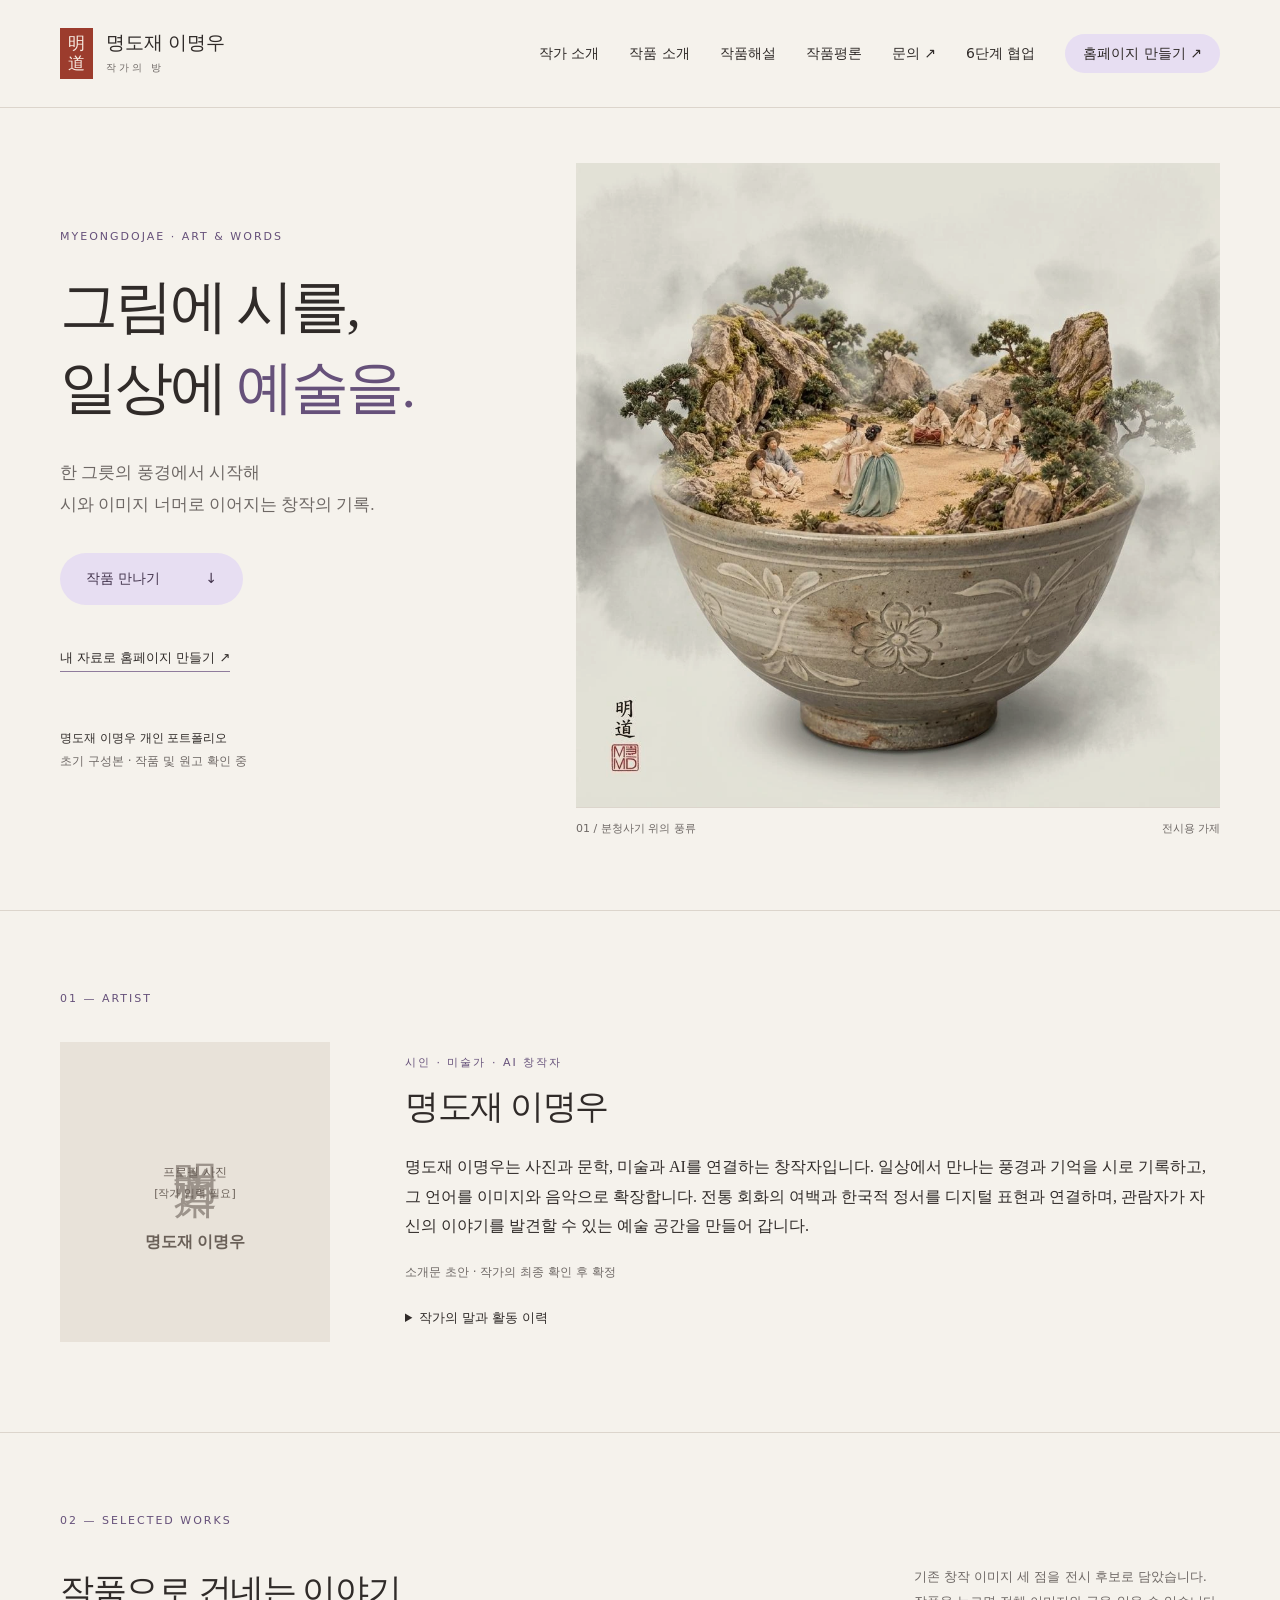
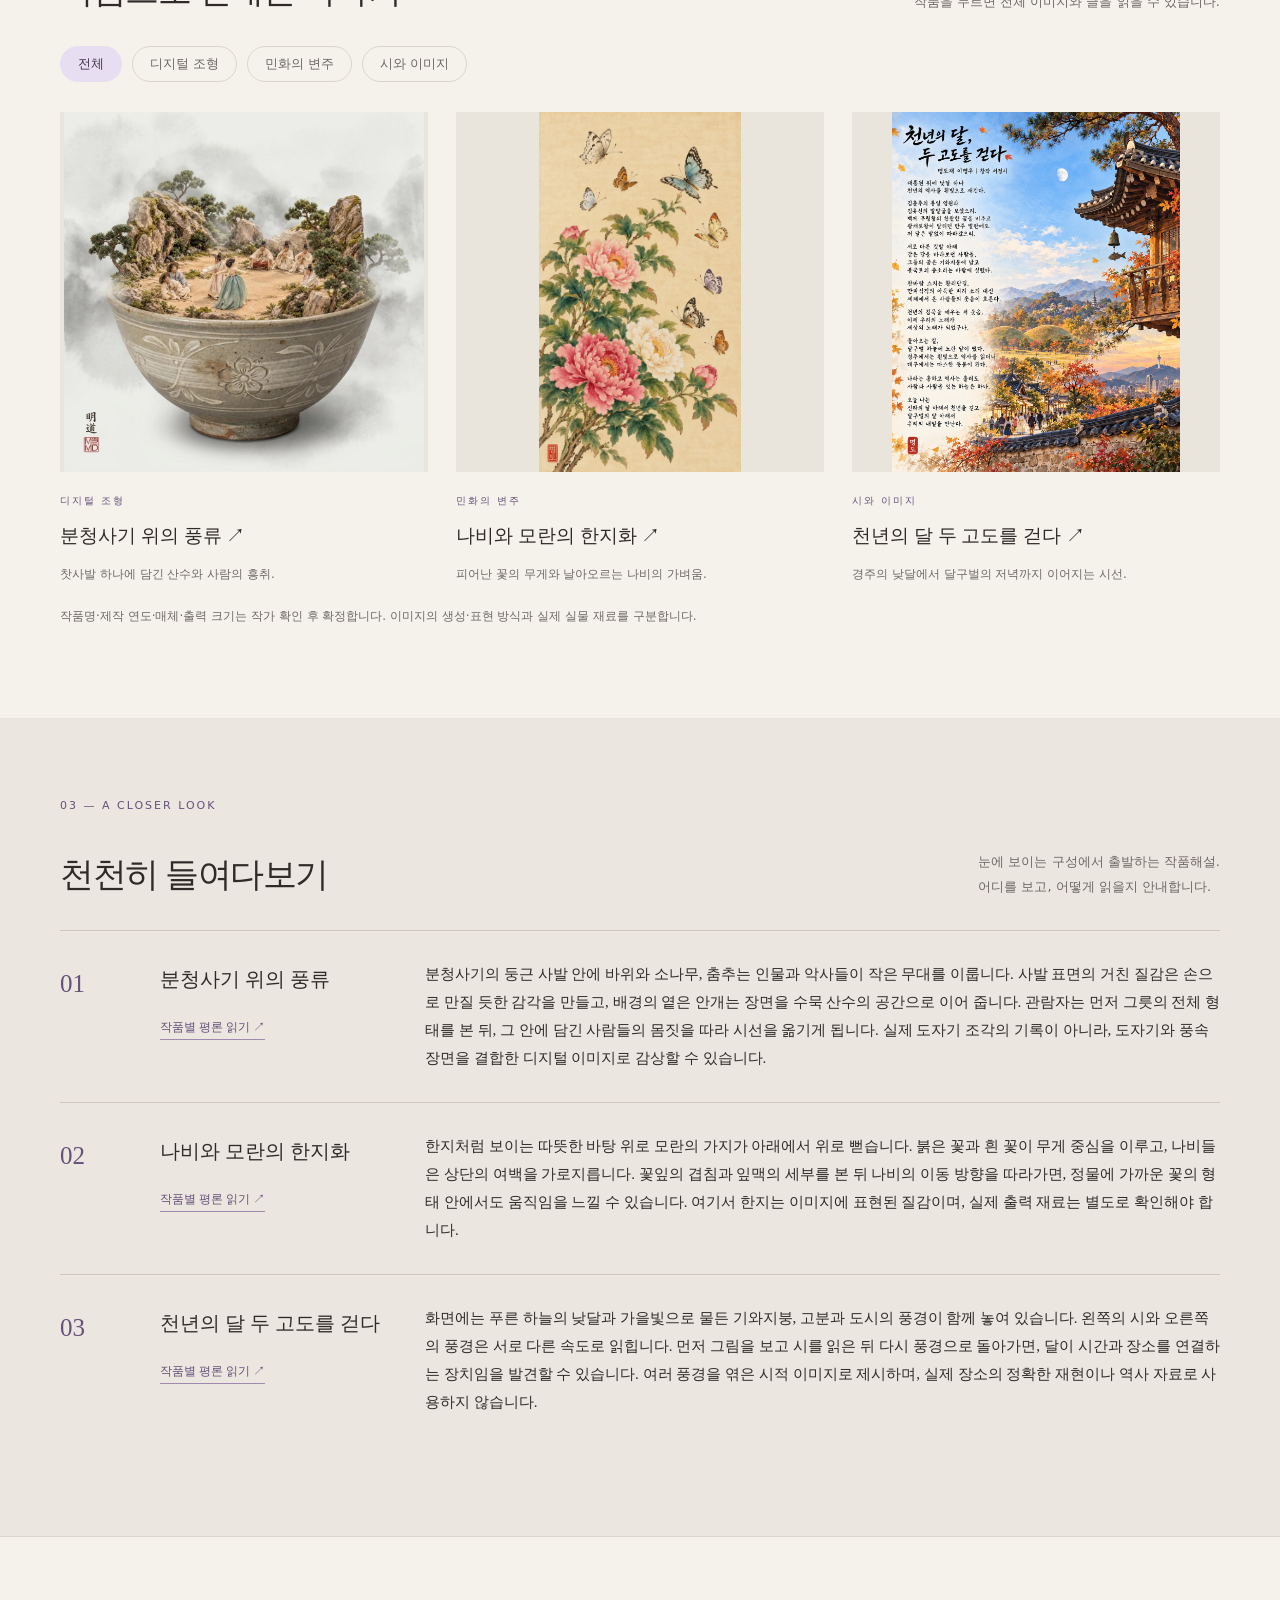
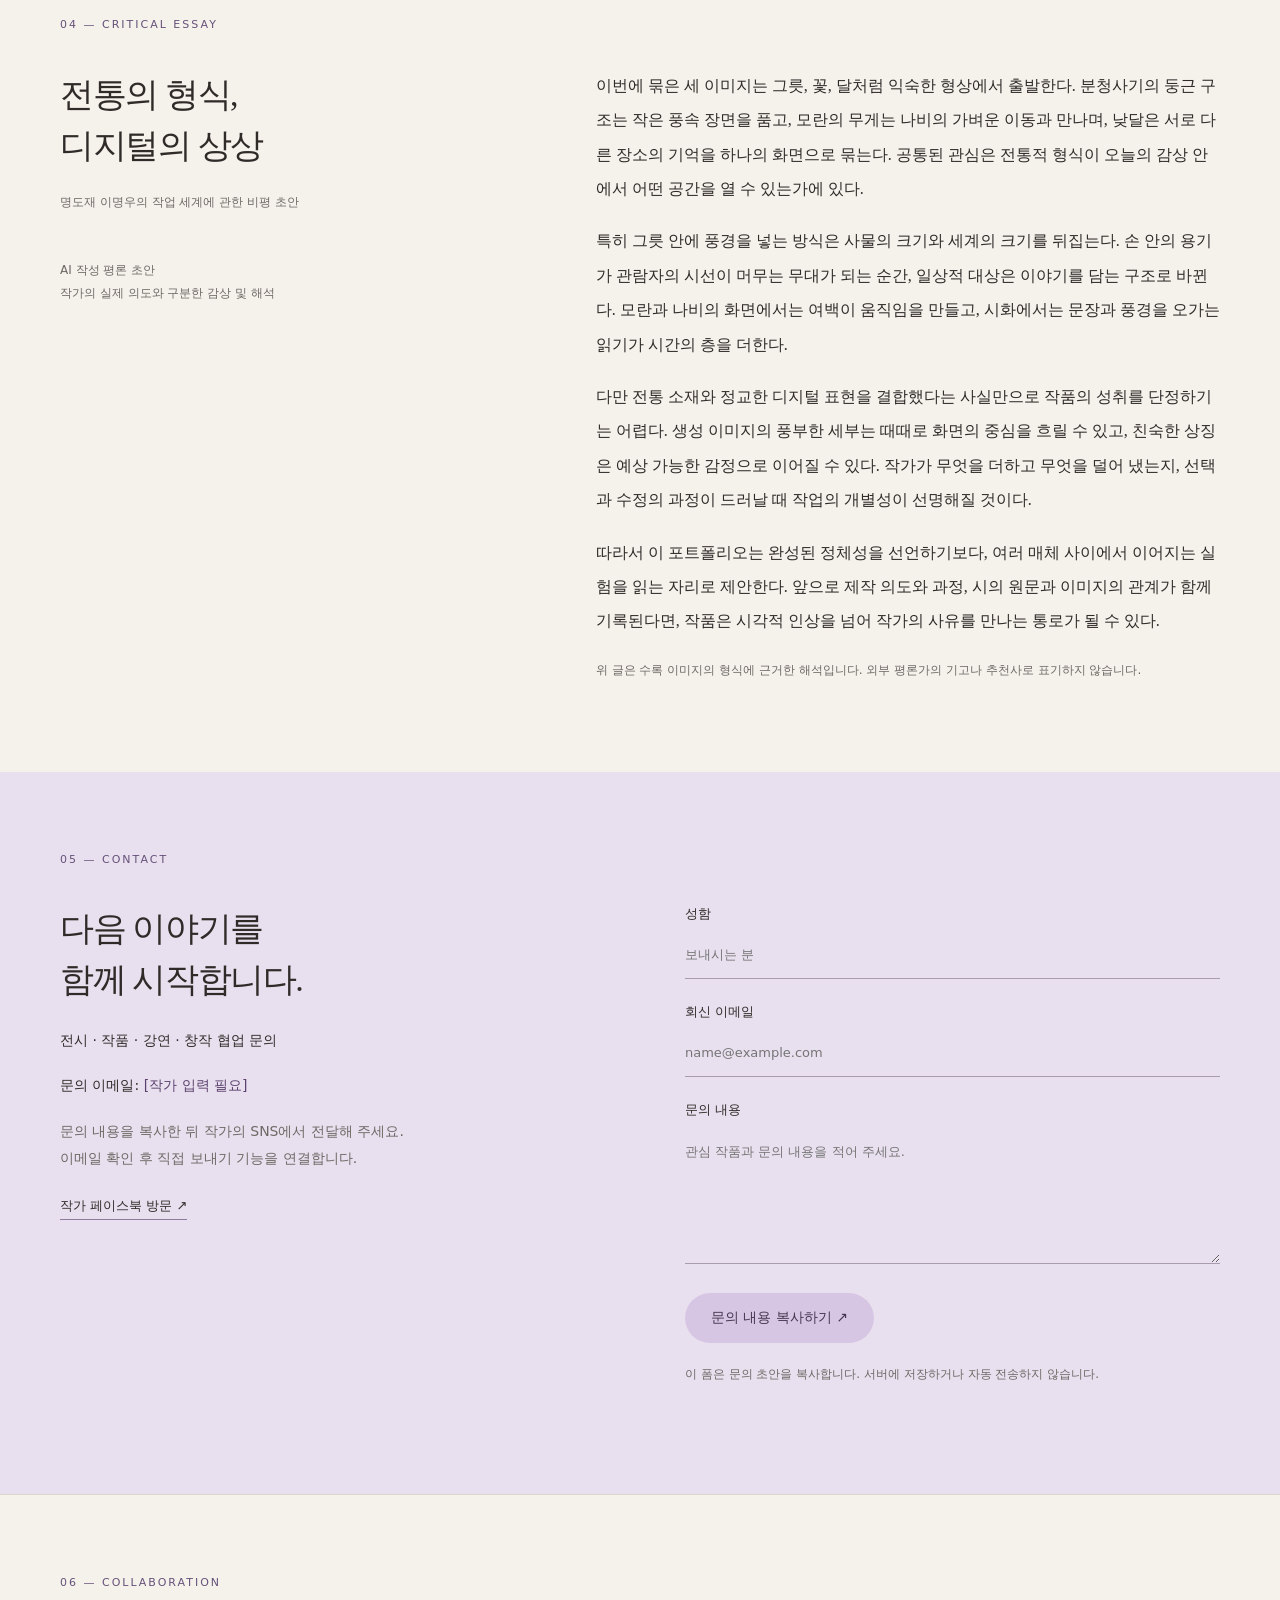
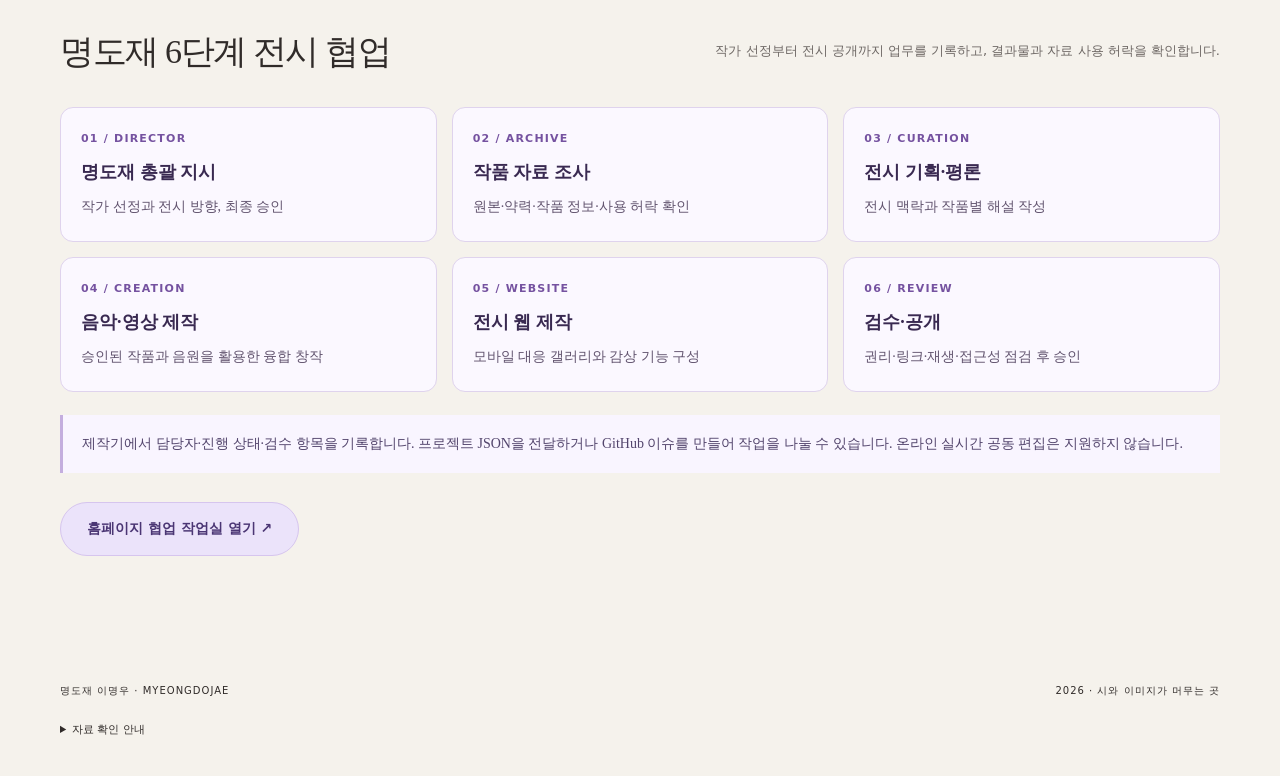
<file: index.html>
<!doctype html>
<html lang="ko"><head><meta charset="utf-8"><meta name="viewport" content="width=device-width, initial-scale=1"><title>명도재 이명우 | 작가의 방</title><meta name="description" content="명도재 이명우의 개인 포트폴리오. 작가 소개, 작품, 해설과 평론을 만나보세요."><meta property="og:title" content="명도재 이명우 작가의 방"><meta property="og:description" content="시와 이미지 사이에서 만나는 명도재 이명우의 작품 세계"><meta property="og:image" content="https://myeongdojae-lee-myeongwoo-portfolio.korea8014lee.chatgpt.site/assets/buncheong.webp"><meta name="theme-color" content="#f5f2ec"><link rel="stylesheet" href="style.css"><script src="app.js" defer></script></head>
<body><a class="skip" href="#main">본문으로 건너뛰기</a><header><a class="brand" href="#home"><span class="seal" aria-hidden="true">明<br>道</span><span>명도재 이명우<small>작가의 방</small></span></a><nav aria-label="주 메뉴"><a href="#artist">작가 소개</a><a href="#works">작품 소개</a><a href="#explanation">작품해설</a><a href="#criticism">작품평론</a><a href="#contact">문의 ↗</a><a href="#collaboration">6단계 협업</a><a href="admin/#create">홈페이지 만들기 ↗</a></nav></header>
<main id="main"><section class="hero wrap" id="home"><div class="hero-copy"><p class="eyebrow">MYEONGDOJAE · ART & WORDS</p><h1>그림에 시를,<br>일상에 <em>예술을.</em></h1><p class="intro">한 그릇의 풍경에서 시작해<br>시와 이미지 너머로 이어지는 창작의 기록.</p><a class="pill" href="#works">작품 만나기 <span>↓</span></a><p style="margin-top:18px"><a class="text-link" href="admin/#create">내 자료로 홈페이지 만들기 ↗</a></p><p class="hero-note">명도재 이명우 개인 포트폴리오<br><span>초기 구성본 · 작품 및 원고 확인 중</span></p></div><figure class="hero-art"><img src="assets/buncheong.webp" alt="분청사기 사발 속 풍속 장면과 소나무, 바위로 구성된 디지털 작품" fetchpriority="high"><figcaption><span>01 / 분청사기 위의 풍류</span><span>전시용 가제</span></figcaption></figure></section>
<section class="artist wrap section" id="artist"><div class="section-label">01 — ARTIST</div><div class="artist-layout"><div class="portrait"><span class="portrait-symbol">明道齋</span><p>프로필 사진<br><span>[작가 입력 필요]</span></p><b>명도재 이명우</b></div><div><p class="eyebrow">시인 · 미술가 · AI 창작자</p><h2>명도재 이명우</h2><p id="bio"></p><p class="muted">소개문 초안 · 작가의 최종 확인 후 확정</p><details><summary>작가의 말과 활동 이력</summary><p>작가의 말과 최종 작업 철학: [작가 입력 필요]</p><p>학력 · 경력 · 수상 · 공식 전시 이력: [검색 필요] 공식 자료와 작가 확인을 거쳐 보완합니다.</p><p>이름 표기와 대표 작품 선정 기준: [작가 입력 필요]</p></details></div></div></section>
<section class="wrap section" id="works"><div class="section-label">02 — SELECTED WORKS</div><div class="section-head"><h2>작품으로 건네는 이야기</h2><p>기존 창작 이미지 세 점을 전시 후보로 담았습니다.<br>작품을 누르면 전체 이미지와 글을 읽을 수 있습니다.</p></div><div class="filters" role="group" aria-label="작품 분야"><button class="active" data-filter="전체" aria-pressed="true">전체</button><button data-filter="디지털 조형" aria-pressed="false">디지털 조형</button><button data-filter="민화의 변주" aria-pressed="false">민화의 변주</button><button data-filter="시와 이미지" aria-pressed="false">시와 이미지</button></div><div class="works-grid" id="work-grid"></div><p class="muted">작품명·제작 연도·매체·출력 크기는 작가 확인 후 확정합니다. 이미지의 생성·표현 방식과 실제 실물 재료를 구분합니다.</p></section>
<section class="reading-band" id="explanation"><div class="wrap section"><div class="section-label">03 — A CLOSER LOOK</div><div class="section-head"><h2>천천히 들여다보기</h2><p>눈에 보이는 구성에서 출발하는 작품해설.<br>어디를 보고, 어떻게 읽을지 안내합니다.</p></div><div id="explanation-list"></div></div></section>
<section class="wrap section criticism" id="criticism"><div class="section-label">04 — CRITICAL ESSAY</div><div class="essay-layout"><div><h2>전통의 형식,<br>디지털의 상상</h2><p class="muted">명도재 이명우의 작업 세계에 관한 비평 초안</p><p class="essay-meta">AI 작성 평론 초안<br>작가의 실제 의도와 구분한 감상 및 해석</p></div><article><p>이번에 묶은 세 이미지는 그릇, 꽃, 달처럼 익숙한 형상에서 출발한다. 분청사기의 둥근 구조는 작은 풍속 장면을 품고, 모란의 무게는 나비의 가벼운 이동과 만나며, 낮달은 서로 다른 장소의 기억을 하나의 화면으로 묶는다. 공통된 관심은 전통적 형식이 오늘의 감상 안에서 어떤 공간을 열 수 있는가에 있다.</p><p>특히 그릇 안에 풍경을 넣는 방식은 사물의 크기와 세계의 크기를 뒤집는다. 손 안의 용기가 관람자의 시선이 머무는 무대가 되는 순간, 일상적 대상은 이야기를 담는 구조로 바뀐다. 모란과 나비의 화면에서는 여백이 움직임을 만들고, 시화에서는 문장과 풍경을 오가는 읽기가 시간의 층을 더한다.</p><p>다만 전통 소재와 정교한 디지털 표현을 결합했다는 사실만으로 작품의 성취를 단정하기는 어렵다. 생성 이미지의 풍부한 세부는 때때로 화면의 중심을 흐릴 수 있고, 친숙한 상징은 예상 가능한 감정으로 이어질 수 있다. 작가가 무엇을 더하고 무엇을 덜어 냈는지, 선택과 수정의 과정이 드러날 때 작업의 개별성이 선명해질 것이다.</p><p>따라서 이 포트폴리오는 완성된 정체성을 선언하기보다, 여러 매체 사이에서 이어지는 실험을 읽는 자리로 제안한다. 앞으로 제작 의도와 과정, 시의 원문과 이미지의 관계가 함께 기록된다면, 작품은 시각적 인상을 넘어 작가의 사유를 만나는 통로가 될 수 있다.</p><p class="muted">위 글은 수록 이미지의 형식에 근거한 해석입니다. 외부 평론가의 기고나 추천사로 표기하지 않습니다.</p></article></div></section>
<section class="contact-band" id="contact"><div class="wrap section"><div class="section-label">05 — CONTACT</div><div class="contact-grid"><div><h2>다음 이야기를<br>함께 시작합니다.</h2><p>전시 · 작품 · 강연 · 창작 협업 문의</p><p>문의 이메일: <span class="pending">[작가 입력 필요]</span></p><p class="muted">문의 내용을 복사한 뒤 작가의 SNS에서 전달해 주세요.<br>이메일 확인 후 직접 보내기 기능을 연결합니다.</p><a class="text-link" href="https://www.facebook.com/KOREA8014LEE/" target="_blank" rel="noopener noreferrer">작가 페이스북 방문 ↗</a></div><form id="contact-form"><label for="sender">성함</label><input id="sender" name="sender" required autocomplete="name" placeholder="보내시는 분"><label for="reply">회신 이메일</label><input id="reply" name="reply" type="email" required autocomplete="email" placeholder="name@example.com"><label for="message">문의 내용</label><textarea id="message" name="message" rows="5" required placeholder="관심 작품과 문의 내용을 적어 주세요."></textarea><button type="submit" class="pill">문의 내용 복사하기 ↗</button><p class="muted">이 폼은 문의 초안을 복사합니다. 서버에 저장하거나 자동 전송하지 않습니다.</p><p id="form-status" role="status"></p></form></div></div></section>
<section class="wrap section collab-intro" id="collaboration" aria-labelledby="collab-intro-title">
<div class="section-label">06 — COLLABORATION</div>
<div class="section-head"><h2 id="collab-intro-title">명도재 6단계 전시 협업</h2><p>작가 선정부터 전시 공개까지 업무를 기록하고, 결과물과 자료 사용 허락을 확인합니다.</p></div>
<div class="collab-steps">
<article><span>01 / DIRECTOR</span><h3>명도재 총괄 지시</h3><p>작가 선정과 전시 방향, 최종 승인</p></article>
<article><span>02 / ARCHIVE</span><h3>작품 자료 조사</h3><p>원본·약력·작품 정보·사용 허락 확인</p></article>
<article><span>03 / CURATION</span><h3>전시 기획·평론</h3><p>전시 맥락과 작품별 해설 작성</p></article>
<article><span>04 / CREATION</span><h3>음악·영상 제작</h3><p>승인된 작품과 음원을 활용한 융합 창작</p></article>
<article><span>05 / WEBSITE</span><h3>전시 웹 제작</h3><p>모바일 대응 갤러리와 감상 기능 구성</p></article>
<article><span>06 / REVIEW</span><h3>검수·공개</h3><p>권리·링크·재생·접근성 점검 후 승인</p></article>
</div>
<p class="collab-notice">제작기에서 담당자·진행 상태·검수 항목을 기록합니다. 프로젝트 JSON을 전달하거나 GitHub 이슈를 만들어 작업을 나눌 수 있습니다. 온라인 실시간 공동 편집은 지원하지 않습니다.</p>
<a class="pill" href="admin/#create">홈페이지 협업 작업실 열기 ↗</a>
</section>
<footer class="wrap"><span>명도재 이명우 · MYEONGDOJAE</span><span>2026 · 시와 이미지가 머무는 곳</span><details><summary>자료 확인 안내</summary><p>소개문은 제공된 작가 정보에 기반한 초안입니다. 작품은 기존 창작 이미지를 바탕으로 구성했습니다. 작품해설과 평론은 이미지 관찰에 기반한 AI 초안입니다.</p><p>공개 자료 검색일 2026년 10월 26일. <a href="https://www.facebook.com/KOREA8014LEE/" target="_blank" rel="noopener noreferrer">작가 공개 프로필</a>은 검색 결과에서 확인했으며, 상세 이력은 공식 자료의 보완이 필요합니다.</p></details></footer></main>
<dialog id="work-dialog" aria-labelledby="dialog-title"><button class="close" type="button" aria-label="작품 상세 닫기">×</button><div id="dialog-content"></div></dialog></body></html>
</file>
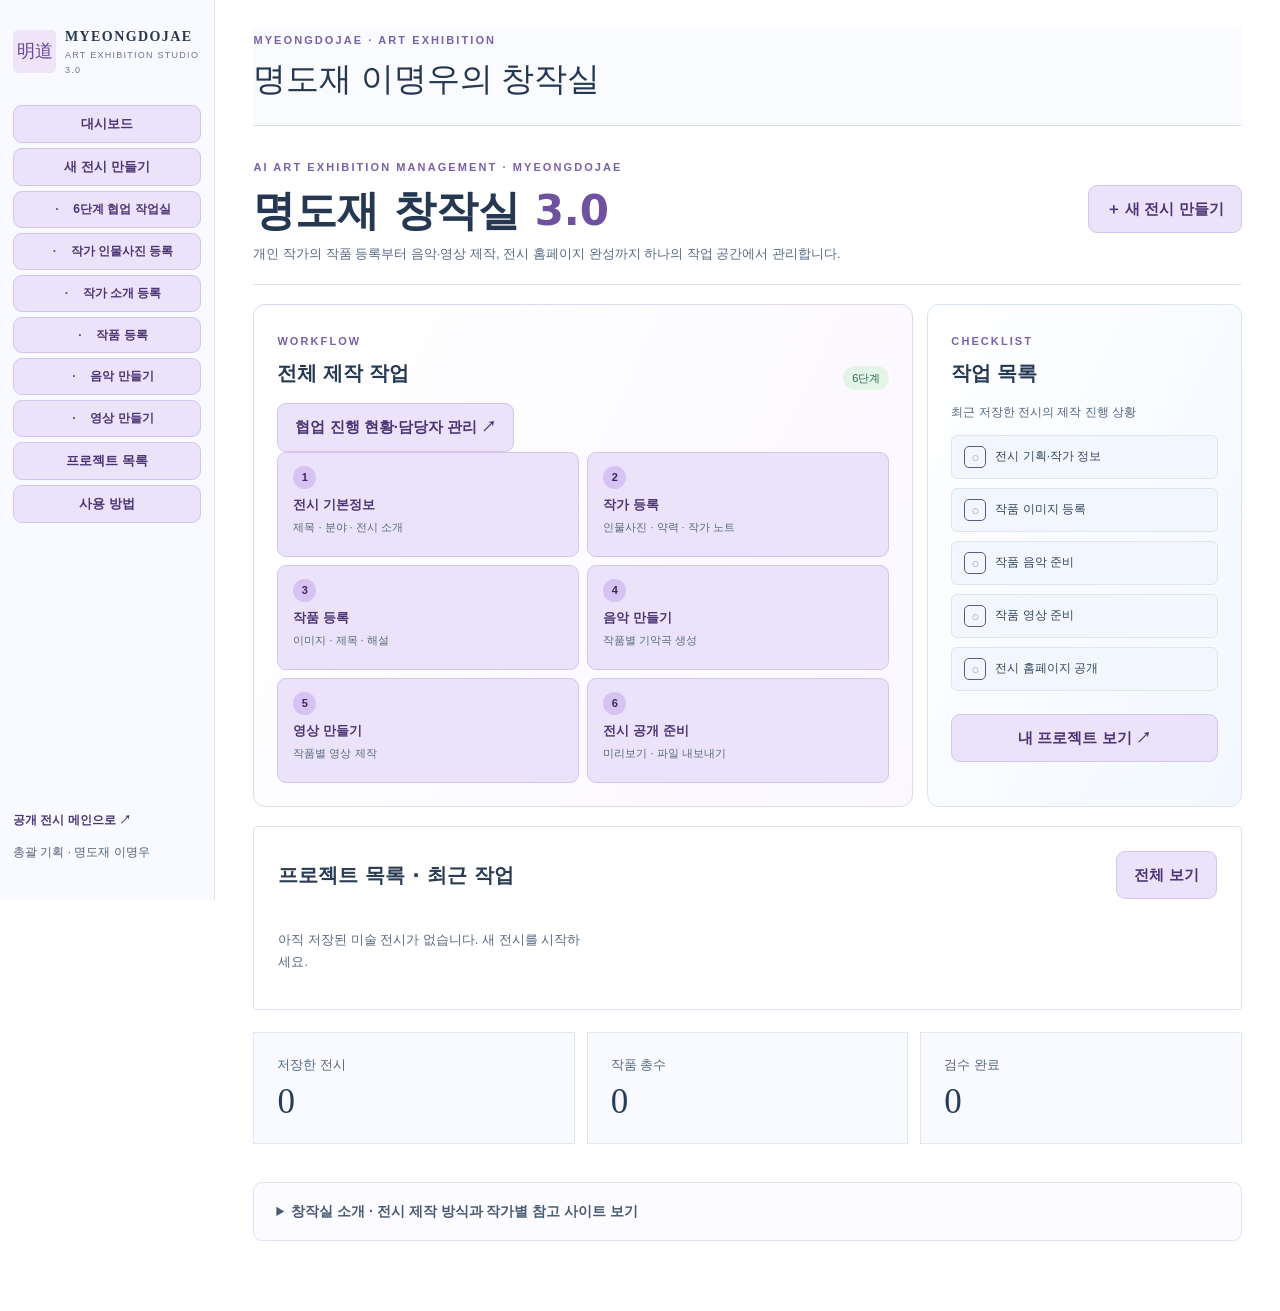
<file: admin/index.html>
<!doctype html>
<html lang="ko">
<head>
<meta charset="utf-8">
<meta name="viewport" content="width=device-width,initial-scale=1">
<meta name="theme-color" content="#ffffff">
<meta name="description" content="MYEONGDOJAE 미술작품 전시 홈페이지 제작기. 작가 약력, 작품 이미지, 작품별 설명과 음악·영상을 등록해 개인 전시관을 제작합니다.">
<meta property="og:title" content="명도재 이명우의 창작실 | 미술작품 전시 홈페이지 제작방">
<title>명도재 이명우의 창작실 | 미술작품 전시 홈페이지 제작방</title>
<link rel="stylesheet" href="./style.css?v=20261026-builder1">
<script src="./app.js?v=20261027-video1" defer></script>
<link rel="stylesheet" href="../design-system.css?v=20261026-projects1">
<script src="./collaboration.js?v=20261026-collab3" defer></script>
<script src="./starter.js?v=20261026-builder1" defer></script>
<link rel="stylesheet" href="./collaboration.css?v=20261026-collab2">
</head>
<body>
<div class="studio-layout">
<aside class="sidebar" aria-label="작업 메뉴">
  <a class="identity" href="../"><span class="seal">明道</span><span><b>MYEONGDOJAE</b><small>ART EXHIBITION STUDIO 3.0</small></span></a>
  <nav class="side-menu" aria-label="제작 메뉴">
    <button type="button" data-view="dashboard">대시보드</button>
    <button type="button" data-view="create">새 전시 만들기</button>
    <button type="button" data-view="create" data-jump="collaboration">6단계 협업 작업실</button>
    <button type="button" data-view="create" data-jump="artist-portrait">작가 인물사진 등록</button>
    <button type="button" data-view="create" data-jump="artist-optional">작가 소개 등록</button>
    <button type="button" data-view="create" data-jump="artwork-list">작품 등록</button>
    <button type="button" data-view="create" data-jump="music-controls">음악 만들기</button>
    <button type="button" data-view="create" data-jump="video-controls">영상 만들기</button>
    <button type="button" data-view="projects">프로젝트 목록</button>
    <button type="button" data-view="guide">사용 방법</button>
  </nav>
  <div class="sidebar-bottom"><a href="../">공개 전시 메인으로 ↗</a><p>총괄 기획 · 명도재 이명우</p></div>
</aside>
<main class="main">
  <header class="topbar"><div><span class="eyebrow">MYEONGDOJAE · ART EXHIBITION</span><h1 id="page-heading">명도재 이명우의 창작실</h1></div></header>

  <section class="view" id="view-dashboard">
    <section class="sonu-heading" aria-label="명도재 창작실 3.0 안내">
      <div><span class="eyebrow">AI ART EXHIBITION MANAGEMENT · MYEONGDOJAE</span><h2>명도재 창작실 <strong>3.0</strong></h2><p>개인 작가의 작품 등록부터 음악·영상 제작, 전시 홈페이지 완성까지 하나의 작업 공간에서 관리합니다.</p></div>
      <button type="button" class="primary sonu-new" data-view="create">＋ 새 전시 만들기</button>
    </section>
    <div class="sonu-overview">
      <section class="sonu-workflow" aria-label="전체 제작 작업">
        <div class="sonu-panel-head"><span class="eyebrow">WORKFLOW</span><h3>전체 제작 작업</h3><span class="sonu-tip">6단계</span></div>
        <div class="collaboration-dashboard-link"><button type="button" data-view="create" data-jump="collaboration" class="subtle">협업 진행 현황·담당자 관리 ↗</button></div>
        <div class="sonu-steps">
          <button type="button" data-view="create" data-jump="title"><span class="sonu-step-no">1</span><b>전시 기본정보</b><small>제목 · 분야 · 전시 소개</small></button>
          <button type="button" data-view="create" data-jump="artist-portrait"><span class="sonu-step-no">2</span><b>작가 등록</b><small>인물사진 · 약력 · 작가 노트</small></button>
          <button type="button" data-view="create" data-jump="artwork-list"><span class="sonu-step-no">3</span><b>작품 등록</b><small>이미지 · 제목 · 해설</small></button>
          <button type="button" data-view="create" data-jump="music-controls"><span class="sonu-step-no">4</span><b>음악 만들기</b><small>작품별 기악곡 생성</small></button>
          <button type="button" data-view="create" data-jump="video-controls"><span class="sonu-step-no">5</span><b>영상 만들기</b><small>작품별 영상 제작</small></button>
          <button type="button" data-view="create" data-jump="finish-section"><span class="sonu-step-no">6</span><b>전시 공개 준비</b><small>미리보기 · 파일 내보내기</small></button>
        </div>
      </section>
      <aside class="sonu-checklist"><span class="eyebrow">CHECKLIST</span><h3>작업 목록</h3><p>최근 저장한 전시의 제작 진행 상황</p><div class="sonu-check-row" data-stage="basic"><span class="sonu-mark" aria-hidden="true">○</span>전시 기획·작가 정보</div><div class="sonu-check-row" data-stage="art"><span class="sonu-mark" aria-hidden="true">○</span>작품 이미지 등록</div><div class="sonu-check-row" data-stage="music"><span class="sonu-mark" aria-hidden="true">○</span>작품 음악 준비</div><div class="sonu-check-row" data-stage="video"><span class="sonu-mark" aria-hidden="true">○</span>작품 영상 준비</div><div class="sonu-check-row" data-stage="published"><span class="sonu-mark" aria-hidden="true">○</span>전시 홈페이지 공개</div><button class="subtle" type="button" data-view="projects">내 프로젝트 보기 ↗</button></aside>
    </div>
    <div class="panel dashboard-panel"><div class="panel-heading"><h2>프로젝트 목록 · 최근 작업</h2><button type="button" class="subtle" data-open-projects>전체 보기</button></div><div id="recent-projects" class="project-list"></div></div>
    <div class="stats"><div><span>저장한 전시</span><b id="stat-all">0</b></div><div><span>작품 총수</span><b id="stat-works">0</b></div><div><span>검수 완료</span><b id="stat-approved">0</b></div></div>
    <details class="studio-about"><summary>창작실 소개 · 전시 제작 방식과 작가별 참고 사이트 보기</summary>
    <div class="dashboard-hero creative-room-hero">
      <span class="eyebrow">MYEONGDOJAE · LEE MYEONGWOO ART STUDIO</span>
      <h2>명도재 이명우의<br>창작실</h2>
      <p class="hero-lead">붓 끝에서 태어난 작품에 디지털 전시의 새로운 공간을 선물합니다.</p>
      <p>작가의 작품을 단순히 나열하는 것을 넘어, 작품의 탄생 배경과 조형 언어·미술평론·음악·영상을 연결해 누구나 감상할 수 있는 개인 온라인 미술관을 제작하는 공간입니다.</p>
      <div class="hero-actions"><button id="start-create" class="primary" type="button">내 미술전시 홈페이지 제작하기</button><a href="../" class="outline-link">명도재 작가 홈페이지 보기 ↗</a></div>
      <div class="room-signature">기획·제작 총괄: 명도재 이명우</div>
    </div>
    <section class="story-section" aria-label="창작실의 의미와 필요성">
      <div class="section-heading"><span class="eyebrow">WHY DIGITAL EXHIBITION?</span><h2>작품을 기록하고, 해석하고, 함께 나누는 공간</h2><p>전시장 안에서만 머물던 예술을 언제 어디서나 만날 수 있는 디지털 전시로 확장합니다.</p></div>
      <div class="why-grid">
        <article><span class="why-icon" aria-hidden="true">01</span><h3>작품의 가치와 기록</h3><p>작품명, 제작연도, 재료, 규격과 작가의 작업 세계를 체계적으로 남겨 예술적 맥락을 보존합니다.</p></article>
        <article><span class="why-icon" aria-hidden="true">02</span><h3>감상의 깊이 확장</h3><p>작품별 해설과 미술평론을 통해 색채·구도·상징을 이해하고, 음악과 영상으로 감상의 폭을 넓힙니다.</p></article>
        <article><span class="why-icon" aria-hidden="true">03</span><h3>시간과 장소를 넘어</h3><p>전시가 종료된 후에도 온라인에서 작품을 소개할 수 있는 독립 홈페이지 파일을 제작합니다.</p></article>
      </div>
    </section>
    <section class="story-section" aria-label="작가의 작품 소개">
      <div class="section-heading"><span class="eyebrow">MEET THE ARTISTS</span><h2>작가와 작품을 만나는 방법</h2><p>다음은 작품 감상 방식의 참고가 되는 기존 작가 전시관입니다. 이름을 선택하면 해당 원본 전시 페이지가 열립니다.</p></div>
      <div class="artist-showcase">
        <a href="https://sonu-kwon-dohoon.sino1000.chatgpt.site/" rel="noopener noreferrer" target="_blank" class="artist-example"><div class="artist-motif motif-water" aria-hidden="true"></div><span class="genre">WATERCOLOR</span><h3>권도훈</h3><p>수채화의 색감과 화면을 감상하고 작품에 어울리는 음악을 연결하는 방식</p><span class="visit">기존 작품 전시 보기 ↗</span></a>
        <a href="https://sonu-cha-jeongbo.sino1000.chatgpt.site/" rel="noopener noreferrer" target="_blank" class="artist-example"><div class="artist-motif motif-wood" aria-hidden="true"></div><span class="genre">WOOD SCULPTURE</span><h3>차정보</h3><p>조각의 형태와 재료, 작품 정보를 함께 소개하는 입체 작품 전시 방식</p><span class="visit">기존 작품 전시 보기 ↗</span></a>
        <a href="https://sonu-roman-review.sino1000.chatgpt.site/" rel="noopener noreferrer" target="_blank" class="artist-example"><div class="artist-motif motif-print" aria-hidden="true"></div><span class="genre">VISUAL ART</span><h3>로만 로마니신</h3><p>작가 소개와 작품 감상, 음악적 해석이 연결되는 온라인 감상 방식</p><span class="visit">기존 작품 전시 보기 ↗</span></a>
      </div>
      <p class="example-note">※ 위 카드 배경은 원작이 아닌 추상 장식이며, 작품 이미지의 복제나 실제 전시 이관을 의미하지 않습니다.</p>
    </section>
    <div class="section-heading"><div><span class="eyebrow">HOW IT WORKS</span><h2>미술 전시 제작 흐름</h2></div></div>
    <div class="flow-grid">
      <div><span>01 · 작가</span><b>작가 정보 등록</b><p>약력, 프로필, 작가 노트</p></div>
      <div><span>02 · 전시</span><b>전시 소개 작성</b><p>전시명, 기획 의도, 총평</p></div>
      <div><span>03 · 작품</span><b>작품별 이미지 입력</b><p>제목, 크기, 연도, 재료, 해설</p></div>
      <div><span>04 · 감상</span><b>음악·영상 연결</b><p>작품별 음악·영상 링크</p></div>
      <div><span>05 · 완성</span><b>미리보기·내보내기</b><p>전시 페이지 HTML 생성</p></div>
    </div>
    </details>
  </section>

  <section class="view" id="view-create">
    <div class="quick-hero">
      <span class="eyebrow">MYEONGDOJAE · ONE-CLICK EXHIBITION</span>
      <h2>작가 홈페이지 제작</h2>
      <p>① 전시 제목·작가 입력 → ② 작가 인물사진·작품 등록 → ③ <b>작품 실행</b>으로 음악이 포함된 영상 제작·자동 등록 → ④ 전시 홈페이지 완성</p>
    </div>
    <div class="quick-steps"><span>1. 전시명·작가</span><span>2. 작가 사진·작품 등록</span><span>3. 20초 촬영기법 영상 만들기</span><span>4. 전시관 완성</span></div>
    <details class="quick-help"><summary>도움말 · 작품 전시 홈페이지 만들기</summary><p>사진만 올려도 시작할 수 있습니다. 작품 정보와 작가 약력, 미술평론, Python 고화질 MP4 제작은 선택 기능입니다. 제작한 동영상은 이 브라우저에 저장되며, 전시 홈페이지를 다운로드하면 생성된 영상을 문서에 포함할 수 있습니다. 온라인 공개는 내려받은 파일을 별도 호스팅에 올려야 합니다.</p></details>
    <form id="exhibition-form" novalidate>
      <input id="project-id" type="hidden">
      <div class="form-section"><div class="form-section-header"><span>01 · EXHIBITION</span><h2>전시 기본정보</h2><p>전시 제목과 작가 이름, 작가 인물사진 등 개인 홈페이지에 표시할 정보를 입력합니다.</p></div>
        <label>전시 제목 <em>*필수</em><input id="title" maxlength="120" required placeholder="예: 자연을 바라보며, 나를 돌아보다"></label>
        <div class="artist-portrait-section" id="artist-portrait" aria-labelledby="artist-portrait-heading">
          <div class="artist-portrait-heading"><h3 id="artist-portrait-heading">작가 인물사진 등록</h3><p>인물사진을 등록한 다음 바로 아래에 작가 이름을 입력하세요. 완성된 개인 작가 홈페이지의 「작가 소개」에 사진이 표시됩니다.</p></div>
          <div class="artist-photo-layout">
            <div class="artist-photo-upload">
              <label for="portrait-upload">작가 인물사진 선택 <span class="hint">JPG · PNG · WebP (25MB 이하)</span></label>
              <input id="portrait-upload" type="file" accept="image/jpeg,image/png,image/webp" aria-describedby="portrait-help">
              <p id="portrait-help" class="helper">사진을 선택하면 미리보기가 나타납니다. 재선택하면 교체되며 「프로젝트 저장」으로 보관할 수 있습니다.</p>
              <p class="helper">개인 홈페이지에 공개해도 되는 작가 인물사진을 등록해 주세요.</p>
            </div>
            <div class="image-preview portrait-preview" id="portrait-preview" role="status" aria-live="polite">아직 작가 인물사진이 없습니다 · 사진을 선택해 주세요.</div>
          </div>
          <label class="artist-name-after-photo">작가 이름 <em>*필수</em><input id="artist" maxlength="100" required placeholder="예: 홍길동" autocomplete="name"></label>
        </div>
        <div class="field-grid">
          <label>작품 분야<select id="genre"><option>한국화</option><option>서양화</option><option>수채화</option><option>판화</option><option>조각</option><option>사진예술</option><option>공예</option><option>복합매체</option><option>기타 미술</option></select></label>
          <label>진행 상태<select id="status"><option value="기획">기획</option><option value="제작 중">제작 중</option><option value="검수">검수</option><option value="검수 완료">검수 완료</option></select></label>
        </div>
        <label>전시 부제·한 줄 소개<input id="subtitle" maxlength="180" placeholder="색과 여백, 그리고 음악의 만남"></label>
        <label>전시 소개<textarea id="summary" rows="4" maxlength="3500" placeholder="이번 전시의 주제, 배경과 특징을 소개하세요."></textarea></label>
        <label>전시 표지 이미지 <span class="hint">선택 · JPG/PNG/WebP</span><input id="cover-upload" type="file" accept="image/jpeg,image/png,image/webp"><div class="image-preview" id="cover-preview">표지 이미지 미등록 · 기본 배경 적용</div></label>
      </div>

      <details class="form-section optional-details" id="artist-optional"><summary>선택 사항 · 작가 소개·약력·작가 노트 입력</summary><div class="form-section-header"><span>ARTIST PROFILE</span><h2>작가 소개와 이력</h2><p>작가 약력, 전시 이력, 작가 노트를 입력합니다. 인물사진은 위의 「작가 인물사진 등록」에서 등록할 수 있습니다.</p></div>
        <label>작가 소개 · 약력<textarea id="biography" rows="5" maxlength="5500" placeholder="작가 소개, 학력, 전시 경력, 수상 및 주요 활동"></textarea></label>
        <label>작가 노트<textarea id="artist-note" rows="4" maxlength="5500" placeholder="작품을 통해 전하고 싶은 철학과 생각"></textarea></label>
        <label>전시 문의 · 연락처<textarea id="contact" rows="2" maxlength="1300" placeholder="공개를 허락받은 전시 문의 정보만 입력하세요."></textarea></label>
        <label>작가·전시 공식 사이트 (선택)<input id="official-url" type="url" placeholder="https://example.com"></label>
      
      </details>

      <div class="form-section"><div class="form-section-header split"><div><span>03 · ARTWORKS & MEDIA</span><h2>미술작품 등록 · 음악·영상 제작</h2><p>작품 이미지를 등록하면 음악·영상 버튼이 활성화됩니다. 음악은 피아노·바이올린·클래식 앙상블 중에서 무작위 생성되며 작품마다 곡이 달라집니다. 생성된 음악을 사용하여 작품 영상을 제작할 수 있습니다.</p></div><button id="add-artwork" type="button" class="primary">+ 작품 추가</button></div>
        <div class="batch-upload"><label for="batch-artwork-upload">▧ 작품 사진 여러 장 한 번에 올리기</label><p>JPG·PNG·WebP, 최대 20점. 제목은 파일명으로 자동 입력됩니다.</p><input id="batch-artwork-upload" type="file" accept="image/jpeg,image/png,image/webp" multiple></div>
        <div id="artwork-list" class="artwork-list"></div>
        <div id="artwork-count" class="helper">등록한 작품 0점 · 최대 20점</div>
        <details class="optional-details advanced-production" id="python-optional"><summary>고급 · Python 영상 제작, 외부 영상 URL 등록</summary>
        <section class="video-production" aria-label="파이썬 영상 제작 · 등록">
          <div class="video-production-heading"><span class="eyebrow">PYTHON · ARTWORK VIDEO PRODUCTION</span><h3>작품별 영상 제작 · 등록 관리</h3><p>작품을 등록하고 JSON을 내려받아 Python으로 MP4를 제작한 뒤, 결과 파일을 이곳에 다시 등록하세요.</p></div>
          <div class="video-stats" id="video-stats" aria-live="polite">작품 등록 0점 · 영상 제작 0점 · 공개 영상 링크 0점</div>
          <div class="video-process">
            <span>① 작품 이미지·자료 입력</span><span>② 프로젝트 JSON 저장</span><span>③ Python으로 MP4 제작</span><span>④ 결과 JSON 등록</span><span>⑤ MP4 업로드·공개 링크 연결</span>
          </div>
          <div class="video-tools">
            <button type="button" class="subtle" id="video-project-export">영상 제작용 JSON 내려받기</button>
            <a class="subtle video-document-link" href="https://github.com/mmwwoo-lab/myeongdo-8014/blob/main/tools/python-support/exhibition_video.py" target="_blank" rel="noopener noreferrer">Python 영상제작 프로그램 ↗</a>
            <a class="subtle video-document-link" href="https://github.com/mmwwoo-lab/myeongdo-8014/blob/main/tools/python-support/VIDEO_GUIDE.md" target="_blank" rel="noopener noreferrer">영상 제작 방법 보기 ↗</a>
          </div>
          <label class="video-manifest-label">Python 영상 결과 등록 (video-manifest.json)
            <input id="video-manifest-import" type="file" accept=".json,application/json">
          </label>
          <p class="helper">MP4 파일 자체는 GitHub Pages에서 자동으로 업로드되지 않습니다. 영상 폴더를 웹에 업로드하고 아래 URL을 연결해 주세요.</p>
          <label>전체 전시 영상 공개 URL (HTTPS)
            <input id="exhibition-video-url" type="url" placeholder="https://.../exhibition-film.mp4">
          </label>
          <div id="video-import-result" role="status" aria-live="polite" class="helper"></div>
        </section>
        </details>
      </div>

      <details class="form-section optional-details" id="review-optional"><summary>선택 사항 · 전문 미술평론 입력</summary><div class="form-section-header"><span>04 · CURATORIAL REVIEW</span><h2>미술평론 · 전시 안내</h2><p>전시의 예술적 의미를 전문적인 관점에서 설명합니다.</p></div>
        <label>전시 전체 미술평론<textarea id="review" rows="7" maxlength="13000" placeholder="작품 세계, 색채, 구도, 재료, 조형성, 표현 의도와 감상 포인트를 기술하세요."></textarea></label>
        
        
            </details>
      <div class="quick-finish" id="finish-section"><div><strong>내 작품 전시관 완성</strong><p>완성된 영상은 저장되며, 전시관 HTML에 음악이 포함된 동영상을 함께 넣을 수 있습니다.</p></div><div class="quick-finish-actions"><button type="button" class="primary" id="quick-preview">전시관 바로 보기</button><button type="button" class="primary" id="quick-finish">전시 홈페이지 완성 · 다운로드</button></div></div>
      <div class="quick-rights"><label class="check"><input type="checkbox" id="rights-confirm"> <span>작품 이미지와 음악·영상의 전시 이용 권한을 직접 확인했습니다.</span></label></div>
      <div class="actionbar"><button type="submit" class="primary" id="save-project">전시 프로젝트 저장</button><button type="button" class="subtle" id="preview-project">전시 홈페이지 미리보기</button><button type="button" class="subtle" id="download-html">전시 홈페이지 HTML 내려받기</button><button type="button" class="subtle" id="export-project">프로젝트 백업(JSON)</button><button type="button" class="ghost" id="new-project">새 전시 입력</button></div>

      <section class="publish-panel" aria-label="GitHub Pages 전시 홈페이지 공개">
        <div class="publish-heading"><span class="eyebrow">PUBLIC EXHIBITION · GITHUB PAGES</span><h3>완성 전시 홈페이지 공개 · 주소 복사</h3><p>명도재 GitHub Pages에 완성된 작품과 음악 포함 영상을 등록해 공개 전시 주소를 만들 수 있습니다.</p></div>
        <p class="publish-help">이 기능은 이 사이트의 소유자가 사용하는 GitHub 계정에서, 저장소 <b>mmwwoo-lab/myeongdo-8014</b>에 콘텐츠 쓰기 권한이 있는 <b>Fine-grained Personal Access Token</b>을 발급받아야 작동합니다. 전시 내용은 누구나 볼 수 있도록 공개됩니다. 토큰은 이 브라우저의 입력란에서 업로드 요청에만 사용하며 저장하지 않습니다.</p>
        <div class="publish-token-row">
          <label for="publish-token">GitHub 1회 공개용 토큰 (저장하지 않음)
            <input id="publish-token" type="password" autocomplete="off" spellcheck="false" placeholder="github_pat_...">
          </label>
          <a href="https://github.com/settings/personal-access-tokens" target="_blank" rel="noopener noreferrer" class="publish-help-link">GitHub 토큰 관리 열기 ↗</a>
        </div>
        <div class="publish-buttons">
          <button id="publish-project" type="button" class="primary">🌐 전시 홈페이지 공개 등록</button>
          <button id="copy-public-url" type="button" class="subtle" disabled>공개 주소 복사</button>
          <a id="open-public-url" target="_blank" rel="noopener noreferrer" class="outline-link" hidden>공개 전시 열어보기 ↗</a>
        </div>
        <p id="publish-status" role="status" aria-live="polite" class="publish-status">공개 등록 전입니다. 먼저 작품을 등록하고 홈페이지를 완성해 주세요.</p>
        <p class="helper">GitHub 업로드 성공 후 공개 주소를 복사할 수 있습니다. 실제 공개 반영은 GitHub Pages 배포 성공 여부에 따라 달라지므로 주소를 직접 열어 확인해 주세요. 토큰이 없다면 「전시 홈페이지 완성 · 다운로드」로 파일을 먼저 보관할 수 있습니다.</p>
        <p class="helper pages-setup-help"><strong>첫 공개 준비:</strong> 저장소 소유자가 <a href="https://github.com/mmwwoo-lab/myeongdo-8014/settings/pages" target="_blank" rel="noopener noreferrer">GitHub Pages 설정 열기 ↗</a>에서 Source를 <b>GitHub Actions</b>로 설정해야 공개 주소가 열립니다. 설정 후 <a href="https://github.com/mmwwoo-lab/myeongdo-8014/actions/workflows/deploy-pages.yml" target="_blank" rel="noopener noreferrer">배포 결과 확인 ↗</a>에서 성공 여부를 확인하세요.</p>
      </section>
      <div id="notice" class="notice" role="status" aria-live="polite"></div>
    </form>
    <div class="panel preview-panel" id="preview-panel" hidden><div class="panel-heading"><h2>개인 전시관 미리보기</h2><button type="button" class="subtle" id="hide-preview">닫기</button></div><iframe id="site-preview" title="미술작품 전시 홈페이지 미리보기" sandbox="allow-same-origin" loading="lazy"></iframe></div>
  </section>

  <section class="view" id="view-projects">
    <div class="section-heading split"><div><span class="eyebrow">SAVED EXHIBITIONS</span><h2>내 미술 전시 프로젝트</h2><p>미술 전시만 표시됩니다. 기존 문학·뉴스 데이터는 읽거나 삭제하지 않습니다.</p></div><button id="projects-new" class="primary" type="button">+ 새 전시</button></div>
    <div class="panel"><div class="tool-row"><label>상태 <select id="status-filter"><option value="전체">전체</option><option>기획</option><option>제작 중</option><option>검수</option><option>검수 완료</option></select></label><label>백업 파일 가져오기 (JSON) <input type="file" id="import-json" accept=".json,application/json"></label></div><div id="project-list" class="project-list"></div></div>
  </section>

  <section class="view" id="view-guide"><div class="section-heading"><div><span class="eyebrow">SIMPLE ART EXHIBITION</span><h2>쉽게 만드는 나만의 미술 전시관</h2></div></div>
<div class="panel guide">
<p><b>① 전시 제목과 작가 이름</b>을 입력합니다.</p>
<p><b>② 작품 사진을 등록</b>합니다. 여러 장을 한 번에 올려도 되고, 작품 카드를 하나씩 추가해도 됩니다. 작품명은 사진 파일명을 바탕으로 자동 입력되며 설명과 평론은 선택 사항입니다.</p>
<p><b>③ 음악 만들기 · 랜덤 재생성:</b> 작품 이미지를 등록한 뒤 음악 버튼을 누르면 <b>피아노 독주 · 바이올린 독주 · 클래식 앙상블</b> 중 한 가지를 무작위로 선택합니다. 작품 제목과 이미지 정보에 따라 곡의 조성·선율·반주가 달라지고, 버튼을 다시 누르면 다른 악기로 새 음악이 만들어집니다. 결과는 약 20초의 브라우저 합성 기악곡(WAV)으로, 실제 악기 녹음이나 Suno AI 작곡은 아닙니다.</p><p><b>④ 영상 만들기:</b> 「▶ 작품 실행 · 음악+영상 제작·등록」을 누르면 해당 작품에 마지막으로 생성한 음악을 사용하고, 음악이 없을 경우 랜덤으로 작곡합니다. 작품을 천천히 좌우로 움직이는 팬(Pan), 상하 틸트(Tilt), 줌 인·아웃(Zoom), 흐린 배경과 페이드 효과로 약 20초의 작품 감상 영상을 만듭니다.</p>
<p><b>⑤ 완성된 20초 영상은 이 브라우저의 IndexedDB에 저장</b>되고 프로젝트에 등록 상태가 표시됩니다. 다시 프로젝트를 열어 감상할 수 있지만 브라우저 저장소 정리나 기기 변경 시 사라질 수 있으니 동영상 파일도 내려받아 보관해 주세요.</p>
<p><b>음악 스타일 프롬프트:</b> 각 작품 카드에서 음악을 생성하면 선택된 악기에 맞는 Suno 프롬프트가 표시됩니다. 「Suno 스타일 프롬프트 복사」 버튼으로 복사해 사용하세요.</p>
<p><b>⑥ 「전시관 바로 보기」</b>로 작품 영상을 확인하고, 이용 권한에 체크한 뒤 <b>「전시 홈페이지 완성 · 다운로드」</b>를 누릅니다. 내려받는 독립 HTML 파일에는 등록된 영상이 파일 데이터로 포함되어, 방문자가 재생 버튼을 누르면 음악과 영상이 함께 재생됩니다. 영상 전체 크기가 36MB를 넘으면 별도 업로드와 URL 연결이 필요합니다.</p>
<p><b>공개 안내:</b> HTML 파일 다운로드는 온라인 게시가 아닙니다. 본인이 관리하는 웹 호스팅에 올려야 공개 주소가 생깁니다. 음악과 영상은 브라우저의 자동재생 정책 때문에 대개 사용자가 재생 버튼을 눌러야 시작됩니다.</p>
<p><b>고급 기능:</b> 작가 약력, 미술평론, 작품별 추가 데이터는 선택 입력란에서 작성하세요. 고화질 MP4 제작이나 외부 영상 불러오기는 Python 메뉴에서 사용할 수 있습니다. 기존 프로젝트는 브라우저에서 계속 편집할 수 있습니다.</p>
</div></section>
</main></div>
</body></html>
</file>
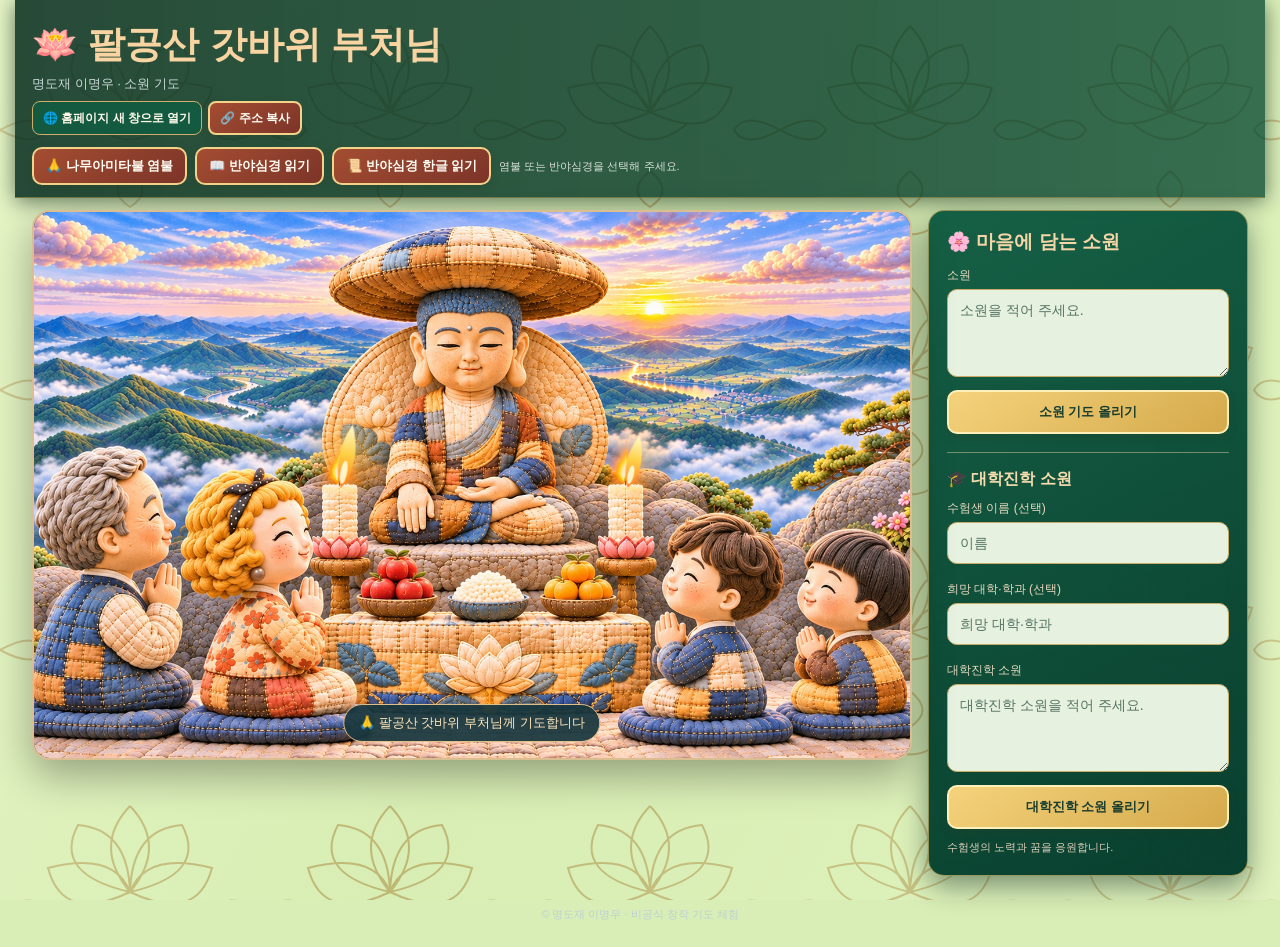
<file: gatbawi/index.html>
<!doctype html><html lang="ko"><head><meta charset="utf-8"><meta name="viewport" content="width=device-width,initial-scale=1"><title>명도재 디지털 법당으로 이동</title><meta http-equiv="refresh" content="0;url=../Gatbawi/index.html"><link rel="canonical" href="https://mmwwoo-lab.github.io/myeongdo-8014/Gatbawi/index.html"><style>body{font:18px system-ui,'Malgun Gothic';display:grid;place-items:center;min-height:100vh;background:#19353c;color:#f1e2be;text-align:center}a{color:#ffdfa8}</style></head><body><main><h1>🪷 명도재 디지털 법당</h1><p>갓바위 체험 페이지로 이동합니다.</p><a href="../Gatbawi/index.html">바로 열기</a></main></body></html>
</file>
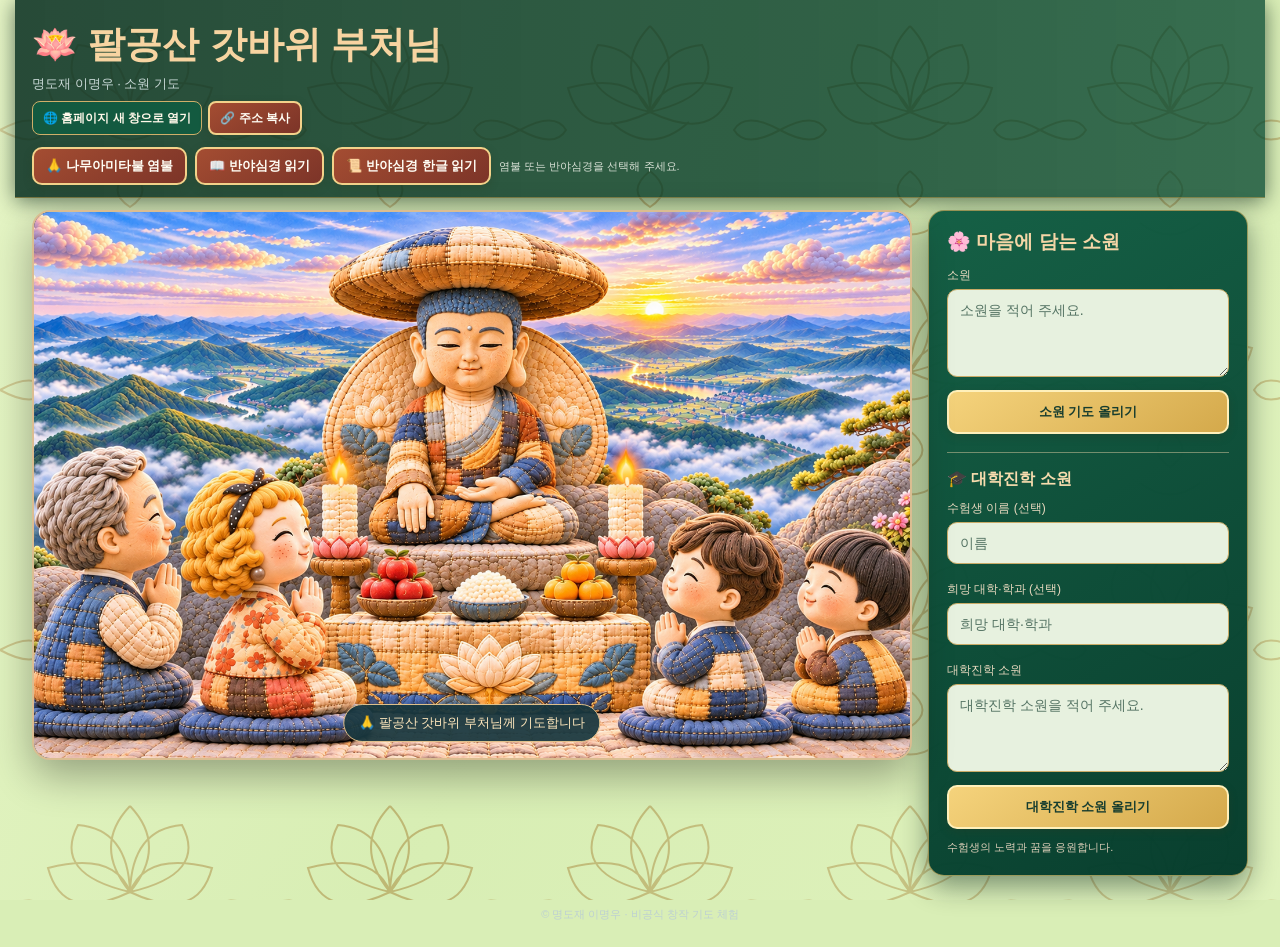
<file: Gatbawi/index.html>
<!doctype html>
<html lang="ko">
<head>
<meta charset="utf-8"><meta name="viewport" content="width=device-width,initial-scale=1">
<title>팔공산 갓바위 부처님 | 명도재 소원 기도</title>
<meta name="description" content="명도재 이명우가 제작한 팔공산 갓바위 부처님 소원 기도 앱. 가정의 평안과 가족 건강, 대학진학을 위한 기도문, 나무아미타불 염불과 반야심경을 만나보세요.">
<meta property="og:type" content="website">
<meta property="og:site_name" content="명도재 이명우 · 디지털 법당">
<meta property="og:title" content="🪷 팔공산 갓바위 부처님 소원 기도 앱 | 명도재 이명우">
<meta property="og:description" content="가정의 평안, 가족 건강, 대학진학을 위한 따뜻한 소원 기도. 나무아미타불 염불·뜻풀이·반야심경 낭독을 담은 명도재 이명우의 디지털 기도 공간입니다.">
<meta property="og:url" content="https://mmwwoo-lab.github.io/myeongdo-8014/Gatbawi/index.html">
<meta property="og:image" content="https://mmwwoo-lab.github.io/myeongdo-8014/Gatbawi/gatbawi-facebook-preview.jpg">
<meta property="og:image:secure_url" content="https://mmwwoo-lab.github.io/myeongdo-8014/Gatbawi/gatbawi-facebook-preview.jpg">
<meta property="og:image:type" content="image/jpeg">
<meta property="og:image:width" content="1200">
<meta property="og:image:height" content="630">
<meta property="og:image:alt" content="팔공산 갓바위 부처님 앞에서 가족들이 기도하는 디지털 법당 대표 이미지">
<meta property="og:locale" content="ko_KR">
<meta name="twitter:card" content="summary_large_image">
<meta name="twitter:title" content="팔공산 갓바위 부처님 소원 기도 앱 | 명도재 이명우">
<meta name="twitter:description" content="가정의 평안, 가족 건강, 대학진학을 위한 소원 기도문과 반야심경·나무아미타불 염불">
<meta name="twitter:image" content="https://mmwwoo-lab.github.io/myeongdo-8014/Gatbawi/gatbawi-facebook-preview.jpg">
<style>
:root{font-family:"Malgun Gothic","Apple SD Gothic Neo",sans-serif;color:#fff2dc;background:#c2dca6}
*{box-sizing:border-box}
body{margin:0;min-height:100vh;background-color:#c2dca6;background-image:linear-gradient(115deg,rgba(239,251,217,.24),rgba(190,224,166,.08) 50%,rgba(145,187,113,.11)),url("data:image/svg+xml,%3Csvg%20xmlns%3D%22http%3A%2F%2Fwww.w3.org%2F2000%2Fsvg%22%20width%3D%22260%22%20height%3D%22260%22%20viewBox%3D%220%200%20260%20260%22%3E%3Cg%20fill%3D%22none%22%20stroke%3D%22%23deb45c%22%20stroke-width%3D%221.8%22%20stroke-linecap%3D%22round%22%20stroke-linejoin%3D%22round%22%20opacity%3D%22.60%22%3E%3Cpath%20d%3D%22M130%2027C103%2049%2098%2082%20130%20112C162%2082%20157%2049%20130%2027Z%22%2F%3E%3Cpath%20d%3D%22M130%2043C112%2058%20112%2080%20130%20100C148%2080%20148%2058%20130%2043Z%22%2F%3E%3Cpath%20d%3D%22M130%20111C88%20104%2068%2074%2082%2045C115%2044%20136%2073%20130%20111ZM130%20111C172%20104%20192%2074%20178%2045C145%2044%20124%2073%20130%20111Z%22%2F%3E%3Cpath%20d%3D%22M130%20111C93%20136%2057%20118%2051%2086C88%2069%20120%2080%20130%20111ZM130%20111C167%20136%20203%20118%20209%2086C172%2069%20140%2080%20130%20111Z%22%2F%3E%3Cpath%20d%3D%22M104%20116Q130%20144%20156%20116M91%20121Q130%20158%20169%20121%22%2F%3E%3Cpath%20d%3D%22M0%200Q60%2018%2077%200M183%200Q199%2018%20260%200M0%20260Q60%20242%2077%20260M183%20260Q199%20242%20260%20260%22%2F%3E%3Cpath%20d%3D%22M18%20165q14-21%2031-1q16-10%2027%204q-10%2013-25%207q-17%2017-33-10ZM242%20165q-14-21-31-1q-16-10-27%204q10%2013%2025%207q17%2017%2033-10Z%22%2F%3E%3Cpath%20d%3D%22M130%20172q-17%2015%200%2030q17-15%200-30ZM112%20187q-22%203-9%2021q17%202%2027-6q10%208%2027%206q13-18-9-21%22%2F%3E%3Cpath%20d%3D%22M0%20130q28-11%2041%200q-13%2011-41%200ZM260%20130q-28-11-41%200q13%2011%2041%200Z%22%2F%3E%3Cpath%20d%3D%22M130%20214v39M101%20229q29%2018%2058%200M130%200v20%22%2F%3E%3C%2Fg%3E%3Cg%20fill%3D%22%23d9a650%22%20opacity%3D%22.35%22%3E%3Ccircle%20cx%3D%22130%22%20cy%3D%22130%22%20r%3D%223%22%2F%3E%3Ccircle%20cx%3D%220%22%20cy%3D%22130%22%20r%3D%222%22%2F%3E%3Ccircle%20cx%3D%22260%22%20cy%3D%22130%22%20r%3D%222%22%2F%3E%3C%2Fg%3E%3C%2Fsvg%3E");background-size:cover,260px 260px;background-repeat:no-repeat,repeat;background-attachment:fixed,fixed}
header{border-bottom:1px solid #caa14c80;background:linear-gradient(90deg,rgba(0,40,27,.83),rgba(0,67,45,.75));box-shadow:0 3px 20px #001d1399}
.scene{box-shadow:0 15px 42px #001f1799}
.panel{background:linear-gradient(160deg,rgba(0,53,38,.96),rgba(0,42,33,.96))!important;border:1px solid #ddba68a8!important;box-shadow:0 10px 28px #001f1877}
button{border-color:#d8b467!important;background-color:#134e3c;color:#ffefce}
button:hover{background-color:#24674c}
footer{color:#f1dfb4}
@media(max-width:550px){body{background-size:cover,180px 180px;background-attachment:scroll,scroll}}

header{max-width:1250px;margin:auto;padding:20px 17px 12px}h1{font-size:clamp(24px,3.5vw,37px);margin:0 0 5px;color:#f7d4a1}header p{font-size:13px;margin:0;color:#c9d9d7}.chant-controls{display:flex;flex-wrap:wrap;align-items:center;gap:8px;margin-top:12px}.chant-controls button{padding:8px 12px}.chant-controls small{font-size:11px;color:#d9e1d6}
main{max-width:1250px;margin:auto;padding:12px 17px 26px;display:grid;grid-template-columns:minmax(0,1fr) 320px;align-items:start;gap:16px}
.scene{position:relative;border:2px solid #dabd91;border-radius:18px;overflow:hidden;background:#173740;aspect-ratio:16/10;min-width:0;box-shadow:0 15px 42px #0005}
.scene>img{width:100%;height:100%;object-fit:cover;display:block}
.summit-prayer{position:absolute;left:50%;bottom:16px;transform:translateX(-50%);width:max-content;max-width:92%;border-radius:24px;background:#193840ee;color:#ffe8bd;padding:9px 15px;font-size:13px;text-align:center;border:1px solid #debf8a;pointer-events:none}
.prayer-card{position:absolute;right:1.7%;top:8%;width:min(41%,355px);max-height:76%;overflow:auto;background:linear-gradient(135deg,#183a44f5,#315254f5);padding:16px;border-radius:16px;border:1px solid #ead09e;box-shadow:0 10px 30px #09222a99}
.prayer-card[hidden]{display:none!important}
.prayer-card.sutra-mode{top:5%;max-height:88%;overflow-y:auto;scrollbar-width:thin;scrollbar-color:#d9ba85 #214148}
.prayer-card.sutra-mode h3{font-size:18px;text-align:center;margin-bottom:14px}
.prayer-card.sutra-mode .tts-controls,.prayer-card.sutra-mode .tts-status,.prayer-card.chant-mode .tts-controls,.prayer-card.chant-mode .tts-status{display:none}
.prayer-card.chant-mode{top:9%;max-height:79%;overflow-y:auto}
.prayer-card.chant-mode h3{text-align:center;font-size:19px}
.prayer-card.chant-mode #prayerText{line-height:1.95;white-space:normal;word-break:keep-all}
.prayer-card.chant-mode .chant-phrase{font-size:21px;font-weight:750;text-align:center;margin:15px 0 20px;border-bottom:1px solid #c6a45f;padding-bottom:15px;color:#18543d}
.chant-explanation{margin:12px 0;font-size:14px;line-height:1.85}
.prayer-card.sutra-mode #prayerText{margin:0;font-size:14px;line-height:1.95;white-space:normal;word-break:keep-all;overflow-wrap:break-word}
.sutra-line{margin:0 0 15px;padding:6px 4px;border-radius:7px;text-align:left}
.sutra-line.is-reading{background:rgba(247,211,151,.15);color:#ffe4ae;box-shadow:inset 3px 0 #e5c184;padding-left:10px}
.sutra-line:first-child{text-align:center;font-weight:700;color:#f4d9a5}
.prayer-card h3{font-size:16px;line-height:1.4;color:#f5d6a5;margin:0 0 10px}.prayer-card p{font-size:14px;line-height:1.7;white-space:pre-wrap;overflow-wrap:anywhere;margin:11px 0 0}
.tts-controls{display:flex;flex-wrap:wrap;gap:5px}.tts-controls button{padding:8px 9px;font-size:11px}.tts-status{font-size:11px;color:#f0dac0;margin-top:7px}
.side{display:flex;flex-direction:column}.panel{border:1px solid #d9c4a277;border-radius:16px;padding:18px;background:#23424bb5}
.panel h2{font-size:19px;margin:0 0 12px;color:#f5d6a7}
.panel h3{font-size:16px;color:#f8dcae;margin:0 0 10px}
textarea,input{width:100%;border:1px solid #d1b48b;border-radius:10px;background:#132f37;color:#fff5e6;padding:12px;font:inherit;font-size:14px}
textarea{resize:vertical;min-height:88px}input{margin-bottom:9px}.panel label{display:block;font-size:12px;color:#e8d9bf;margin:8px 0 5px}
button{cursor:pointer;border-radius:10px;border:1px solid #d2b991;background:#284950;color:#fff1d7;padding:11px 12px;font:inherit;font-size:13px;font-weight:700}
button:hover{background:#416a70}button:focus-visible{outline:3px solid #ffdf91;outline-offset:2px}.primary{background:#f0d29f;color:#1a3d46}.primary:hover{background:#ffe4b4}
.full{width:100%;margin-top:9px}.admission-wish{margin-top:18px;padding-top:16px;border-top:1px solid #dfcba37c}
.admission-help{font-size:11px;line-height:1.6;color:#ddcfb9;margin:10px 0 0}
footer{max-width:1250px;margin:auto;text-align:center;font-size:11px;color:#bdd0d1;padding:5px 16px 25px}
.toast{position:fixed;bottom:25px;left:50%;transform:translateX(-50%);background:#112a30ed;color:#ffe7c0;border:1px solid #e0be83;border-radius:24px;padding:12px 20px;z-index:20;text-align:center;max-width:90vw}
@media(max-width:880px){main{grid-template-columns:1fr}.side{max-width:100%}.scene{aspect-ratio:16/10}.prayer-card{width:min(42%,350px)}}
@media(max-width:550px){.prayer-card.sutra-mode{top:3%;max-height:91%;width:65%}.prayer-card.sutra-mode #prayerText{font-size:12px;line-height:1.85}.prayer-card.sutra-mode h3{font-size:15px}header{padding:15px}.scene{aspect-ratio:4/5}.prayer-card{right:6px;top:5%;width:60%;max-height:82%;padding:10px}.prayer-card h3{font-size:13px}.prayer-card p{font-size:12px;line-height:1.55}.tts-controls button{padding:7px;font-size:10px}.summit-prayer{font-size:11px;bottom:10px}}

/* 선명한 밝은 버튼과 2단계 밝기의 기도문 카드 */
button,.chant-controls button,.tts-controls button{
 background:linear-gradient(145deg,#f5deaa,#dfb967)!important;
 border:1px solid #fff0bb!important;
 color:#163d30!important;
 box-shadow:0 2px 7px #001e155e,inset 0 1px #fff6d5;
}
button:hover,.chant-controls button:hover,.tts-controls button:hover{
 background:linear-gradient(145deg,#fff1c9,#ecc77b)!important;
 color:#103a2c!important;
}
button[aria-pressed="true"]{
 background:linear-gradient(145deg,#c8ebcd,#87c2a2)!important;
 border-color:#f9df96!important;
 color:#133a2b!important;
}
button:focus-visible{outline:3px solid #ffe8a3;outline-offset:2px}
.prayer-card{
 background:linear-gradient(155deg,rgba(224,243,224,.98),rgba(185,219,196,.98))!important;
 border:2px solid #dfbe72!important;
 color:#183d2e!important;
 box-shadow:0 14px 32px #00251eac,inset 0 1px #ffffffbd;
 scrollbar-color:#b69550 #d5ead6;
}
.prayer-card h3,.prayer-card.sutra-mode h3{color:#165039!important}
.prayer-card p,.prayer-card.sutra-mode #prayerText{color:#17382e!important}
.prayer-card .tts-status{color:#395f4b!important}
.prayer-card .sutra-line:first-child{color:#15543c!important}
.prayer-card .sutra-line.is-reading{
 background:#f7e5b5!important;
 color:#163d2c!important;
 box-shadow:inset 4px 0 #bb9035;
}
.panel{
 background:linear-gradient(150deg,rgba(17,93,67,.98),rgba(4,59,43,.98))!important;
}
textarea,input{background:#e7f1df!important;color:#173d2c!important;border:1px solid #c9ab67!important}
textarea::placeholder,input::placeholder{color:#557464}

/* 연두색 단청 바탕, 또렷한 버튼과 상아색 메시지창 */
:root{background:#d9eeb6}
body{background-color:#d9eeb6;background-image:linear-gradient(120deg,rgba(247,255,219,.44),rgba(210,237,169,.17) 50%,rgba(233,248,200,.40)),url("data:image/svg+xml,%3Csvg%20xmlns%3D%22http%3A%2F%2Fwww.w3.org%2F2000%2Fsvg%22%20width%3D%22260%22%20height%3D%22260%22%20viewBox%3D%220%200%20260%20260%22%3E%3Cg%20fill%3D%22none%22%20stroke%3D%22%23a37e32%22%20stroke-width%3D%222%22%20opacity%3D%22.58%22%3E%3Cpath%20d%3D%22M130%2026Q92%2066%20130%20112Q168%2066%20130%2026M130%20112Q52%2094%2078%2045Q128%2049%20130%20112M130%20112Q208%2094%20182%2045Q132%2049%20130%20112M130%20112Q63%20144%2048%2088Q114%2071%20130%20112M130%20112Q197%20144%20212%2088Q146%2071%20130%20112M91%20122Q130%20157%20169%20122M130%20171Q105%20191%20130%20207Q155%20191%20130%20171M100%20223Q130%20246%20160%20223M0%20130Q35%20111%2046%20130Q35%20149%200%20130M260%20130Q225%20111%20214%20130Q225%20149%20260%20130%22%2F%3E%3C%2Fg%3E%3C%2Fsvg%3E");background-size:cover,260px 260px}
button,.chant-controls button,.tts-controls button{
 background:linear-gradient(145deg,#a44d32,#7c3428)!important;
 border:2px solid #f3d28a!important;
 color:#fffdf4!important;
 box-shadow:0 3px 9px rgba(44,58,34,.30)!important;
}
button:hover,.chant-controls button:hover,.tts-controls button:hover{background:linear-gradient(145deg,#bf6746,#943e2f)!important;color:#fff!important}
button[aria-pressed="true"]{background:linear-gradient(145deg,#244f78,#163953)!important;color:#fff!important;border-color:#e6b95c!important}
button.primary{background:linear-gradient(145deg,#f5d37c,#d4a94b)!important;color:#173d2f!important;border-color:#fff0ba!important}
button.primary:hover{background:linear-gradient(145deg,#ffe7a9,#dfb95f)!important}
.prayer-card{
 background:linear-gradient(155deg,rgba(255,252,232,.99),rgba(246,238,204,.99))!important;
 border:3px solid #b58d43!important;
 color:#233b2d!important;
 box-shadow:0 13px 37px rgba(13,40,27,.53)!important;
}
.prayer-card h3,.prayer-card.sutra-mode h3,.prayer-card.chant-mode h3{color:#245139!important}
.prayer-card p,.prayer-card #prayerText,.prayer-card.sutra-mode #prayerText,.prayer-card.chant-mode #prayerText{color:#273c2f!important}
.prayer-card.chant-mode{z-index:7;max-height:82%;overflow-y:auto}
.prayer-card.chant-mode .chant-phrase{color:#944f23!important;font-size:23px;font-weight:800;line-height:1.45}
.prayer-card.chant-mode .chant-explanation{color:#254433!important;font-size:14px;line-height:1.9}
.prayer-card .sutra-line.is-reading{background:#f7df96!important;color:#243d2e!important}

/* 스마트폰 전용: 염불 버튼과 기도 메시지창을 화면에 맞게 축소 */
@media (max-width:600px){
 html,body{overflow-x:hidden}
 header{padding:10px 12px 9px}
 header h1{font-size:clamp(20px,5.5vw,25px);line-height:1.28;margin-bottom:3px}
 header>p{font-size:11px}
 .chant-controls{display:grid;grid-template-columns:repeat(2,minmax(0,1fr));gap:5px;margin-top:8px;align-items:stretch}
 .chant-controls button{min-width:0;min-height:34px;padding:5px 6px;font-size:11px;line-height:1.35;border-radius:8px;border-width:1px!important;box-shadow:none!important}
 .chant-controls button:nth-of-type(3){grid-column:1/-1}
 .chant-controls small{grid-column:1/-1;font-size:10px;line-height:1.35}
 main{display:flex;flex-direction:column;gap:10px;padding:9px 10px 15px}
 .scene{width:100%;aspect-ratio:4/4.35;border-radius:12px;border-width:1px}
 .scene>img{object-position:center}
 .prayer-card,.prayer-card.sutra-mode,.prayer-card.chant-mode{
   position:absolute;top:5px;right:5px;left:auto;
   width:min(74%,290px);max-width:calc(100% - 10px);
   max-height:56%;height:auto;padding:8px 9px;
   border-width:2px!important;border-radius:10px;
   overflow-y:auto;overscroll-behavior:contain;
   scrollbar-width:thin;z-index:8
 }
 .prayer-card h3,.prayer-card.sutra-mode h3,.prayer-card.chant-mode h3{
   font-size:12px;line-height:1.35;margin:0 0 5px
 }
 .prayer-card p,.prayer-card #prayerText,.prayer-card.sutra-mode #prayerText,.prayer-card.chant-mode #prayerText{
   font-size:11.5px;line-height:1.55;overflow-wrap:anywhere
 }
 .prayer-card p{margin-top:6px}
 .prayer-card .sutra-line{margin:0 0 7px;padding:2px 3px}
 .prayer-card.chant-mode .chant-phrase{font-size:15px;margin:5px 0 7px;padding-bottom:5px}
 .prayer-card.chant-mode .chant-explanation{font-size:11px;line-height:1.5;margin:5px 0}
 .tts-controls{gap:3px}
 .tts-controls button{padding:5px 6px;font-size:10px;line-height:1.2;border:1px solid #d4b675!important;border-radius:7px}
 .tts-status{font-size:10px;margin-top:4px;line-height:1.3}
 .summit-prayer{bottom:6px;font-size:10px;padding:5px 9px;max-width:96%;line-height:1.3}
 .panel{padding:12px;border-radius:11px}
 .panel h2{font-size:16px;margin-bottom:7px}
 .panel h3{font-size:14px;margin-bottom:6px}
 .panel label{font-size:11px;margin:6px 0 3px}
 textarea,input{min-height:0;padding:8px 10px;font-size:13px;border-radius:8px}
 textarea{min-height:58px}
 input{margin-bottom:5px}
 button.primary.full{padding:8px 10px;font-size:12px;margin-top:7px;min-height:35px}
 .admission-wish{margin-top:11px;padding-top:10px}
 .admission-help{font-size:10px;margin:6px 0 0}
 footer{font-size:10px;padding:3px 10px 15px}
}
@media(max-width:360px){
 .chant-controls button{font-size:10px;padding:5px 4px}
 .prayer-card,.prayer-card.sutra-mode,.prayer-card.chant-mode{width:78%;max-height:53%;padding:7px}
 .prayer-card h3,.prayer-card.sutra-mode h3,.prayer-card.chant-mode h3{font-size:11px}
}

/* 대학진학 기도문 아래 2025학년도 입시 참고 안내 */
.admission-stats{margin-top:12px;padding:10px;border-top:1px solid #b58d43;background:rgba(255,251,224,.9);border-radius:8px;color:#283e31;font-size:12px;line-height:1.65}
.admission-stats strong{display:block;font-size:12px;color:#245139;margin-bottom:5px}
.admission-stats p{font-size:12px!important;line-height:1.6!important;margin:4px 0 6px!important;color:#283e31!important}
.admission-stats a{display:inline-block;padding:6px 9px;margin:3px 6px 0 0;border:1px solid #b58d43;border-radius:7px;color:#154b3c;background:#fff7d6;font-weight:700;text-decoration:none;font-size:11px}
@media(max-width:600px){.admission-stats{margin-top:7px;padding:7px;font-size:10.5px}.admission-stats strong{font-size:11px}.admission-stats p{font-size:10.5px!important;line-height:1.5!important}.admission-stats a{font-size:10px;padding:5px 6px}}
/* 소리가 나지 않을 때 크롬 연결 및 주소 복사 */
.prayer-browser-actions{display:flex;flex-wrap:wrap;gap:6px;margin:8px 0}
.prayer-browser-actions a,.prayer-browser-actions button{display:inline-flex;align-items:center;justify-content:center;min-height:34px;padding:6px 10px;border-radius:8px;border:1px solid #cfaf69;font-size:12px;text-decoration:none;font-weight:600;line-height:1.4;background:#135a40;color:#fff8e9;cursor:pointer}
.prayer-browser-actions a:hover,.prayer-browser-actions button:hover{background:#207652}
.prayer-browser-actions small{align-self:center;color:#fff0c2;font-size:11px}
.prayer-browser-help strong{font-weight:700}
@media(max-width:600px){.prayer-browser-actions a,.prayer-browser-actions button{font-size:11px;min-height:32px;padding:6px 8px}}

.prayer-browser-help[hidden]{display:none!important}
.prayer-browser-help{margin:9px 0;padding:9px 10px;background:#fff6df;color:#244837;border:1px solid #d1ae66;border-radius:9px;font-size:12px;line-height:1.6}
.prayer-browser-help p{margin:0 0 7px}
.prayer-browser-help button{font-size:12px;padding:7px 12px;border-radius:8px;background:#165c43;color:#fff7e8}
@media(max-width:600px){.prayer-browser-help{font-size:11px;padding:7px}.prayer-browser-help button{font-size:11px}}
</style></head>
<body>
<header><h1>🪷 팔공산 갓바위 부처님</h1><p>명도재 이명우 · 소원 기도</p><nav class="prayer-browser-actions" aria-label="브라우저 및 기도문 음성 지원">
<a id="openPrayerChrome" class="prayer-chrome-link" href="https://mmwwoo-lab.github.io/myeongdo-8014/Gatbawi/index.html" target="_blank" rel="noopener noreferrer">🌐 크롬으로 열기</a>
<button type="button" id="copyPrayerLink">🔗 주소 복사</button>
<small id="copyPrayerStatus" role="status" aria-live="polite"></small>
</nav><div class="chant-controls" aria-label="나무아미타불 염불"><button id="bgStart" type="button" aria-pressed="false">🙏 나무아미타불 염불</button><button id="heartStart" type="button" aria-pressed="false">📖 반야심경 읽기</button><button id="heartKoreanStart" type="button" aria-pressed="false">📜 반야심경 한글 읽기</button><small id="bgStatus" role="status" aria-live="polite">염불 또는 반야심경을 선택해 주세요.</small></div></header>
<main>
<section class="scene" aria-label="팔공산 갓바위 부처님 기도 그림">
<img src="./퀼트 산사에서 맞이한 평온한 아침.png" alt="팔공산 갓바위 부처님 앞에서 기도하는 가족들" onerror="this.alt='이미지를 불러오지 못했습니다';">
<div class="summit-prayer" id="summitPrayer">🙏 팔공산 갓바위 부처님께 기도합니다</div>
<section id="prayerCard" class="prayer-card" aria-label="소원 기도문" hidden>
<h3 id="prayerHeading">🪷 팔공산 갓바위 부처님 소원 기도문</h3>
<div class="tts-controls"><button id="readPrayer" type="button">🔊 읽어주기</button><button id="stopPrayer" type="button">■ 정지</button><button id="hidePrayer" type="button">✕ 사라지기</button></div>
<div class="tts-status" id="prayerAudioStatus" role="status" aria-live="polite">읽어주기를 눌러보세요.</div>

<div id="prayerBrowserHelp" class="prayer-browser-help" hidden>
<p id="prayerBrowserMessage">기도문 소리가 재생되지 않으면 크롬으로 다시 열어 주세요.</p>
<p>일부 앱 내부 브라우저는 크롬 자동 실행을 차단합니다. 그럴 때는 <strong>주소 복사</strong>를 누른 뒤 크롬 주소창에 붙여넣어 주세요.</p>
</div>
<div id="prayerText"></div>
<div id="admissionStats" class="admission-stats" aria-label="2025학년도 대학 입시 성적 참고" hidden></div>
</section>
</section>
<aside class="side"><section class="panel">
<h2>🌸 마음에 담는 소원</h2>
<label for="wish">소원</label><textarea id="wish" maxlength="300" placeholder="소원을 적어 주세요."></textarea>
<button id="wishBtn" type="button" class="primary full">소원 기도 올리기</button>
<div class="admission-wish"><h3>🎓 대학진학 소원</h3>
<label for="admissionName">수험생 이름 (선택)</label><input id="admissionName" maxlength="20" placeholder="이름">
<label for="admissionSchool">희망 대학·학과 (선택)</label><input id="admissionSchool" maxlength="70" placeholder="희망 대학·학과">
<label for="admissionWish">대학진학 소원</label><textarea id="admissionWish" maxlength="300" placeholder="대학진학 소원을 적어 주세요."></textarea>
<button id="admissionBtn" type="button" class="primary full">대학진학 소원 올리기</button>
<p class="admission-help">수험생의 노력과 꿈을 응원합니다.</p>
</div></section></aside>
</main>
<footer>© 명도재 이명우 · 비공식 창작 기도 체험</footer>
<script>

(function(){
const $=id=>document.getElementById(id);
function toast(message){document.querySelector('.toast')?.remove();let el=document.createElement('div');el.className='toast';el.textContent=message;document.body.appendChild(el);setTimeout(()=>el.remove(),2800)}
function createWishMessage(wish){
 const clean=wish.replace(/\s+/g,' ').trim();
 const themes=[
  {re:/건강|질병|병원|치료|수술|회복|아프|쾌유|무병/,text:'아픈 몸과 지친 마음에 평안이 깃들고, 필요한 돌봄과 치료의 인연이 이어지기를 발원합니다.'},
  {re:/시험|합격|공부|취업|진학|수능|학업/,text:'배우고 준비하는 매 순간에 지혜와 집중력이 함께하고, 쌓아 온 노력이 뜻깊은 결실로 이어지기를 발원합니다.'},
  {re:/가족|부모|아버지|어머니|자녀|손주|아이|남편|아내/,text:'사랑하는 가족이 서로를 아끼고 보듬으며, 날마다 건강과 따뜻한 웃음을 나누기를 발원합니다.'},
  {re:/사업|돈|재물|직장|경제|빚|장사/,text:'삶의 무게를 감당할 지혜와 용기가 생기고, 정직한 노력에 좋은 기회와 든든한 인연이 함께하기를 발원합니다.'},
  {re:/불안|걱정|슬픔|외로|힘들|우울|두려|상처/,text:'근심은 조금씩 가벼워지고, 지친 마음에 쉼과 위로가 찾아오며, 스스로를 아끼는 힘이 자라기를 발원합니다.'},
  {re:/사랑|인연|결혼|화해|친구|관계/,text:'서로의 마음을 존중하는 인연을 만나고, 미움보다 이해를, 다툼보다 따뜻한 대화를 선택하기를 발원합니다.'}
 ];
 const theme=themes.find(x=>x.re.test(clean));
 // 내용 중 핵심을 짧게 인용하되 전체 기도문은 200자 이내로 유지합니다.
 const subject=clean.length>37?clean.slice(0,37).replace(/[\s,.;]+$/,'')+'…':clean;
 const intro='팔공산 갓바위 부처님 전에 두 손 모아 발원합니다. ';
 const personal='“'+subject+'”라는 간절한 마음을 올립니다. ';
 const middle=theme?theme.text:'소중히 품은 바람을 향해 바른 마음과 작은 실천을 이어 갈 지혜와 용기를 발원합니다.';
 const close=' 모든 생명이 평안하고, 오늘의 선한 마음이 내일의 희망이 되게 하소서. 나무아미타불.';
 const available=200-intro.length-personal.length-close.length;
 return intro+personal+middle.slice(0,Math.max(0,available))+close;
}
const bg={active:false,token:0,timer:null,utterance:null,audio:null};
const heart={active:false,token:0,utterance:null,audio:null,mode:null};
const heartLines=[
'마하반야바라밀다심경',
'관자재보살 행심반야바라밀다시, 조견오온개공 도일체고액.',
'사리자 색불이공 공불이색, 색즉시공 공즉시색, 수상행식 역부여시.',
'사리자 시제법공상 불생불멸 불구부정 부증불감.',
'시고 공중무색 무수상행식, 무안이비설신의 무색성향미촉법.',
'무안계 내지 무의식계, 무무명 역무무명진, 내지 무노사 역무노사진.',
'무고집멸도 무지역무득, 이무소득고.',
'보리살타 의반야바라밀다고 심무가애, 무가애고 무유공포, 원리전도몽상 구경열반.',
'삼세제불 의반야바라밀다고 득아뇩다라삼먁삼보리.',
'고지반야바라밀다 시대신주 시대명주 시무상주 시무등등주.',
'능제일체고 진실불허. 고설반야바라밀다주 즉설주왈.',
'아제아제 바라아제 바라승아제 모지 사바하.'
];
const heartKoreanLines=[
'마하반야바라밀다심경 — 지혜로 저 언덕에 이르는 가르침.',
'관자재보살은 깊은 지혜의 수행을 하면서, 우리를 이루는 다섯 가지 요소가 모두 고정된 실체 없이 비어 있음을 비추어 보시고 모든 괴로움에서 벗어났습니다.',
'사리자여, 물질은 공과 다르지 않고 공은 물질과 다르지 않습니다. 물질이 곧 공이며 공이 곧 물질입니다. 느낌과 생각과 의지와 의식도 이와 같습니다.',
'사리자여, 모든 것은 공의 모습이므로 생겨나지도 사라지지도 않으며, 더럽지도 깨끗하지도 않고, 늘어나지도 줄어들지도 않습니다.',
'그러므로 공의 세계에는 물질도 없고 느낌과 생각과 의지와 의식도 없습니다.',
'눈과 귀와 코와 혀와 몸과 마음도 없으며, 빛깔과 소리와 냄새와 맛과 감촉과 마음의 대상도 없습니다.',
'눈의 세계에서 의식의 세계에 이르기까지도 없으며, 무명도 없고 무명이 다함도 없습니다. 늙음과 죽음도 없고 늙음과 죽음이 다함도 없습니다.',
'괴로움과 괴로움의 원인, 괴로움의 소멸과 그 길도 없으며, 지혜도 얻음도 없습니다. 본래 얻을 것이 없기 때문입니다.',
'보살은 이 지혜에 의지하므로 마음에 걸림이 없고, 걸림이 없으므로 두려움도 없습니다. 그릇된 꿈과 뒤바뀐 생각을 멀리 떠나 마침내 완전한 열반에 이릅니다.',
'과거와 현재와 미래의 모든 부처님도 이 지혜에 의지하여 더없이 바르고 원만한 깨달음을 이루셨습니다.',
'그러므로 이 지혜의 가르침은 위대하고 밝으며 가장 높고 견줄 것이 없는 진언입니다. 모든 괴로움을 없애 주는 참된 말씀입니다.',
'이제 그 진언을 말씀드립니다.',
'아제 아제 바라아제 바라승아제 모지 사바하.',
'가자, 가자, 저 언덕으로 가자. 모두 함께 깨달음의 저 언덕으로 나아가자.'
];
// 경전의 의미를 이해하기 쉽게 풀어 쓴 우리말 번역·의역입니다.
function showHeartSutra(mode){
 const card=$('prayerCard'),body=$('prayerText');
 if($('admissionStats'))$('admissionStats').hidden=true;
 card.classList.add('sutra-mode');
 card.setAttribute('aria-label',mode==='korean'?'반야심경 우리말 풀이':'반야심경 전문');
 $('prayerHeading').textContent=mode==='korean'?'📜 반야심경 한글 풀이':'📖 반야심경';
 body.replaceChildren();
 const lines=mode==='korean'?heartKoreanLines:heartLines;
 for(let i=0;i<lines.length;i++){
  const p=document.createElement('p');
  p.className='sutra-line';
  p.textContent=lines[i];
  p.dataset.verse=String(i);
  body.appendChild(p);
 }
 card.hidden=false;
 card.scrollTop=0;
 $('summitPrayer').textContent='🙏 반야심경을 정성껏 독송합니다';
}
function markHeartLine(index){
 const card=$('prayerCard');
 const lines=$('prayerText').querySelectorAll('.sutra-line');
 lines.forEach((p,i)=>p.classList.toggle('is-reading',i===index));
 // 낭독 시 문서 전체가 아닌 반야심경 카드 안쪽만 스크롤합니다.
 if(lines[index]){
  const line=lines[index];
  const target=Math.max(0,line.offsetTop-card.offsetTop-card.clientHeight*.28);
  card.scrollTo({top:target,behavior:'smooth'});
 }
}
function stopHeartSutra(hide=true){
 heart.active=false;heart.mode=null;heart.token++;
 if(heart.utterance&&'speechSynthesis' in window)window.speechSynthesis.cancel();
 heart.utterance=null;
 if(heart.audio){heart.audio.pause();heart.audio.currentTime=0;heart.audio=null;}
 $('heartStart').textContent='📖 반야심경 읽기';
 $('heartStart').setAttribute('aria-pressed','false');
 $('heartKoreanStart').textContent='📜 반야심경 한글 읽기';
 $('heartKoreanStart').setAttribute('aria-pressed','false');
 if(hide&&$('prayerCard').classList.contains('sutra-mode')){
  $('prayerCard').hidden=true;
  $('prayerCard').classList.remove('sutra-mode');
  $('prayerCard').setAttribute('aria-label','소원 기도문');
  $('summitPrayer').textContent='🙏 팔공산 갓바위 부처님께 기도합니다';
 }
 if($('bgStatus').textContent.includes('반야심경'))$('bgStatus').textContent='반야심경 정지';
}
function startHeartSutra(mode='original'){
 stopBackground();stopPrayerSpeech();stopHeartSutra();
 showHeartSutra(mode);
 heart.active=true;heart.mode=mode;
 const token=++heart.token;
 const button=$(mode==='korean'?'heartKoreanStart':'heartStart');
 button.textContent=mode==='korean'?'■ 반야심경 한글 끄기':'■ 반야심경 끄기';
 button.setAttribute('aria-pressed','true');
 if(typeof Audio==='function'){
  const audio=new Audio(mode==='korean'?'./heart-sutra-korean.mp3':'./heart-sutra-male.mp3');
  audio.playbackRate=mode==='korean'?0.7:0.6;
  audio.loop=false;audio.volume=.9;
  heart.audio=audio;
  $('bgStatus').textContent=mode==='korean'?'📜 반야심경 한글 풀이 · 0.7배속 천천히 낭독 중':'📖 반야심경 · 중후한 남성 독경 0.6배속 재생 중';
  audio.addEventListener('ended',()=>{if(heart.active&&token===heart.token){$('bgStatus').textContent='반야심경 읽기 완료 · 끄기를 누르면 본문도 사라집니다.';$('prayerText').querySelectorAll('.sutra-line').forEach(p=>p.classList.remove('is-reading'));}});
  audio.addEventListener('error',()=>{if(heart.active&&token===heart.token)$('bgStatus').textContent='반야심경 MP3를 불러오지 못했습니다. 인터넷 연결을 확인해 주세요.';});
  markHeartLine(0);
  const playing=audio.play();
  if(playing&&typeof playing.catch==='function')playing.catch(()=>{if(heart.active&&token===heart.token)$('bgStatus').textContent='자동 재생이 제한되었습니다. 반야심경 버튼을 다시 눌러 주세요.';});
  return;
 }
 if(!('speechSynthesis' in window)||typeof SpeechSynthesisUtterance==='undefined'){
  $('bgStatus').textContent='반야심경 본문 표시 중 · 이 기기는 음성 낭독을 지원하지 않습니다.';return;
 }
 const synth=window.speechSynthesis;
 const voice=synth.getVoices().find(v=>v.lang&&v.lang.toLowerCase().startsWith('ko'));
 const lines=mode==='korean'?heartKoreanLines:heartLines;
 let i=0;
 function next(){
  if(!heart.active||token!==heart.token)return;
  if(i>=lines.length){
   heart.utterance=null;
   $('prayerText').querySelectorAll('.sutra-line').forEach(p=>p.classList.remove('is-reading'));
   $('bgStatus').textContent='반야심경 읽기 완료 · 끄기를 누르면 본문도 사라집니다.';
   return;
  }
  const current=i++;
  markHeartLine(current);
  const u=new SpeechSynthesisUtterance(lines[current]);
  u.lang='ko-KR';u.rate=mode==='korean'?0.7:0.6;u.pitch=.92;u.volume=.9; // 한글 풀이 0.7배속, 원문 0.6배속
  if(voice)u.voice=voice;
  heart.utterance=u;
  $('bgStatus').textContent=(mode==='korean'?'📜 반야심경 한글':'📖 반야심경')+(mode==='korean'?' 0.7배속':' 0.6배속')+' 천천히 낭독 중 ('+i+'/'+lines.length+')';
  u.onend=()=>{if(heart.active&&token===heart.token)next()};
  u.onerror=e=>{
   if(heart.active&&token===heart.token){
    heart.utterance=null;
    if(e.error!=='canceled'&&e.error!=='interrupted')$('bgStatus').textContent='반야심경 본문 표시 중 · 음성 재생을 확인해 주세요.';
   }
  };
  try{synth.speak(u)}catch(e){heart.utterance=null;$('bgStatus').textContent='반야심경 본문 표시 중 · 음성 재생을 지원하지 않습니다.'}
 }
 next();
}
$('heartStart').onclick=()=>{if(heart.active&&heart.mode==='original')stopHeartSutra();else startHeartSutra('original')};
$('heartKoreanStart').onclick=()=>{if(heart.active&&heart.mode==='korean')stopHeartSutra();else startHeartSutra('korean')};
function showChantCard(){
 const card=$('prayerCard'),body=$('prayerText');
 if($('admissionStats'))$('admissionStats').hidden=true;
 card.classList.remove('sutra-mode');
 card.classList.add('chant-mode');
 card.setAttribute('aria-label','나무아미타불 염불과 뜻풀이');
 $('prayerHeading').textContent='🙏 나무아미타불';
 body.replaceChildren();
 const parts=[
  ['나무아미타불','chant-phrase'],
  ['뜻풀이 · 아미타부처님께 귀의합니다.','chant-explanation'],
  ['나무(南無)는 부처님께 귀의하고 공경한다는 뜻입니다. 아미타불(阿彌陀佛)은 한량없는 빛과 한량없는 생명의 부처님을 가리킵니다.','chant-explanation'],
  ['나무아미타불을 염송하는 것은 아미타부처님을 마음에 새기며 자비와 지혜, 평안을 기원하는 불교의 수행입니다.','chant-explanation']
 ];
 for(const [value,className] of parts){
  const p=document.createElement('p');
  p.className=className;p.textContent=value;body.appendChild(p);
 }
 card.hidden=false;card.scrollTop=0;
 $('summitPrayer').textContent='🙏 나무아미타불 염불을 올립니다';
}
function stopBackground(){
 bg.active=false;bg.token++;
 if(bg.timer){clearTimeout(bg.timer);bg.timer=null;}
 if('speechSynthesis' in window&&bg.utterance)window.speechSynthesis.cancel();
 bg.utterance=null;
 if(bg.audio){bg.audio.pause();bg.audio.currentTime=0;bg.audio=null;}
 if($('prayerCard').classList.contains('chant-mode')){
  $('prayerCard').hidden=true;
  $('prayerCard').classList.remove('chant-mode');
  $('prayerCard').setAttribute('aria-label','소원 기도문');
  $('summitPrayer').textContent='🙏 팔공산 갓바위 부처님께 기도합니다';
 }
 $('bgStart').textContent='🙏 나무아미타불 염불';
 $('bgStart').setAttribute('aria-pressed','false');
 if($('bgStatus').textContent.includes('나무아미타불')||$('bgStatus').textContent.includes('염불'))$('bgStatus').textContent='염불 정지';
}
function startChant(){
 stopHeartSutra();stopPrayerSpeech();
 if(bg.active)stopBackground();
 bg.active=true;const token=++bg.token;
 showChantCard();
 $('bgStart').textContent='■ 나무아미타불 끄기';
 $('bgStart').setAttribute('aria-pressed','true');
 if(typeof Audio==='function'){
  const audio=new Audio('./namu-amitabul-male-chant.mp3');
  audio.loop=true;audio.volume=.9;audio.preload='auto';
  bg.audio=audio;
  $('bgStatus').textContent='🙏 중후한 남성 염불 오디오 · 연속 재생 중';
  audio.addEventListener('error',()=>{if(bg.active&&bg.token===token)$('bgStatus').textContent='염불 오디오를 불러오지 못했습니다. 인터넷 연결을 확인해 주세요.';});
  const playing=audio.play();
  if(playing&&typeof playing.catch==='function')playing.catch(()=>{if(bg.active&&bg.token===token)$('bgStatus').textContent='소리 재생이 제한되었습니다. 염불 버튼을 다시 눌러 재생해 주세요.';});
  return;
 }
 // HTMLAudioElement 미지원 환경에서만 기기 내장 음성 사용
 if(!('speechSynthesis' in window)||typeof SpeechSynthesisUtterance==='undefined'){
  $('bgStatus').textContent='이 기기에서는 염불 음성 재생을 지원하지 않습니다.';return;
 }
 const synth=window.speechSynthesis;
 $('bgStatus').textContent='🙏 나무아미타불 염불 · 연속 재생 중';
 function chantAgain(){
  if(!bg.active||token!==bg.token)return;
  const u=new SpeechSynthesisUtterance('나무아미타불. 나무아미타불. 나무아미타불.');
  u.lang='ko-KR';u.rate=.6;u.pitch=.88;u.volume=.65;
  const korean=synth.getVoices().find(v=>v.lang&&v.lang.toLowerCase().startsWith('ko'));
  if(korean)u.voice=korean;
  bg.utterance=u;
  u.onend=()=>{if(bg.active&&token===bg.token)bg.timer=setTimeout(chantAgain,700)};
  u.onerror=()=>{if(bg.active&&token===bg.token)$('bgStatus').textContent='음성 설정을 확인해 주세요.';};
  try{synth.speak(u)}catch(e){$('bgStatus').textContent='음성을 재생할 수 없습니다.';}
 }
 chantAgain();
}
$('bgStart').onclick=()=>{if(bg.active)stopBackground();else startChant()};
let currentUtterance=null;
let prayerAudioWatchdog=null;
function hidePrayerChromeHelp(){
 $('prayerBrowserHelp').hidden=true;
}
function showPrayerChromeHelp(reason){
 const help=$('prayerBrowserHelp');
 $('prayerBrowserMessage').textContent=reason||'음성 읽기를 시작할 수 없습니다. 크롬에서 다시 시도해 보세요.';
 help.hidden=false;
}
function stopPrayerSpeech(){
 if(prayerAudioWatchdog){clearTimeout(prayerAudioWatchdog);prayerAudioWatchdog=null;}
 if(currentUtterance&&'speechSynthesis' in window)window.speechSynthesis.cancel();
 currentUtterance=null;
 $('readPrayer').textContent='🔊 기도문 읽어주기';
 $('prayerAudioStatus').textContent='읽어주기 버튼을 눌러 기도문을 들어보세요.';
}
function speakPrayer(){
 stopHeartSutra();
 hidePrayerChromeHelp();
 if(!('speechSynthesis' in window)||typeof SpeechSynthesisUtterance==='undefined'){
  $('prayerAudioStatus').textContent='이 브라우저에서는 기도문 음성 읽기가 지원되지 않습니다.';
  showPrayerChromeHelp('음성 읽기를 지원하지 않는 브라우저입니다. 크롬에서 다시 시도해 주세요.');
  return;
 }
 if(bg.active)stopBackground();
 const synth=window.speechSynthesis;
 if(synth.speaking&&!synth.paused){
  synth.pause();$('readPrayer').textContent='▶ 이어 읽기';$('prayerAudioStatus').textContent='낭독 일시정지';return;
 }
 if(synth.paused){
  synth.resume();$('readPrayer').textContent='⏸ 잠시 멈춤';$('prayerAudioStatus').textContent='기도문 낭독 중';return;
 }
 const text=$('prayerText').textContent.trim();
 if(!text)return;
 try{synth.cancel();}catch(e){}
 let utterance;
 try{utterance=new SpeechSynthesisUtterance(text);}catch(e){
  $('prayerAudioStatus').textContent='음성 읽기를 시작할 수 없습니다.';
  showPrayerChromeHelp('음성 읽기를 시작하지 못했습니다. 크롬에서 다시 시도해 보세요.');
  return;
 }
 utterance.lang='ko-KR';utterance.rate=.87;utterance.pitch=1;utterance.volume=1;
 try{
  const koVoices=synth.getVoices().filter(v=>v.lang&&v.lang.toLowerCase().startsWith('ko'));
  if(koVoices.length)utterance.voice=koVoices.find(v=>/female|woman|여성|sunhi|yuna|heami/i.test(v.name))||koVoices[0];
 }catch(e){}
 currentUtterance=utterance;
 let speechStarted=false;
 const fail=()=>{
  if(currentUtterance!==utterance)return;
  stopPrayerSpeech();
  $('prayerAudioStatus').textContent='기도문 음성 재생에 실패했습니다.';
  showPrayerChromeHelp('기도문 읽어주기가 작동하지 않습니다. 크롬으로 열어서 다시 시도해 주세요.');
 };
 utterance.onstart=()=>{
  if(currentUtterance!==utterance)return;
  speechStarted=true;
  if(prayerAudioWatchdog){clearTimeout(prayerAudioWatchdog);prayerAudioWatchdog=null;}
  hidePrayerChromeHelp();
  $('readPrayer').textContent='⏸ 잠시 멈춤';
  $('prayerAudioStatus').textContent='기도문 낭독 중';
 };
 utterance.onend=()=>{if(currentUtterance===utterance){stopPrayerSpeech();hidePrayerChromeHelp();}};
 utterance.onerror=e=>{
  if(currentUtterance!==utterance)return;
  if(e.error==='interrupted'||e.error==='canceled'){stopPrayerSpeech();return;}
  fail();
 };
 try{
  synth.speak(utterance);
  prayerAudioWatchdog=setTimeout(()=>{
   if(currentUtterance===utterance&&!speechStarted&&!synth.paused)fail();
  },9000);
 }catch(e){fail();}
}
// Use a native anchor for external browser launch: app webviews often block
// JavaScript assignments to intent:// or popup navigation.
const prayerSiteUrl='https://mmwwoo-lab.github.io/myeongdo-8014/Gatbawi/index.html';
const prayerChromeLink=$('openPrayerChrome');
(function preparePrayerChromeLink(){
 const ua=navigator.userAgent||'';
 if(/Android/i.test(ua)){
  const tail=prayerSiteUrl.replace(/^https:\/\//,'');
  prayerChromeLink.href='intent://'+tail+'#Intent;scheme=https;action=android.intent.action.VIEW;category=android.intent.category.BROWSABLE;package=com.android.chrome;S.browser_fallback_url='+encodeURIComponent(prayerSiteUrl)+';end';
  prayerChromeLink.removeAttribute('target');
  prayerChromeLink.textContent='🌐 크롬 앱으로 열기';
 }else if(/iPhone|iPad|iPod/i.test(ua)){
  // iOS Chrome's custom URL scheme is supported when Chrome is installed, but
  // a standard HTTPS link and copy action are always available as fallbacks.
  prayerChromeLink.href='googlechromes://'+prayerSiteUrl.replace(/^https:\/\//,'');
  prayerChromeLink.removeAttribute('target');
  prayerChromeLink.textContent='🌐 크롬 앱으로 열기';
 }else{
  prayerChromeLink.href=prayerSiteUrl;
  prayerChromeLink.target='_blank';
  prayerChromeLink.textContent='🌐 홈페이지 새 창으로 열기';
 }
})();
(function autoOpenChromeOnFirstEntry(){
 // Apps may block scheme navigation without user interaction. The visible manual link remains available.
 const ua=navigator.userAgent||'';
 const android=/Android/i.test(ua),ios=/iPhone|iPad|iPod/i.test(ua);
 if(!android&&!ios)return;
 if(/(?:Chrome\/|CriOS\/)/i.test(ua)&&!/; wv|FBAN|FBAV|FB_IAB|Instagram|KAKAOTALK|NAVER|Line\/|SamsungBrowser/i.test(ua))return;
 const currentUrl=new URL(window.location.href);
 if(currentUrl.searchParams.has('chrome_opened'))return;
 const onceKey='myeongdo-gatbawi-auto-chrome-v1';
 try{if(sessionStorage.getItem(onceKey)==='1')return;sessionStorage.setItem(onceKey,'1');}catch(e){}
 const finalUrl=new URL(prayerSiteUrl);
 finalUrl.searchParams.set('chrome_opened','1');
 const destination=finalUrl.href;
 $('copyPrayerStatus').textContent='크롬 앱으로 자동 연결을 시도합니다. 열리지 않으면 위 버튼을 눌러 주세요.';
 window.setTimeout(()=>{
  try{
   if(android){
    const tail=destination.replace(/^https:\/\//,'');
    window.location.href='intent://'+tail+'#Intent;scheme=https;action=android.intent.action.VIEW;category=android.intent.category.BROWSABLE;package=com.android.chrome;S.browser_fallback_url='+encodeURIComponent(destination)+';end';
   }else{
    window.location.href='googlechromes://'+destination.replace(/^https:\/\//,'');
   }
  }catch(e){
   $('copyPrayerStatus').textContent='자동 연결이 제한되었습니다. 크롬 버튼을 누르거나 주소를 복사해 주세요.';
  }
 },350);
})();
async function copyPrayerSiteAddress(){
 try{
  if(!navigator.clipboard||!navigator.clipboard.writeText)throw new Error('Clipboard API not available');
  await navigator.clipboard.writeText(prayerSiteUrl);
  $('copyPrayerStatus').textContent='주소를 복사했습니다. 크롬 앱 주소창에 붙여넣어 주세요.';
 }catch(e){
  const temp=document.createElement('textarea');
  temp.value=prayerSiteUrl;temp.setAttribute('readonly','');
  temp.style.cssText='position:fixed;opacity:0;left:-9999px';
  document.body.appendChild(temp);temp.select();
  let copied=false;
  try{copied=document.execCommand('copy')}catch(e){}
  temp.remove();
  $('copyPrayerStatus').textContent=copied?'주소를 복사했습니다. 크롬 앱 주소창에 붙여넣어 주세요.':'이 주소를 크롬에 붙여넣어 주세요: '+prayerSiteUrl;
 }
}
$('copyPrayerLink').onclick=copyPrayerSiteAddress;
$('readPrayer').onclick=speakPrayer;
$('stopPrayer').onclick=stopPrayerSpeech;
$('hidePrayer').onclick=()=>{stopHeartSutra();stopPrayerSpeech();hidePrayerChromeHelp();$('prayerCard').hidden=true;$('summitPrayer').textContent='🙏 팔공산 갓바위 부처님 앞에서 두 손을 모읍니다';toast('기도문 창을 닫았습니다. 소원을 다시 올리면 새 기도문이 나타납니다.');};
window.addEventListener('pagehide',()=>{stopHeartSutra();stopBackground();stopPrayerSpeech()});
function showPrayer(message, isAdmission){
 hidePrayerChromeHelp();
 stopHeartSutra();
 if(bg.active)stopBackground();
 $('prayerCard').classList.remove('sutra-mode','chant-mode');
 $('prayerCard').setAttribute('aria-label','소원 기도문');
 stopPrayerSpeech();
 $('prayerHeading').textContent=isAdmission?'🎓 팔공산 갓바위 부처님 대학진학 기도문':'🪷 팔공산 갓바위 부처님 소원 기도문';
 $('prayerText').textContent=message;
 if(isAdmission)showAdmissionStats($('admissionSchool').value);
 else if($('admissionStats'))$('admissionStats').hidden=true;
 $('prayerCard').hidden=false;
 $('summitPrayer').textContent=isAdmission?'🎓 수험생의 꿈을 응원합니다.':'🪷 소원 기도문을 올렸습니다.';
 $('prayerCard').scrollIntoView({behavior:'smooth',block:'nearest'});
 toast(isAdmission?'대학진학 기도문을 올렸습니다.':'소원 기도문을 올렸습니다.');
}
function showAdmissionStats(school){
 const panel=$('admissionStats');
 if(!panel)return;
 panel.replaceChildren();
 const target=(school||'').replace(/\s+/g,' ').trim().slice(0,70);
 if(!target){panel.hidden=true;return;}
 const title=document.createElement('strong');
 title.textContent='📊 2025학년도 입시 성적 참고 · '+target;
 const summary=document.createElement('p');
 summary.textContent='수시 내신등급(교과·70%컷): 대학·학과·전형별 공식 결과 확인 필요. 정시 수능 성적(백분위·환산점수·70%컷): 공식 결과 확인 필요. 모집단위와 전형에 따라 기준이 다릅니다. 과거 입결은 참고용이며 합격을 보장하지 않습니다.';
 const official=document.createElement('a');
 official.href='https://www.adiga.kr/';
 official.target='_blank';official.rel='noopener noreferrer';
 official.textContent='대학어디가 공식 입시결과';
 const find=document.createElement('a');
 find.href='https://www.google.com/search?q='+encodeURIComponent('site:adiga.kr 2025학년도 전형 결과 '+target);
 find.target='_blank';find.rel='noopener noreferrer';
 find.textContent='🔎 입력한 대학·학과 찾기';
 panel.appendChild(title);panel.appendChild(summary);panel.appendChild(official);panel.appendChild(find);
 panel.hidden=false;
}
function createAdmissionPrayer(name,school,wish){
 const who=(name||'소중한 수험생').replace(/\s+/g,' ').trim().slice(0,16);
 const target=school.replace(/\s+/g,' ').trim().slice(0,35);
 const intention=wish.replace(/\s+/g,' ').trim().slice(0,40);
 const intro='팔공산 갓바위 부처님 전에 간절히 발원합니다. ';
 const person=who+'의 대학진학을 응원합니다. ';
 const goal=target?'희망하는 '+target+'에 진학하여 꿈을 펼치기를 기원합니다. ':'';
 const detail=intention?'“'+intention+'”라는 소망도 마음에 담습니다. ':'';
 const study='시험과 면접에서 차분히 실력을 발휘하고 배움의 기쁨을 누리게 하소서. ';
 const career='대학진학 후에는 좋은 곳에 취업하여 보람 있게 일하고 행복한 미래를 열어 가게 하소서. 나무아미타불.';
 const core=intro+person;
 const available=200-core.length-career.length;
 let extra=goal+detail+study;
 if(extra.length>available)extra=goal+study;
 if(extra.length>available)extra=goal;
 if(extra.length>available)extra=study;
 if(extra.length>available)extra='';
 return core+extra+career;
}
$('wishBtn').onclick=()=>{
 const w=$('wish').value.trim();
 if(!w){toast('마음속 소원을 적어보세요.');$('wish').focus();return;}
 showPrayer(createWishMessage(w),false);
};
$('admissionBtn').onclick=()=>{
 const name=$('admissionName').value.trim(),school=$('admissionSchool').value.trim(),wish=$('admissionWish').value.trim();
 if(!name&&!school&&!wish){toast('대학진학 소원이나 희망 대학을 적어보세요.');$('admissionWish').focus();return;}
 showPrayer(createAdmissionPrayer(name,school,wish),true);
};

})();
</script>
<script src="./scene-effects.js?v=20261106-cloud-breathe7" defer></script>
</body></html>
</file>
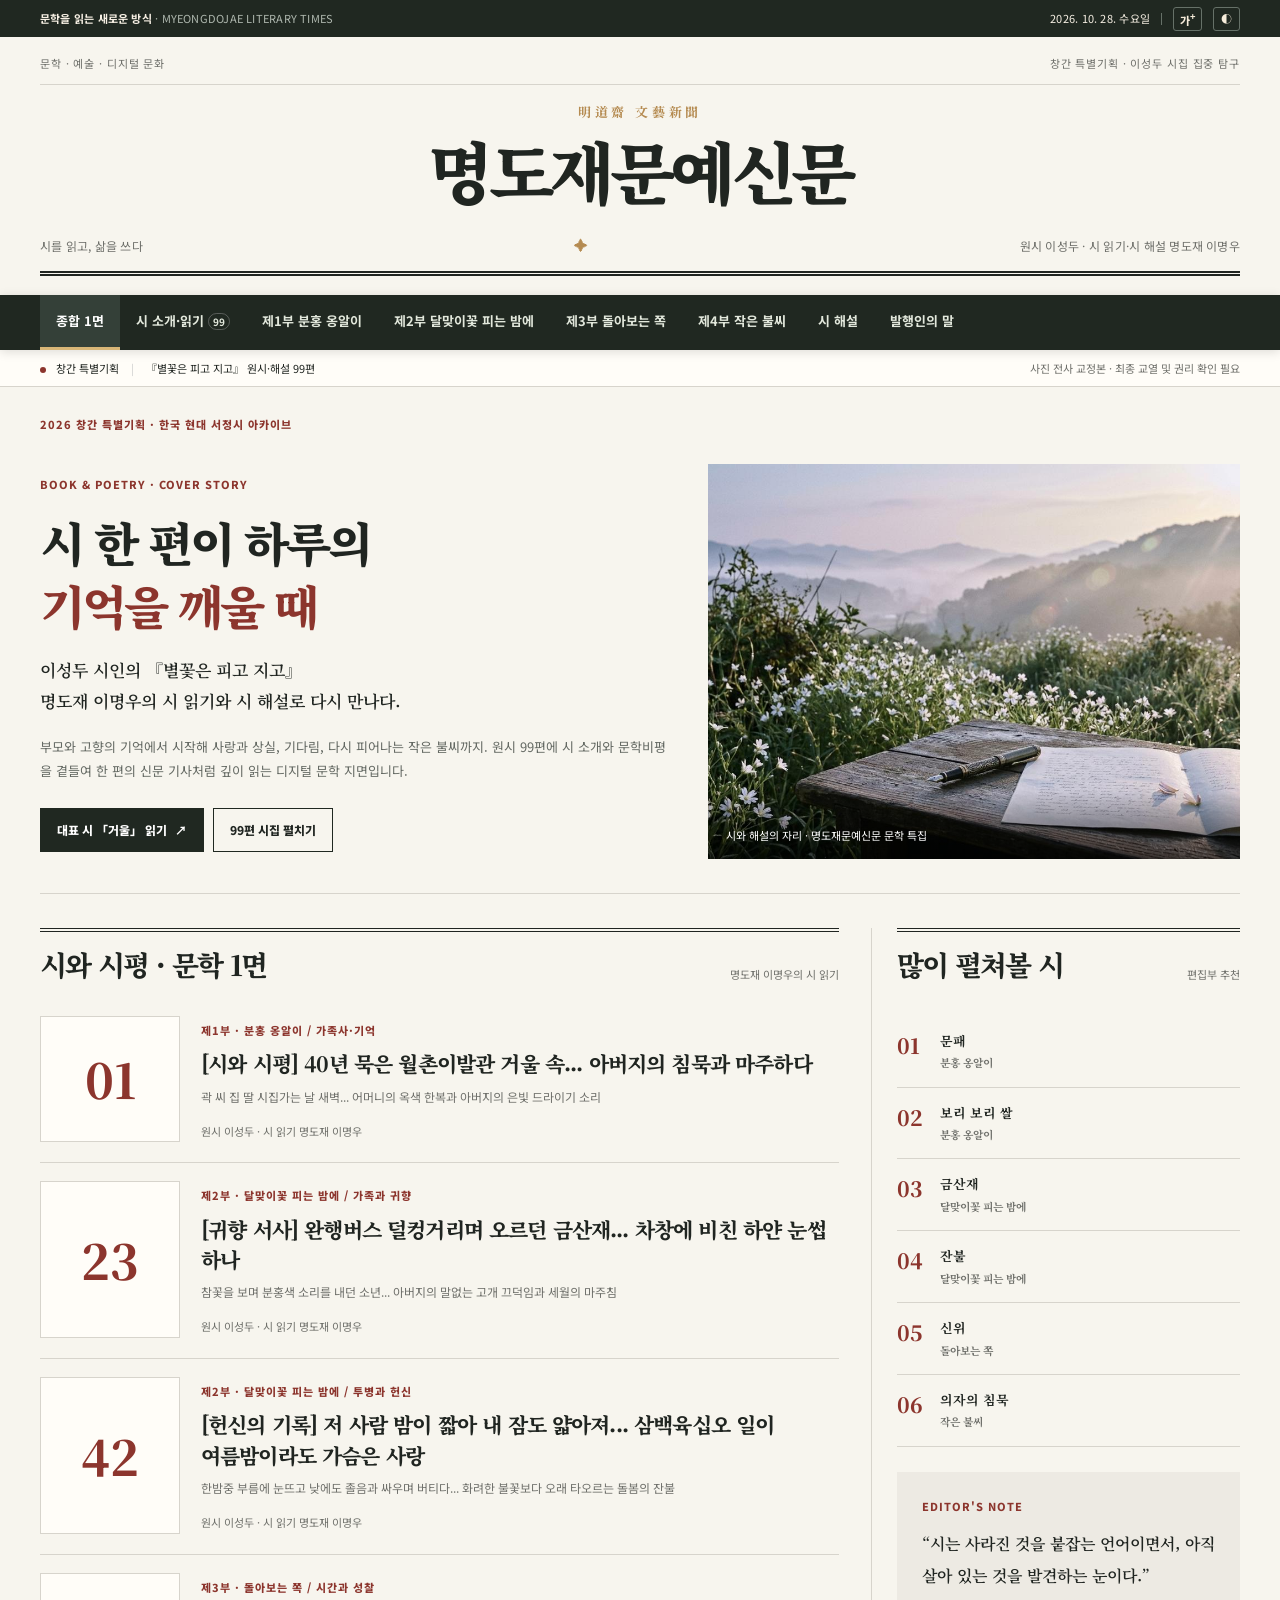
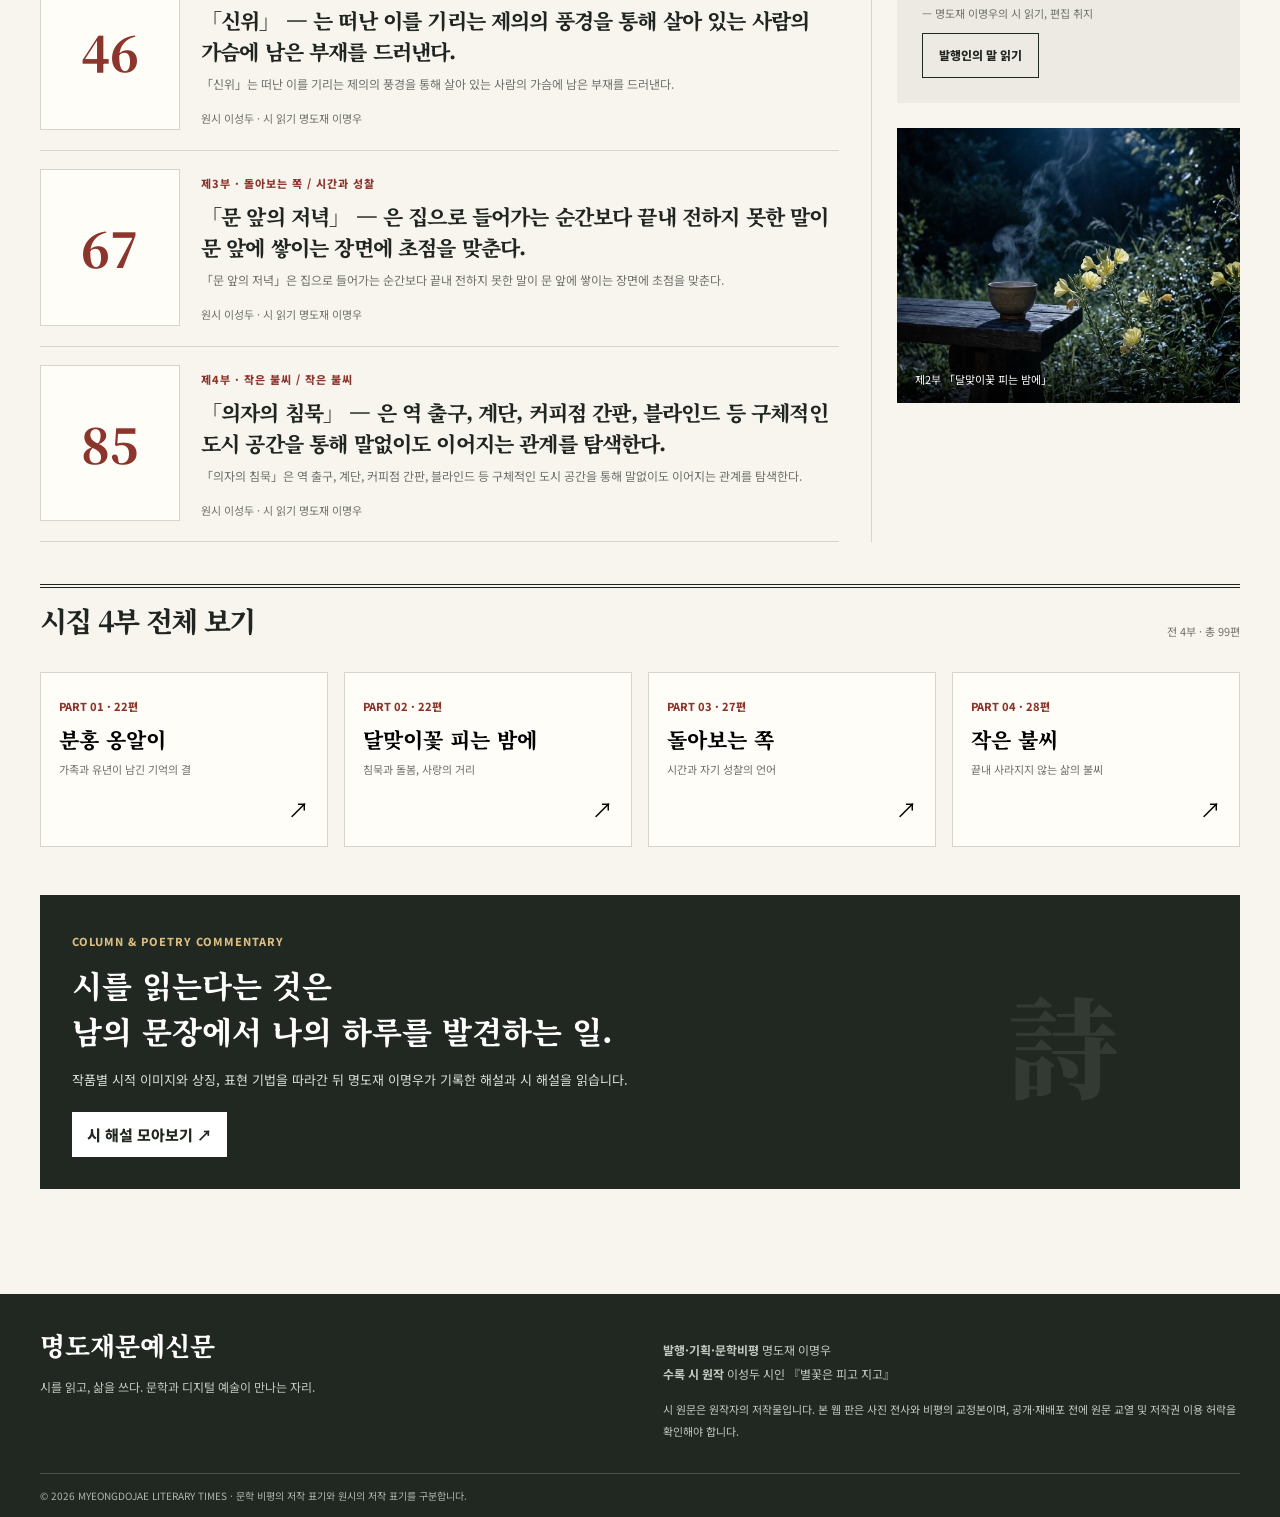
<file: literary-newspaper/index.html>
<!doctype html>
<html lang="ko">
<head>
  <meta charset="utf-8">
  <meta name="viewport" content="width=device-width, initial-scale=1">
  <meta name="theme-color" content="#f7f5ee">
  <meta name="description" content="명도재문예신문 창간 특별기획. 이성두 시인의 시집 『별꽃은 피고 지고』 99편을 명도재 이명우의 시 소개와 시 해설로 읽는 문학 신문.">
  <meta property="og:type" content="website">
  <meta property="og:url" content="https://myeongdo-literary-times-1027.vercel.app/">
  <meta name="twitter:card" content="summary_large_image">
  <meta property="og:title" content="명도재문예신문 | 명도재 이명우의 시 읽기">
  <meta property="og:description" content="이성두 시인 『별꽃은 피고 지고』 전 4부 99편, 시 소개, 문학 비평, 시낭송을 만나는 신문형 문학관">
  <meta property="og:image" content="https://myeongdo-literary-times-1027.vercel.app/assets/poetry-field.jpg">
  <meta property="og:image:width" content="1280">
  <link rel="canonical" href="https://myeongdo-literary-times-1027.vercel.app/">
  <title>명도재문예신문 — 명도재 이명우의 시 읽기</title>
  <link rel="preconnect" href="https://fonts.googleapis.com">
  <link rel="preconnect" href="https://fonts.gstatic.com" crossorigin>
  <link href="https://fonts.googleapis.com/css2?family=Noto+Sans+KR:wght@300;400;500;600;700;800&family=Noto+Serif+KR:wght@400;500;600;700;800;900&display=swap" rel="stylesheet">
  <link rel="stylesheet" href="styles.css?v=20261028-6">
  <script defer src="data.js?v=20261028-3"></script>
  <script defer src="narration.js?v=20261028-4"></script>
  <script defer src="audio-tracks.js?v=20261028-6"></script>
  <script defer src="audio-bridge.js?v=20261028-6"></script>
<script defer src="chrome-launcher.js?v=20261028-6"></script>
  <script defer src="app.js?v=20261028-3"></script>
</head>
<body data-theme="light">
  <a class="skip" href="#content">본문 바로 가기</a>
  <div class="utility"><div class="shell utility-inner"><span><strong>문학을 읽는 새로운 방식</strong> <span class="muted-white"> · MYEONGDOJAE LITERARY TIMES</span></span><div class="utility-right"><span>2026. 10. 28. 수요일</span><span class="utility-sep"></span><button id="sizeToggle" class="utility-button" aria-label="본문 글자 크기 변경">가<sup>+</sup></button><button id="themeToggle" class="utility-button" aria-label="화면 배경 바꾸기">◐</button></div></div></div>
  <header class="masthead shell">
    <div class="mast-meta"><span>문학 · 예술 · 디지털 문화</span><span>창간 특별기획 · 이성두 시집 집중 탐구</span></div>
    <button class="brand" id="homeBrand" aria-label="명도재문예신문 첫 화면으로"><span class="brand-hanja">明道齋 文藝新聞</span><span class="brand-korean">명도재문예신문</span></button>
    <div class="mast-slogan"><span>시를 읽고, 삶을 쓰다</span><span class="mast-ornament">✦</span><span>원시 이성두  ·  시 읽기·시 해설 명도재 이명우</span></div>
  </header>
  <nav class="main-nav" aria-label="주요 메뉴"><div class="shell nav-scroller" id="navMenu">
    <button data-route="home" class="active">종합 1면</button><button data-route="collection">시 소개·읽기 <span class="small-count">99</span></button>
    <button data-route="part1">제1부 <span class="hide-xs">분홍 옹알이</span></button><button data-route="part2">제2부 <span class="hide-xs">달맞이꽃 피는 밤에</span></button>
    <button data-route="part3">제3부 <span class="hide-xs">돌아보는 쪽</span></button><button data-route="part4">제4부 <span class="hide-xs">작은 불씨</span></button>
    <button data-route="commentary">시 해설</button><button data-route="about">발행인의 말</button>
  </div></nav>
  <div class="info-band"><div class="shell info-line"><span><b class="red-dot"></b> 창간 특별기획</span><span class="line-sep">|</span><span>『별꽃은 피고 지고』 원시·해설 99편</span><span class="info-spacer"></span><span class="muted">사진 전사 교정본 · 최종 교열 및 권리 확인 필요</span></div></div>
  <main id="content" class="shell main-content" tabindex="-1"><div class="loading">명도재문예신문을 펼치는 중입니다…</div></main>
  <footer class="footer"><div class="shell footer-inner"><div><strong class="footer-logo">명도재문예신문</strong><p>시를 읽고, 삶을 쓰다. 문학과 디지털 예술이 만나는 자리.</p></div><div><p><b>발행·기획·문학비평</b> 명도재 이명우<br><b>수록 시 원작</b> 이성두 시인 『별꽃은 피고 지고』</p><p class="footer-note">시 원문은 원작자의 저작물입니다. 본 웹 판은 사진 전사와 비평의 교정본이며, 공개·재배포 전에 원문 교열 및 저작권 이용 허락을 확인해야 합니다.</p></div></div><div class="shell footer-last">© 2026 MYEONGDOJAE LITERARY TIMES · 문학 비평의 저작 표기와 원시의 저작 표기를 구분합니다.</div></footer>
  <div class="toast" id="toast" role="status" aria-live="polite"></div>
</body>
</html>
</file>
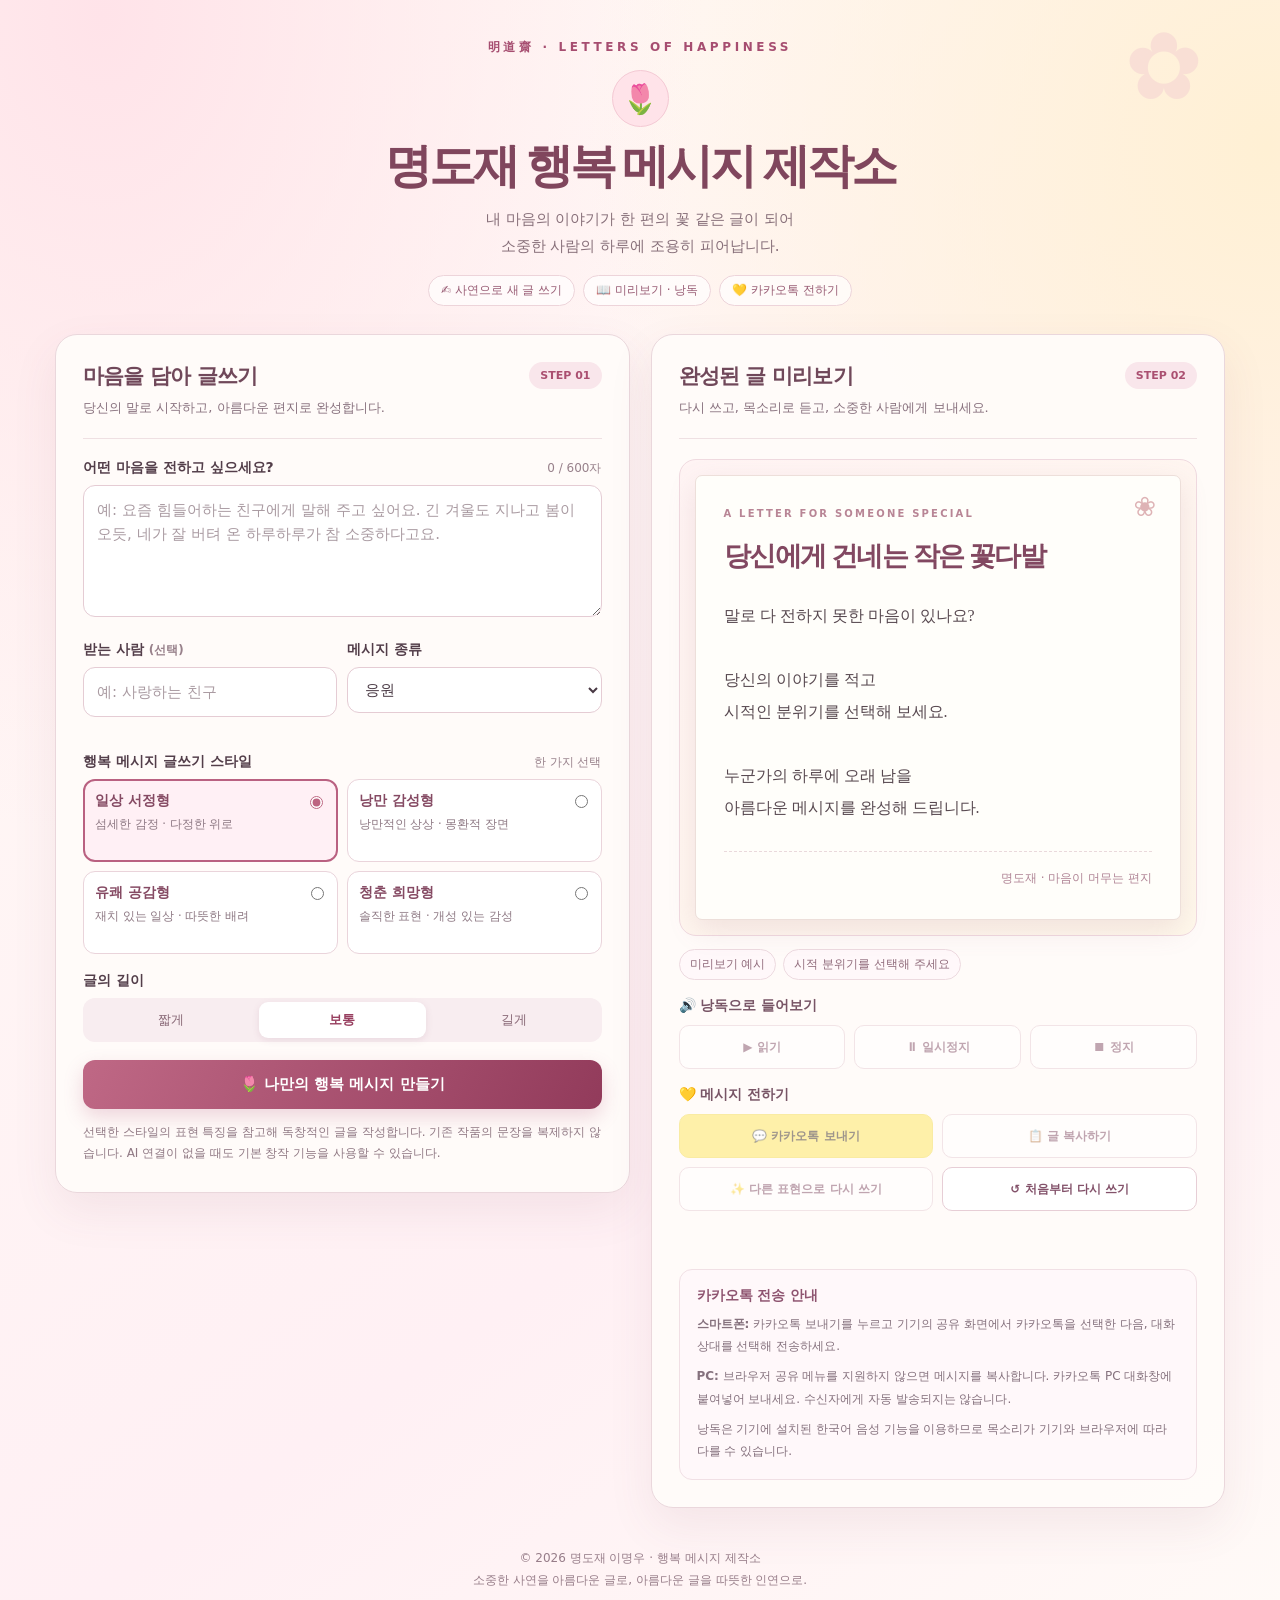
<file: myeongdo-3d-studio/index.html>
<!doctype html>
<html lang="ko">
<head>
<meta charset="utf-8"><meta name="viewport" content="width=device-width,initial-scale=1,viewport-fit=cover">
<meta name="theme-color" content="#fff5f7">
<title>명도재 행복 메시지 제작소 | 마음을 꽃피우는 글</title>
<meta name="description" content="내 사연으로 시적인 행복 메시지를 만들어 보세요. 4가지 감성 글쓰기 스타일을 선택하고, 미리보기·낭독·복사·카카오톡 공유를 한곳에서.">
<link rel="canonical" href="https://myeongdo-3d-studio-mmwwoo-6434.vercel.app/">
<meta property="og:type" content="website"><meta property="og:locale" content="ko_KR"><meta property="og:site_name" content="명도재 행복 메시지 제작소">
<meta property="og:title" content="🌷 명도재 행복 메시지 제작소">
<meta property="og:description" content="평범한 사연이 누군가의 하루를 밝히는 시적인 편지가 됩니다. 마음을 적고 아름다운 글로 만들어 카카오톡으로 전하세요.">
<meta property="og:url" content="https://myeongdo-3d-studio-mmwwoo-6434.vercel.app/">
<meta property="og:image" content="https://images.unsplash.com/photo-1490750967868-88aa4486c946?auto=format&amp;fit=crop&amp;w=1200&amp;h=630&amp;q=85">
<meta name="twitter:card" content="summary_large_image">
<style>
:root{--ink:#533e4a;--sub:#88717e;--rose:#aa4f70;--line:#ead7dc;--paper:#fffefa;--shadow:0 18px 46px #85435e16}
*{box-sizing:border-box}html{scroll-behavior:smooth}body{margin:0;background:radial-gradient(ellipse at 8% 1%,#ffe3e9,transparent 36%),radial-gradient(ellipse at 99% 9%,#fff0d4,transparent 38%),linear-gradient(145deg,#fffaf5,#fff0f4 66%,#fffaf7);font-family:"Apple SD Gothic Neo","Noto Sans KR",system-ui,sans-serif;color:var(--ink);min-height:100vh}button,textarea,input,select{font:inherit}button{cursor:pointer}button:disabled{opacity:.5;cursor:not-allowed}button:focus-visible,textarea:focus-visible,input:focus-visible,select:focus-visible{outline:3px solid #cc8da5;outline-offset:2px}h1,h2,h3,p{overflow-wrap:anywhere}.skip{position:absolute;left:-999px;top:0;background:#fff;padding:12px;z-index:9}.skip:focus{left:10px}
header{text-align:center;padding:39px 14px 22px;position:relative;overflow:hidden}header:after{content:"✿";position:absolute;right:6%;top:12px;color:#efc2ce;opacity:.36;font-size:94px;pointer-events:none}.over{color:#a64d70;font-size:12px;font-weight:800;letter-spacing:.3em}.flower{display:flex;justify-content:center;align-items:center;margin:14px auto 4px;background:#ffe3e9;border:1px solid #f4c9d4;width:57px;height:57px;border-radius:50%;font-size:29px}h1{font-family:"Noto Serif KR","Nanum Myeongjo",serif;font-size:clamp(27px,4.7vw,47px);line-height:1.3;letter-spacing:-.065em;color:#80465d;margin:9px 0}header p{color:#88707a;line-height:1.8;font-size:15px;margin:6px auto;max-width:600px}.chips{display:flex;justify-content:center;flex-wrap:wrap;gap:8px;margin-top:15px}.chips span{font-size:12px;border:1px solid #edd4da;background:#ffffffad;padding:6px 12px;border-radius:99px;color:#995d75}
main{max-width:1170px;width:calc(100% - 28px);margin:6px auto 40px;display:grid;grid-template-columns:minmax(0,1fr) minmax(0,1fr);gap:21px;align-items:start}.panel{min-width:0;background:#fffcfaef;border:1px solid var(--line);padding:27px;border-radius:22px;box-shadow:var(--shadow)}.head{display:flex;justify-content:space-between;align-items:start;gap:12px;border-bottom:1px solid #efe0e3;padding-bottom:19px;margin-bottom:20px}.head h2{font-size:21px;color:#70485a;margin:0 0 7px;letter-spacing:-.04em}.head p{font-size:13px;color:var(--sub);margin:0;line-height:1.65}.step{font-size:11px;font-weight:800;white-space:nowrap;background:#f9e6eb;border-radius:30px;color:var(--rose);padding:7px 11px}
.field{margin:18px 0}.field-top{display:flex;justify-content:space-between;align-items:baseline;gap:8px;margin-bottom:8px}.field-top label,.field-top strong{font-size:14px;font-weight:800}.hint{color:#98818b;font-size:12px}textarea,input[type=text],select{width:100%;color:#493944;font-size:15px;background:#fff;border:1px solid #e5ccd4;border-radius:12px;padding:12px 13px;line-height:1.6}textarea{min-height:132px;resize:vertical}textarea::placeholder,input::placeholder{color:#aa9ba2}.twocol{display:grid;grid-template-columns:1fr 1fr;gap:10px}.twocol .field{margin-top:2px}.poets{display:grid;grid-template-columns:repeat(2,minmax(0,1fr));gap:9px}.poet{border:1px solid #ead4db;border-radius:12px;background:#fff;min-height:83px;padding:12px 11px;position:relative;cursor:pointer;display:block}.poet:has(input:checked){border:2px solid #b96181;background:#fff0f5;padding:11px 10px}.poet input{position:absolute;top:12px;right:10px;accent-color:#bd6481}.poet b{display:block;color:#854a63;font-size:14px;padding-right:20px}.poet small{display:block;color:#8d7883;font-size:11.5px;line-height:1.5;margin-top:6px}.lengths{display:flex;gap:4px;background:#f8edf0;border-radius:12px;padding:4px}.lengths label{flex:1;cursor:pointer;text-align:center}.lengths input{position:absolute;opacity:0}.lengths span{display:block;padding:9px 6px;font-size:13px;color:#896977;border-radius:9px}.lengths label:has(input:checked) span{background:white;color:#973e5f;font-weight:800;box-shadow:0 2px 7px #85516d20}.primary{border:0;border-radius:12px;width:100%;background:linear-gradient(115deg,#bf6885,#923b5b);color:white;font-size:15px;font-weight:800;padding:15px 10px;box-shadow:0 8px 19px #b2547738}.primary:hover{filter:brightness(1.04)}.micro{font-size:12px;color:#907984;line-height:1.8;margin:13px 0 0}
.preview{padding:15px;background:linear-gradient(145deg,#fff4f4,#fff8eb);border:1px solid #f0dae0;border-radius:17px}.letter{position:relative;background:var(--paper);min-height:350px;padding:32px 28px;border:1px solid #eddfda;border-radius:7px;box-shadow:0 10px 28px #a56f8327}.letter:before{content:"❀";position:absolute;right:24px;top:15px;color:#deb3b5;font-size:27px}.kicker{color:#b88595;font-size:10px;font-weight:800;letter-spacing:.22em;margin-bottom:17px}.letter h3{font-size:clamp(22px,2.7vw,27px);font-family:"Noto Serif KR","Nanum Myeongjo",serif;line-height:1.5;color:#824861;letter-spacing:-.055em;margin:4px 0 24px}.body{min-height:152px;font-family:"Noto Serif KR","Nanum Myeongjo","Apple SD Gothic Neo",serif;color:#584950;line-height:2.0;white-space:pre-wrap;word-break:keep-all;overflow-wrap:anywhere;font-size:16px}.signature{text-align:right;border-top:1px dashed #ead9dc;color:#b08495;font-size:12px;padding-top:18px;margin-top:27px}.tags{display:flex;gap:7px;flex-wrap:wrap;margin:13px 0 15px}.tags span{font-size:12px;padding:6px 10px;border:1px solid #eddae0;border-radius:99px;color:#916c7c;background:#fff8fa}.sectionlabel{font-size:14px;font-weight:800;color:#785566;margin:17px 0 10px}.buttons{display:grid;grid-template-columns:repeat(2,minmax(0,1fr));gap:9px}.buttons.reads{grid-template-columns:repeat(3,minmax(0,1fr))}.btn{border:1px solid #e7ced6;border-radius:10px;background:#fff;color:#83526a;font-size:12px;font-weight:800;min-height:44px;padding:9px 6px}.btn:hover{background:#fff1f5}.btn.kakao{background:#fee75c;border-color:#f5dd50;color:#403221}.btn.kakao:hover{background:#ffe342}.status{font-size:12px;color:#956075;min-height:28px;line-height:1.65;margin:12px 0 0}.status[data-type=success]{color:#367963}.status[data-type=error]{color:#ac3e47}.guide{margin-top:18px;background:#fff8fa;border:1px solid #f1e0e5;border-radius:13px;padding:17px}.guide h3{font-size:14px;color:#8e5470;margin:0 0 7px}.guide p{font-size:12px;color:#85717d;line-height:1.85;margin:8px 0 0}footer{text-align:center;color:#977d89;font-size:12px;line-height:1.8;padding:0 16px 31px}
@media(max-width:900px){main{grid-template-columns:1fr;max-width:650px;gap:13px}header{padding:25px 12px 17px}.panel{padding:21px}}@media(max-width:480px){header:after{font-size:58px;right:0}header p{font-size:13px}header h1{font-size:28px}.chips span{padding:5px 8px;font-size:11px}.panel{border-radius:16px;padding:17px}.head{padding-bottom:13px}.head h2{font-size:18px}.head p{font-size:12px}.poet{padding:12px 9px}.poet:has(input:checked){padding:11px 8px}.preview{padding:10px}.letter{padding:28px 21px 20px;min-height:320px}.body{font-size:15px}.btn{font-size:11.5px}.twocol{gap:8px}}@media(prefers-reduced-motion:reduce){html{scroll-behavior:auto}}
</style></head><body>
<a class="skip" href="#main">본문으로 건너뛰기</a>
<header><div class="over">明道齋 · LETTERS OF HAPPINESS</div><div class="flower" aria-hidden="true">🌷</div><h1>명도재 행복 메시지 제작소</h1><p>내 마음의 이야기가 한 편의 꽃 같은 글이 되어<br>소중한 사람의 하루에 조용히 피어납니다.</p><div class="chips"><span>✍️ 사연으로 새 글 쓰기</span><span>📖 미리보기 · 낭독</span><span>💛 카카오톡 전하기</span></div></header>
<main id="main">
<section class="panel" aria-labelledby="create-heading">
<div class="head"><div><h2 id="create-heading">마음을 담아 글쓰기</h2><p>당신의 말로 시작하고, 아름다운 편지로 완성합니다.</p></div><span class="step">STEP 01</span></div>
<form id="form">
<div class="field"><div class="field-top"><label for="seed">어떤 마음을 전하고 싶으세요?</label><span class="hint" id="counter">0 / 600자</span></div>
<textarea id="seed" maxlength="600" required placeholder="예: 요즘 힘들어하는 친구에게 말해 주고 싶어요. 긴 겨울도 지나고 봄이 오듯, 네가 잘 버텨 온 하루하루가 참 소중하다고요."></textarea>
</div>
<div class="twocol"><div class="field"><div class="field-top"><label for="recipient">받는 사람 <span class="hint">(선택)</span></label></div><input id="recipient" type="text" maxlength="40" placeholder="예: 사랑하는 친구"></div><div class="field"><div class="field-top"><label for="occasion">메시지 종류</label></div><select id="occasion"><option>응원</option><option>감사</option><option>안부</option><option>생일</option><option>위로</option><option>축하</option><option>사랑</option><option>일상</option></select></div></div>
<div class="field"><div class="field-top"><strong id="poetlabel">행복 메시지 글쓰기 스타일</strong><span class="hint">한 가지 선택</span></div><div class="poets" role="radiogroup" aria-labelledby="poetlabel">
<label class="poet"><input type="radio" name="poet" value="hwang" checked><b>일상 서정형</b><small>섬세한 감정 · 다정한 위로</small></label>
<label class="poet"><input type="radio" name="poet" value="yang"><b>낭만 감성형</b><small>낭만적인 상상 · 몽환적 장면</small></label>
<label class="poet"><input type="radio" name="poet" value="moon"><b>유쾌 공감형</b><small>재치 있는 일상 · 따뜻한 배려</small></label>
<label class="poet"><input type="radio" name="poet" value="park"><b>청춘 희망형</b><small>솔직한 표현 · 개성 있는 감성</small></label>
</div></div>
<div class="field"><div class="field-top"><strong id="lengthlabel">글의 길이</strong></div><div class="lengths" role="radiogroup" aria-labelledby="lengthlabel"><label><input type="radio" name="length" value="짧게"><span>짧게</span></label><label><input type="radio" name="length" value="보통" checked><span>보통</span></label><label><input type="radio" name="length" value="길게"><span>길게</span></label></div></div>
<button id="generate" class="primary" type="submit">🌷 나만의 행복 메시지 만들기</button><p class="micro">선택한 스타일의 표현 특징을 참고해 독창적인 글을 작성합니다. 기존 작품의 문장을 복제하지 않습니다. AI 연결이 없을 때도 기본 창작 기능을 사용할 수 있습니다.</p></form>
</section>
<section class="panel" aria-labelledby="preview-heading">
<div class="head"><div><h2 id="preview-heading">완성된 글 미리보기</h2><p>다시 쓰고, 목소리로 듣고, 소중한 사람에게 보내세요.</p></div><span class="step">STEP 02</span></div>
<div class="preview"><article class="letter" aria-live="polite"><div class="kicker">A LETTER FOR SOMEONE SPECIAL</div><h3 id="title">당신에게 건네는 작은 꽃다발</h3><div class="body" id="output">말로 다 전하지 못한 마음이 있나요?

당신의 이야기를 적고
시적인 분위기를 선택해 보세요.

누군가의 하루에 오래 남을
아름다운 메시지를 완성해 드립니다.</div><div class="signature">명도재 · 마음이 머무는 편지</div></article></div>
<div class="tags"><span id="method">미리보기 예시</span><span id="chosen">시적 분위기를 선택해 주세요</span></div>
<div class="sectionlabel">🔊 낭독으로 들어보기</div><div class="buttons reads"><button id="read" class="btn" type="button" disabled>▶ 읽기</button><button id="pause" class="btn" type="button" disabled>⏸ 일시정지</button><button id="stop" class="btn" type="button" disabled>⏹ 정지</button></div>
<div class="sectionlabel">💛 메시지 전하기</div><div class="buttons"><button id="kakao" class="btn kakao" type="button" disabled>💬 카카오톡 보내기</button><button id="copy" class="btn" type="button" disabled>📋 글 복사하기</button><button id="again" class="btn" type="button" disabled>✨ 다른 표현으로 다시 쓰기</button><button id="clear" class="btn" type="button">↺ 처음부터 다시 쓰기</button></div>
<p id="status" class="status" role="status" aria-live="polite"></p>
<div class="guide"><h3>카카오톡 전송 안내</h3><p><b>스마트폰:</b> 카카오톡 보내기를 누르고 기기의 공유 화면에서 카카오톡을 선택한 다음, 대화 상대를 선택해 전송하세요.</p><p><b>PC:</b> 브라우저 공유 메뉴를 지원하지 않으면 메시지를 복사합니다. 카카오톡 PC 대화창에 붙여넣어 보내세요. 수신자에게 자동 발송되지는 않습니다.</p><p>낭독은 기기에 설치된 한국어 음성 기능을 이용하므로 목소리가 기기와 브라우저에 따라 다를 수 있습니다.</p></div>
</section></main>
<footer>© 2026 명도재 이명우 · 행복 메시지 제작소<br>소중한 사연을 아름다운 글로, 아름다운 글을 따뜻한 인연으로.</footer>
<script>
(function(){
'use strict';
var $=function(id){return document.getElementById(id)};
var poetNames={hwang:'일상 서정형',yang:'낭만 감성형',moon:'유쾌 공감형',park:'청춘 희망형'};
var titles={응원:'당신의 내일에 피는 꽃',감사:'고마운 마음의 온도',안부:'오늘도 안녕하기를',생일:'당신의 아름다운 날',위로:'마음에 봄이 오는 길',축하:'새로운 계절의 첫날',사랑:'행복 바이러스전송',일상:'오늘의 작은 행복'};
var scenes={
hwang:['햇살이 머문 의자에 오늘의 작은 기쁨 하나가 놓여 있었습니다.','바람이 차가운 날에는 서로의 손을 조금 더 오래 잡아 주면 좋겠습니다.','가까운 사람의 이름을 떠올리면 오늘의 풍경이 조금 달라집니다.'],
yang:['창밖의 구름이 꽃 모양의 편지가 되는 상상을 했습니다.','어느 날 아침, 바람은 문득 우리에게 새로운 계절의 초대장을 건넵니다.','오늘의 마음을 접어 별이 빛나는 창가에 살짝 걸어 두고 싶습니다.'],
moon:['따뜻한 차가 식기 전에 고마운 사람의 이름부터 적어 봅니다.','서로를 보살피는 작은 마음이 하루의 온도를 바꿉니다.','말이 많은 날보다 마음이 잘 들리는 날이 더 반갑습니다.'],
park:['어제의 나보다 조금 더 씩씩하게 오늘의 문을 열어 봅니다.','괜찮냐는 한마디가 때로는 세상에서 가장 멋진 응원일 수 있습니다.','작은 용기는 깜짝 놀랄 만큼 멀리까지 우리를 데려갑니다.']
};
var bridges={
hwang:['많은 말을 하지 않아도 오래 남는 마음이 있습니다.','당신의 속도를 존중하면서 곁에서 조용히 함께하겠습니다.','오늘이라는 시간을 당신과 함께 나누는 일이 참 소중합니다.'],
yang:['저녁의 불빛을 작은 희망의 배로 만들고 싶습니다.','멀리 있는 꿈도 오늘의 웃음 한 조각을 품을 수 있습니다.','가벼운 바람에 실려 좋은 소식이 도착하길 상상합니다.'],
moon:['기쁜 날에는 함께 웃고 어려운 날에는 따뜻한 밥부터 챙기면 좋겠습니다.','모든 짐을 혼자 들지 않아도 된다는 말을 꼭 전하고 싶습니다.','별일 없던 오늘이 사실은 오래 간직할 선물일지도 모릅니다.'],
park:['마음이 흔들려도 괜찮아요. 다시 시작할 힘은 이미 우리 안에 있습니다.','잘해 내야만 소중한 것은 아닙니다. 있는 모습 그대로도 충분합니다.','오늘의 작은 용기를 크게 칭찬해 주고 싶습니다.']
};
var endings={응원:'서두르지 않아도 괜찮아요. 당신이 내딛는 한 걸음마다 작은 기쁨이 함께하길 바랍니다.',감사:'당신이 건네 준 따뜻함을 오래 기억하겠습니다. 오늘은 그 고마움을 한 송이 꽃처럼 돌려보냅니다.',안부:'거창한 소식이 없어도 좋아요. 오늘 밥은 잘 챙겼는지, 마음은 편안한지 다정히 묻고 싶습니다.',생일:'오늘을 시작으로 당신의 새 계절에 건강과 웃음이 더 많이 머물기를 진심으로 바랍니다.',위로:'지금의 무게를 가볍다고 말하지 않겠습니다. 다만 당신 곁에 작은 불빛 하나 남겨 두고 싶습니다.',축하:'애써 온 시간을 마음껏 기뻐해요. 앞으로 펼쳐질 날들도 당신답게 아름답기를 바랍니다.',사랑:'곁에 있어 주는 것만으로도 세상은 조금 더 따뜻해집니다. 당신을 아끼는 마음은 오늘도 그대로입니다.',일상:'평범해서 더 소중한 하루, 커다란 행운보다 작은 평안이 오래 함께하길 바랍니다.'};
var serial=0,current=null,utterance=null;
function chosen(name){var e=document.querySelector('input[name="'+name+'"]:checked');return e?e.value:''}
function status(msg,type){$('status').textContent=msg;$('status').dataset.type=type||''}
function shorten(s,n){s=s.trim().replace(/\s+/g,' ');return s.length>n?s.slice(0,n-1)+'…':s}
function localCompose(seed,recipient,occasion,poet,length){
var index=serial%3;var intro=recipient?recipient+'에게.\n\n':'';var source='당신이 들려준 이야기, “'+shorten(seed,75)+'”\n그 마음을 가만히 품어 봅니다.';
var paragraph=occasion==='위로'?'쉽지 않은 날을 건너온 마음이 얼마나 무거웠을지 함부로 짐작하지 않겠습니다.':occasion==='감사'?'짧은 인사로 다 담을 수 없는 고마움을 오늘은 꼭 전하고 싶습니다.':'그 마음에 담긴 진심이 오늘의 인연을 더욱 환하게 비추어 줍니다.';
var chunks=[intro+scenes[poet][index],source,paragraph,bridges[poet][(index+1)%3],endings[occasion]];
if(length==='짧게')chunks=[intro+scenes[poet][index],source,endings[occasion]];
if(length==='길게')chunks.splice(chunks.length-1,0,bridges[poet][(index+2)%3]);
return {title:titles[occasion],body:chunks.join('\n\n'),method:'기본 창작'};
}
function stopSpeech(){if('speechSynthesis' in window)window.speechSynthesis.cancel();utterance=null;$('pause').disabled=true;$('stop').disabled=true;$('pause').textContent='⏸ 일시정지'}
function render(data,poet){stopSpeech();current={title:data.title,body:data.body};$('title').textContent=data.title;$('output').textContent=data.body;$('method').textContent=data.method==='ai'?'AI 원고 완성':'기본 창작 완성';$('chosen').textContent=poetNames[poet]+' · 독창적인 글';['read','kakao','copy','again'].forEach(function(id){$(id).disabled=false})}
function fullText(){return current?current.title+'\n\n'+current.body:''}
async function generate(e){if(e)e.preventDefault();var seed=$('seed').value.trim(),recipient=$('recipient').value.trim(),occasion=$('occasion').value,poet=chosen('poet'),length=chosen('length');if(!seed){status('전하고 싶은 마음을 입력해 주세요.','error');$('seed').focus();return}
serial++;$('generate').disabled=true;$('generate').textContent='🌷 아름다운 문장을 만드는 중…';status('당신의 사연을 시적인 문장으로 다듬고 있습니다.');
try{var result,offline=false;try{var response=await fetch('/api/happiness',{method:'POST',headers:{'Content-Type':'application/json'},body:JSON.stringify({seed:seed,recipient:recipient,occasion:occasion,poet:poet,length:length}),signal:AbortSignal.timeout(48000)});if(!response.ok)throw Error('AI 비활성');result=await response.json();if(!result.title||!result.body)throw Error('원고 누락');result.method='ai'}catch(err){offline=true;result=localCompose(seed,recipient,occasion,poet,length)}
render(result,poet);status(offline?'기본 창작으로 메시지를 완성했습니다. AI 연동이 준비되면 더욱 자연스럽고 다양한 문장으로 제작됩니다.':'AI가 메시지를 완성했습니다. 마음에 들 때까지 다시 써 보세요.','success');if(window.innerWidth<900)$('preview-heading').scrollIntoView({behavior:'smooth',block:'start'})}
catch(err){status('글을 작성하는 중 문제가 발생했습니다. 다시 시도해 주세요.','error')}
finally{$('generate').disabled=false;$('generate').textContent='🌷 나만의 행복 메시지 만들기'}}
$('form').addEventListener('submit',generate);$('again').addEventListener('click',generate);
$('seed').addEventListener('input',function(){$('counter').textContent=[...$('seed').value].length+' / 600자'});
function speechVoice(){var voices=window.speechSynthesis.getVoices();var ko=voices.filter(function(v){return /^ko/i.test(v.lang)});return ko.find(function(v){return /seoyeon|sunhi|yuna|female|여성/i.test(v.name)})||ko[0]||null}
$('read').addEventListener('click',function(){if(!current)return;if(!('speechSynthesis' in window)){status('이 브라우저는 음성 낭독을 지원하지 않습니다.','error');return}stopSpeech();utterance=new SpeechSynthesisUtterance(fullText());utterance.lang='ko-KR';utterance.rate=.86;utterance.pitch=1.04;var voice=speechVoice();if(voice)utterance.voice=voice;utterance.onstart=function(){$('pause').disabled=false;$('stop').disabled=false;status('메시지를 낭독하는 중입니다.')};utterance.onend=function(){$('pause').disabled=true;$('stop').disabled=true;status('낭독을 마쳤습니다.','success')};utterance.onerror=function(e){$('pause').disabled=true;$('stop').disabled=true;if(e.error!=='canceled')status('음성 재생이 원활하지 않습니다. Chrome에서 다시 시도해 주세요.','error')};window.speechSynthesis.speak(utterance)});
$('pause').addEventListener('click',function(){var synth=window.speechSynthesis;if(synth.paused){synth.resume();$('pause').textContent='⏸ 일시정지';status('낭독을 이어 읽습니다.')}else if(synth.speaking){synth.pause();$('pause').textContent='▶ 이어 읽기';status('낭독을 일시정지했습니다.')}});
$('stop').addEventListener('click',function(){stopSpeech();status('낭독을 정지했습니다.')});
async function copy(){var value=fullText();if(!value)return false;try{if(navigator.clipboard&&window.isSecureContext)await navigator.clipboard.writeText(value);else{var t=document.createElement('textarea');t.value=value;t.style.position='fixed';t.style.opacity='0';document.body.appendChild(t);t.select();if(!document.execCommand('copy'))throw Error('복사 실패');t.remove()}return true}catch(err){return false}}
$('copy').addEventListener('click',async function(){var ok=await copy();status(ok?'메시지를 복사했습니다. 카카오톡 대화창에 붙여넣을 수 있습니다.':'복사할 수 없습니다. 글을 길게 눌러 선택·복사해 주세요.',ok?'success':'error')});
$('kakao').addEventListener('click',async function(){if(!current)return;var value=fullText();if(navigator.share){try{await navigator.share({title:current.title,text:value});status('공유 화면을 열었습니다. 카카오톡을 선택해 상대방에게 보내세요.','success');return}catch(err){if(err.name==='AbortError'){status('공유가 취소되었습니다.');return}}}
var ok=await copy();status(ok?'메시지를 복사했습니다. 카카오톡 대화창에 붙여넣어 전송해 주세요.':'이 브라우저에서는 공유 기능을 사용할 수 없습니다. 글을 길게 눌러 복사해 주세요.',ok?'success':'error')});
$('clear').addEventListener('click',function(){stopSpeech();$('form').reset();$('seed').value='';$('counter').textContent='0 / 600자';current=null;serial=0;$('title').textContent='당신에게 건네는 작은 꽃다발';$('output').textContent='말로 다 전하지 못한 마음이 있나요?\n\n당신의 이야기를 적고\n시적인 분위기를 선택해 보세요.\n\n누군가의 하루에 오래 남을\n아름다운 메시지를 완성해 드립니다.';$('method').textContent='미리보기 예시';$('chosen').textContent='시적 분위기를 선택해 주세요.';['read','kakao','copy','again'].forEach(function(id){$(id).disabled=true});status('새 메시지를 준비했습니다.','success')});
})();
</script></body></html>
</file>
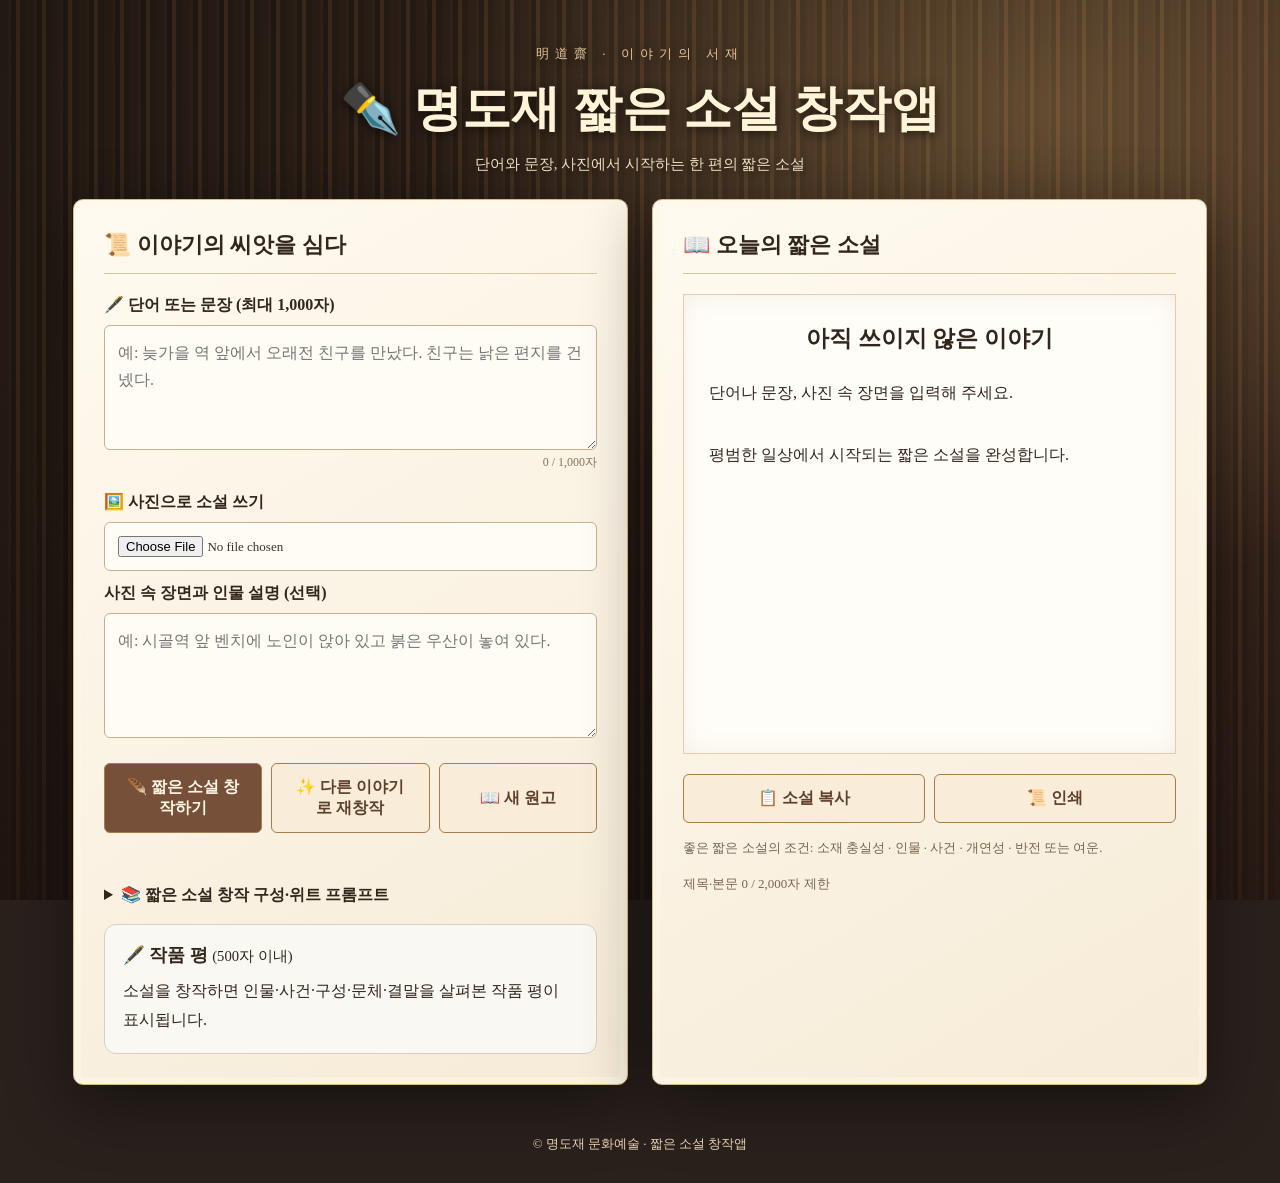
<file: docs/myeongdo-3d-studio/index.html>
<!doctype html><html lang="ko"><head><meta charset="UTF-8"><meta name="viewport" content="width=device-width,initial-scale=1"><title>명도재 짧은 소설 창작앱 | 이야기의 서재</title><meta name="description" content="명도재 이명우의 짧은 소설 창작앱. 단어·문장·사진 장면 설명으로 2,000자 이내 소설을 창작합니다."><meta property="og:type" content="website"><meta property="og:locale" content="ko_KR"><meta property="og:site_name" content="명도재 짧은 소설 창작앱"><meta property="og:title" content="명도재 짧은 소설 창작앱"><meta property="og:description" content="짧은 소설 창작과 원고 검토를 한곳에서."><meta property="og:url" content="https://myeongdo-3d-studio-mmwwoo-6434.vercel.app/"><meta property="og:image" content="https://images.unsplash.com/photo-1455390582262-044cdead277a?auto=format&amp;fit=crop&amp;w=1200&amp;h=630&amp;q=85"><meta property="og:image:width" content="1200"><meta property="og:image:height" content="630"><meta name="twitter:card" content="summary_large_image"><meta name="twitter:title" content="명도재 짧은 소설 창작앱"><meta name="twitter:description" content="짧은 소설 창작, 명도재 이명우"><meta name="twitter:image" content="https://images.unsplash.com/photo-1455390582262-044cdead277a?auto=format&amp;fit=crop&amp;w=1200&amp;h=630&amp;q=85"><style>
:root{--ink:#32251c;--brown:#765039;--gold:#b38b55;--paper:#fff9ec}*{box-sizing:border-box}body{margin:0;font-family:'Noto Serif KR','Nanum Myeongjo',Georgia,serif;color:var(--ink);background:#2a211d}body:before{content:"";position:fixed;inset:0;z-index:-2;background:linear-gradient(115deg,#16110dcc,#302018b8),repeating-linear-gradient(90deg,#563a2b 0 8px,#694833 8px 11px,#32271d 11px 16px,#a16d40 16px 20px,#3e2d23 20px 26px);background-size:cover}body:after{content:"";position:fixed;inset:0;z-index:-1;pointer-events:none;background:radial-gradient(ellipse at 82% 12%,#f9ca7b40,transparent 43%),linear-gradient(0deg,#180f0d8a,transparent 60%)}header{text-align:center;padding:45px 16px 25px;color:#fff4d8;text-shadow:0 2px 12px #000a}header .kicker{font-size:13px;letter-spacing:6px;color:#e5c59a}h1{font-size:clamp(31px,5vw,49px);font-weight:600;margin:13px 0}header p{margin:0;font-size:15px;color:#f4e3c6}main{max-width:1170px;margin:0 auto 50px;padding:0 18px;display:grid;grid-template-columns:1fr 1fr;gap:24px}.panel{background:linear-gradient(150deg,#fffaf0,#f6ebd7);border:1px solid #d7b88b;box-shadow:0 18px 65px #0007,inset 0 0 0 7px #fff9e880;border-radius:10px;padding:30px;min-width:0}.panel h2{margin:0 0 20px;font-size:22px;border-bottom:1px solid #d9c4a5;padding-bottom:13px}.sub{font-size:13px;color:#79644f;line-height:1.8}.field{margin:21px 0}label{display:block;font-weight:700;margin-bottom:9px}textarea,input[type=file],select{width:100%;border:1px solid #c9af8e;border-radius:6px;background:#fffcf6;color:#3c3026;padding:13px;font:inherit}textarea{height:125px;resize:vertical;line-height:1.7}input[type=file]{font-size:13px}#thumb{max-width:100%;max-height:170px;border-radius:7px;margin-top:10px;display:none}.counter{text-align:right;font-size:12px;color:#87725c}.poets{display:grid;grid-template-columns:repeat(2,1fr);gap:8px}.poet{display:flex;align-items:center;gap:8px;border:1px solid #d9c5a8;border-radius:7px;background:#fffaf1;padding:11px 8px;cursor:pointer;font-size:14px}.poet:has(input:checked){border-color:#91612d;background:#f3e3c8;box-shadow:inset 0 0 0 1px #91612d}.poet input{accent-color:#80512b}.chosen{font-size:13px;color:#795638;margin-top:9px}.actions{display:flex;gap:9px;margin-top:20px;flex-wrap:wrap}button{border:1px solid #a67d4b;border-radius:6px;background:#765039;color:#fff5e3;padding:13px 17px;font:inherit;font-weight:700;cursor:pointer;display:flex;align-items:center;justify-content:center;gap:8px;flex:1;min-width:110px}button.secondary{background:#f9edda;color:#5d402b}button:disabled{opacity:.55;cursor:wait}.poem-paper{min-height:460px;padding:27px 25px;background:repeating-linear-gradient(#fffaf1 0px,#fffaf1 35px,#e6d9c6 36px);box-shadow:inset 0 0 22px #aa875c1f;border:1px solid #e2cdae;white-space:pre-wrap;line-height:2.2;font-size:18px;word-break:keep-all;overflow-wrap:anywhere}.poem-title{text-align:center;font-weight:700;font-size:23px;margin:0 0 20px;line-height:1.5}.poem-body{white-space:pre-wrap}.poem-footer{text-align:right;margin-top:26px;color:#81674f;font-size:13px}.note{font-size:12px;color:#8a7055;line-height:1.7;margin-top:17px}#status{font-size:14px;color:#73502f;min-height:24px}footer{text-align:center;color:#e7d2b1;padding:0 15px 30px;font-size:13px}@media(max-width:850px){main{grid-template-columns:1fr}.panel{padding:22px}.poem-paper{min-height:350px}}@media print{body,body:before,body:after{background:#fff}header,main>.panel:first-child,.actions,footer,.note{display:none}main{display:block}.panel{box-shadow:none;border:0}.poem-paper{border:0}}

/* Mobile-first readability: compact sans-serif UI, comfortable poetry reading */
@media(max-width:850px){html{-webkit-text-size-adjust:100%}body{font-family:system-ui,-apple-system,'Noto Sans KR','Malgun Gothic',sans-serif}header{padding:23px 12px 17px}header .kicker{font-size:10px;letter-spacing:2px}h1{font-family:system-ui,-apple-system,'Noto Sans KR','Malgun Gothic',sans-serif;font-size:clamp(22px,6vw,29px);font-weight:700;line-height:1.35;margin:8px 0}header p{font-size:12px;line-height:1.55}main{padding:0 10px;gap:13px;margin-bottom:25px}.panel{padding:17px 15px;border-radius:9px;box-shadow:0 7px 22px #0004}.panel h2{font-size:17px;margin-bottom:12px;padding-bottom:9px}.field{margin:15px 0}label{font-size:13px;margin-bottom:7px}.sub,.note{font-size:12px;line-height:1.65}textarea,select,input[type=file]{font-family:inherit;font-size:16px;padding:10px;line-height:1.55}textarea{height:96px}.poets{gap:6px}.poet{font-size:12px;padding:8px 6px}.actions{gap:7px;margin-top:13px}button{font-size:13px;padding:11px 8px;min-width:90px}.poem-paper{padding:19px 15px;min-height:260px;font-family:'Noto Serif KR','Nanum Myeongjo',Georgia,serif;font-size:16px;line-height:1.95}.poem-title{font-family:system-ui,-apple-system,'Noto Sans KR','Malgun Gothic',sans-serif;font-size:19px;line-height:1.4;margin-bottom:15px}.poem-footer{font-size:12px}#critiqueBox h3{font-size:16px!important}#critique{font-size:13px;line-height:1.75!important}#status,#review,#length{font-size:12px}footer{font-size:11px;padding-bottom:20px}}
@media(max-width:380px){h1{font-size:21px}.panel{padding:15px 12px}.poem-paper{padding:15px 12px;font-size:15px}.actions button{font-size:12px;min-width:85px}}
[hidden]{display:none!important}.clean-poem .poem-title{margin-top:0} .poem-body{line-height:1.95;font-size:16px;white-space:pre-wrap}.poem-paper{background:#fffdf8;line-height:1.95} </style></head><body><header><div class="kicker">明道齋 · 이야기의 서재</div><h1>✒️ 명도재 짧은 소설 창작앱</h1><p>단어와 문장, 사진에서 시작하는 한 편의 짧은 소설</p></header><main><section class="panel"><h2>📜 이야기의 씨앗을 심다</h2><div class="field"><label for="seed">🖋️ 단어 또는 문장 (최대 1,000자)</label><textarea id="seed" maxlength="1000" placeholder="예: 늦가을 역 앞에서 오래전 친구를 만났다. 친구는 낡은 편지를 건넸다."></textarea><div class="counter"><span id="seedCount">0</span> / 1,000자</div></div><div class="field"><label for="photo">🖼️ 사진으로 소설 쓰기</label><input id="photo" type="file" accept="image/png,image/jpeg,image/webp"><img id="thumb" alt="선택한 사진 미리보기"><label for="scene" style="margin-top:12px">사진 속 장면과 인물 설명 (선택)</label><textarea id="scene" maxlength="500" placeholder="예: 시골역 앞 벤치에 노인이 앉아 있고 붉은 우산이 놓여 있다."></textarea></div><div class="actions"><button id="create">🪶 짧은 소설 창작하기</button><button id="revise" class="secondary">✨ 다른 이야기로 재창작</button><button id="clear" class="secondary">📖 새 원고</button></div><p id="status" role="status"></p><details style="margin-top:14px"><summary style="cursor:pointer;font-weight:700">📚 짧은 소설 창작 구성·위트 프롬프트</summary><p style="line-height:1.8;font-size:.92rem">창작 구성: ① 호기심을 부르는 첫 장면 ② 개성 있는 인물과 일상의 사건 ③ 작은 오해·실수·뜻밖의 대화에서 생기는 자연스러운 위트 ④ 갈등과 선택 ⑤ 앞 장면을 새롭게 보게 하는 반전 또는 여운. 웃음을 억지로 설명하지 않고 행동과 대사로 보여주며, 소재에 맞지 않는 농담은 넣지 않는다. 제목 포함 2,000자 이내로 완결하고 중복 표현과 교훈적 해설을 덜어낸다.</p></details><section id="critiqueBox" style="margin-top:18px;padding:18px;border:1px solid #d5d0c4;border-radius:12px;background:#faf8f2"><h3 style="margin:0 0 10px;font-size:1.1rem">🖋️ 작품 평 <small style="font-weight:normal">(500자 이내)</small></h3><p id="critique" style="white-space:pre-wrap;line-height:1.8;margin:0" aria-live="polite">소설을 창작하면 인물·사건·구성·문체·결말을 살펴본 작품 평이 표시됩니다.</p></section></section><section class="panel"><h2 id="outputHeading">📖 오늘의 짧은 소설</h2><article class="poem-paper" id="paper"><div class="poem-title" id="title">아직 쓰이지 않은 이야기</div><div class="poem-body" id="poem">단어나 문장, 사진 속 장면을 입력해 주세요.

평범한 일상에서 시작되는 짧은 소설을 완성합니다.</div><div class="poem-footer" id="signature" hidden></div></article><div class="actions"><button id="copy" class="secondary">📋 소설 복사</button><button id="print" class="secondary">📜 인쇄</button></div><p class="sub" id="review" aria-live="polite">좋은 짧은 소설의 조건: 소재 충실성 · 인물 · 사건 · 개연성 · 반전 또는 여운.</p><p class="sub" id="length">제목·본문 0 / 2,000자 제한</p></section></main><footer>© 명도재 문화예술 · 짧은 소설 창작앱</footer><script>
const $=s=>document.querySelector(s);
let serial=0,photo=false,last=null;
$('#seed').oninput=()=>$('#seedCount').textContent=[...$('#seed').value].length;
$('#photo').onchange=e=>{const f=e.target.files[0];photo=false;$('#thumb').style.display='none';if(!f)return;if(!['image/png','image/jpeg','image/webp'].includes(f.type)||f.size>8000000){$('#status').textContent='8MB 이하 JPG·PNG·WEBP 사진을 선택해 주세요.';return}photo=true;const reader=new FileReader();reader.onload=()=>{$('#thumb').src=reader.result;$('#thumb').style.display='block'};reader.readAsDataURL(f);$('#status').textContent='사진이 준비되었습니다. 사진 속 장면을 설명해 주세요.'};
function compose(seed,scene,n){
 const source=(seed+' '+scene).trim(),v=n%3;
 const topic=/역|기차|버스|여행|길/.test(source)?'station':/비|우산/.test(source)?'rain':/어머니|아버지|부모|가족|집/.test(source)?'family':/바다|강|물|신천/.test(source)?'water':/가을|낙엽|겨울|꽃|봄/.test(source)?'season':'letter';
 const settings={station:['작은 역 앞','오래된 승차권','먼 길을 떠났던 친구',['돌아오는 표','마지막 정거장','플랫폼의 약속']],rain:['비 내리는 골목','낡은 우산','소식이 끊겼던 이웃',['우산의 주인','비가 그친 뒤','젖은 봉투']],family:['오래된 집의 부엌','금이 간 찻잔','말수가 적었던 가족',['빈자리의 온도','찬장 속 편지','마지막 밥상']],water:['해 질 무렵의 물가','작은 유리병','먼 곳에서 돌아온 친구',['물가의 약속','유리병 속 주소','건너편 불빛']],season:['낙엽이 쌓인 마당','오래된 수첩','몇 해 만에 만난 친구',['계절이 두고 간 것','마당의 마지막 잎','접힌 페이지']],letter:['동네 끝 작은 책방','보내지 못한 편지','오래전 헤어진 친구',['받는 사람 없음','책갈피의 이름','늦게 도착한 편지']]};
 const [place,object,other,titles]=settings[topic],who=['민우','지훈','도현'][v];
 const first=source.replace(/\s+/g,' ').split(/[.!?。！？\n]/)[0].trim().slice(0,95);
 const title=(first.length>=3&&first.length<=13&&v===2?first:titles[v]).slice(0,30);
 const paragraphs=[
 [who+'는 그날 아침에도 평소처럼 문을 나섰다.',who+'가 그곳을 다시 찾은 것은 특별한 이유가 있어서가 아니었다.',who+'는 며칠째 같은 꿈을 꾸었다. 꿈속에는 닫히지 않는 문이 있었다.'][v]+' '+place+'에서 '+object+'을 발견하자 발걸음이 멎었다. 누군가 일부러 눈에 띄는 곳에 두고 간 것 같았다. 손을 뻗었다가 거두기를 두 번, 결국 그것을 집어 들었다.',
 '그날 마음에 걸린 장면은 이랬다. '+first+'. 무심히 지나칠 수도 있었지만 그 일은 오래전 기억을 불러냈다. '+who+'는 자신이 무엇을 잊고 살았는지 아직 알지 못했다.',
 object+'에는 낡은 종이 한 장이 끼워져 있었다. 글씨는 군데군데 번졌지만 마지막 문장은 읽을 수 있었다. “기다리는 사람이 있다면 너무 늦었다고 생각하지 말 것.” 종이 뒷면에는 익숙한 날짜가 적혀 있었다.',
 ['가게 주인이 물었다. “찾으시는 게 뭡니까?” '+who+'는 손에 든 '+object+'을 바라보다가 “그걸 알면 벌써 집에 갔겠지요”라고 답했다. 주인은 웃지 않았지만 계산대 옆 고양이가 먼저 하품을 했다.','누군가 '+who+'에게 길을 물었다. “여기가 돌아가는 길인가요?” '+who+'는 잠깐 생각하더니 “길은 맞는데, 사람 마음까지 돌아가는지는 모르겠네요”라고 했다. 둘은 엉뚱한 대답에 함께 웃었다.','휴대전화가 울렸다. “고객님, 좋은 소식입니다.” '+who+'가 숨을 고르자 상대는 보험 만기 안내를 시작했다. “좋은 소식도 설명이 길면 걱정이 되는군요.” 전화를 끊고 나서야 웃음이 났다.'][v],
 '그날 저녁 '+other+'을 우연히 만났다. 상대는 '+who+'가 쥔 물건을 보고 잠시 말을 잃었다. 두 사람은 처음에는 날씨 이야기만 했다. 오래 비워 둔 시간을 한꺼번에 메우려 하면 서로에게 상처가 될 것 같았다.',
 '“그때 왜 아무 말도 하지 않았어요?” 질문은 생각보다 작게 나왔다. 상대는 곧장 대답하지 않았다. 대신 손바닥을 펼쳐 보였다. 오래전 다친 자국이 남아 있었다. “말하면 네가 돌아오지 않을까 봐.” '+who+'는 오래 붙들고 있던 오해가 조금씩 달라지는 것을 느꼈다.',
 '둘은 한동안 같은 방향을 바라보았다. '+place+'에는 사람들이 오갔지만 누구도 두 사람을 알아보지 못했다. '+who+'는 사과할 말을 고르다가 그만두었다. 짧은 한마디로 끝낼 일이 아니었기 때문이다. 대신 다음 주에도 이곳에 오겠다고 말했다.',
 ['다음 주 같은 시각 '+who+'는 약속한 곳에 먼저 도착했다. 문이 열리는 소리가 났다. 이번에는 고개를 돌리는 일이 어렵지 않았다.','돌아오는 길 '+who+'는 짧은 안부를 보냈다. 답장은 뜻밖에 빨리 왔다. “이제야 묻는구나.”','모든 일이 좋아진 것은 아니었다. 다만 '+who+'는 문 앞에서 망설이던 습관을 조금씩 버렸다. 어느 저녁 그곳을 지날 때 창 안쪽에서 누군가 손을 흔들었다.'][v]
 ];
 let body=paragraphs.join('\n\n'),max=2000-[...title].length-2;
 while([...body].length>max&&paragraphs.length>3){paragraphs.splice(paragraphs.length-2,1);body=paragraphs.join('\n\n')}
 return {title,body};
}
function makeReview(result,seed,scene){const body=result.body;const count=[...body].length;const source=(seed+' '+scene).trim().slice(0,28);const lines=body.split(/\n\s*\n/).filter(Boolean);const dialogue=(body.match(/[“”]/g)||[]).length>0;const review=['「'+result.title+'」은 '+(source?'“'+source+'”이라는 소재에서 출발해 ':'일상에서 출발해 ')+'인물의 행동과 기억을 엮은 짧은 소설이다.','첫 장면에서 발견한 사물은 지나간 관계를 불러내는 계기로 작동하며, 일상의 작은 사건을 내면의 변화로 확장한다.','중반부에서는 '+(dialogue?'인물 사이의 대화가 침묵 속에 묻혀 있던 감정을 드러낸다.':'행동과 회상이 인물의 감정을 간접적으로 드러낸다.'),'결말은 사건을 모두 설명하기보다 인물의 선택에 시선을 두어 독자에게 여운을 남긴다.','다만 소재의 고유한 특징이 사건을 바꾸는 힘으로 충분히 작용하는지, 갈등의 원인과 해소가 지나치게 빠르지 않은지 살펴볼 필요가 있다.','인물의 말투와 배경 묘사를 구체화하고 상투적인 표현을 덜어내면 독창성과 설득력이 높아질 것이다.'];return [...review.join(' ')].slice(0,500).join('')}
function generate(){const seed=$('#seed').value.trim(),scene=$('#scene').value.trim();if(!seed&&!scene){$('#status').textContent=photo?'사진 속 장면을 글로 설명해 주세요.':'단어나 문장 또는 사진 장면 설명을 입력해 주세요.';return}const result=compose(seed,scene,serial++);last=result;$('#title').textContent=result.title;$('#poem').textContent=result.body;$('#paper').classList.remove('clean-poem');$('#outputHeading').hidden=false;$('#critiqueBox').hidden=false;$('#review').hidden=false;$('#length').hidden=false;$('#signature').hidden=true;const count=[...result.title].length+[...result.body].length+2;$('#length').textContent='제목·본문 '+count+' / 2,000자';$('#critique').textContent=makeReview(result,seed,scene);$('#status').textContent='짧은 소설이 완성되었습니다.';}
$('#create').onclick=generate;$('#revise').onclick=generate;
$('#copy').onclick=async()=>{try{await navigator.clipboard.writeText($('#title').textContent+'\n\n'+$('#poem').textContent);$('#status').textContent='소설 원고를 복사했습니다.'}catch(e){$('#status').textContent='복사 권한을 확인해 주세요.'}};
$('#print').onclick=()=>window.print();
$('#clear').onclick=()=>{$('#seed').value='';$('#seedCount').textContent='0';$('#scene').value='';$('#photo').value='';$('#thumb').style.display='none';photo=false;last=null;serial=0;$('#title').textContent='아직 쓰이지 않은 이야기';$('#poem').textContent='단어나 문장, 사진 속 장면을 입력해 주세요.\n\n평범한 일상에서 시작되는 짧은 소설을 완성합니다.';$('#length').textContent='제목·본문 0 / 2,000자 제한';$('#critique').textContent='소설을 창작하면 인물·사건·구성·결말을 검토한 결과가 표시됩니다.';$('#status').textContent='새 원고를 준비했습니다.'};
</script></body></html>
</file>
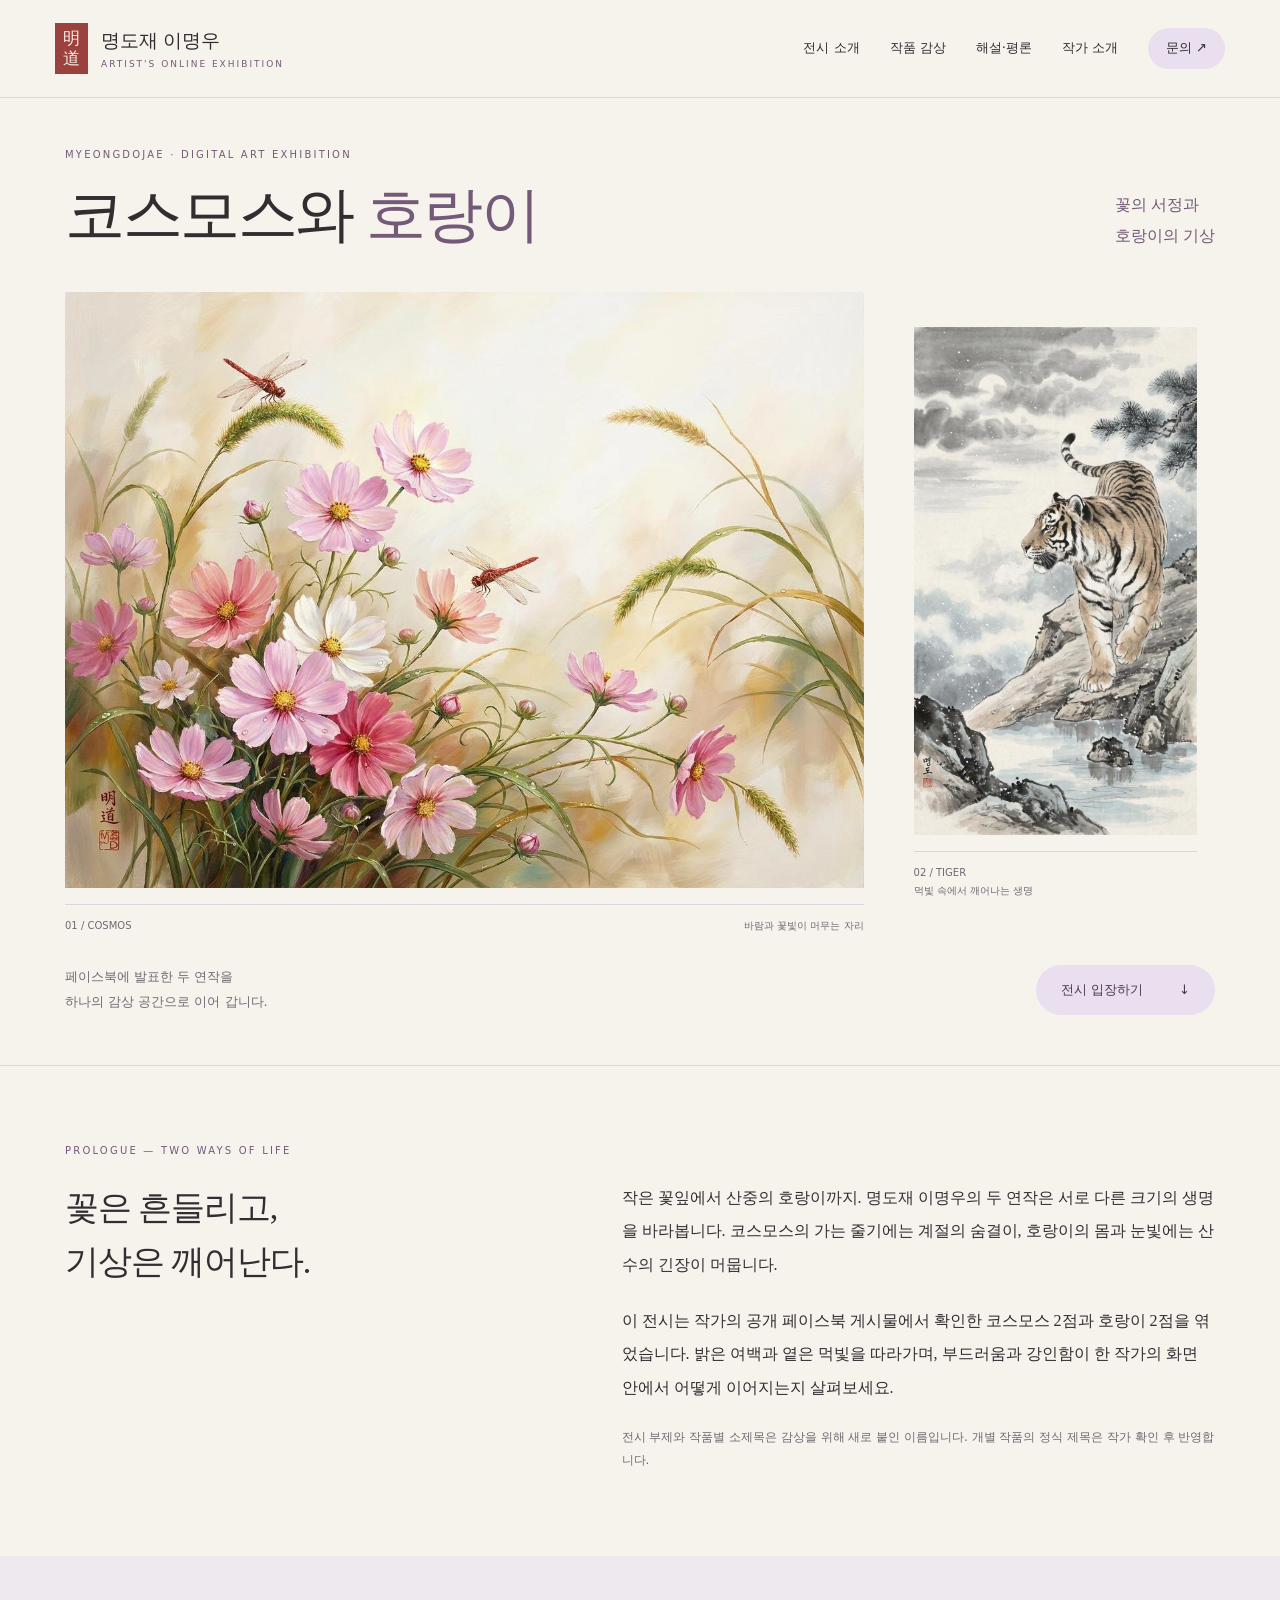
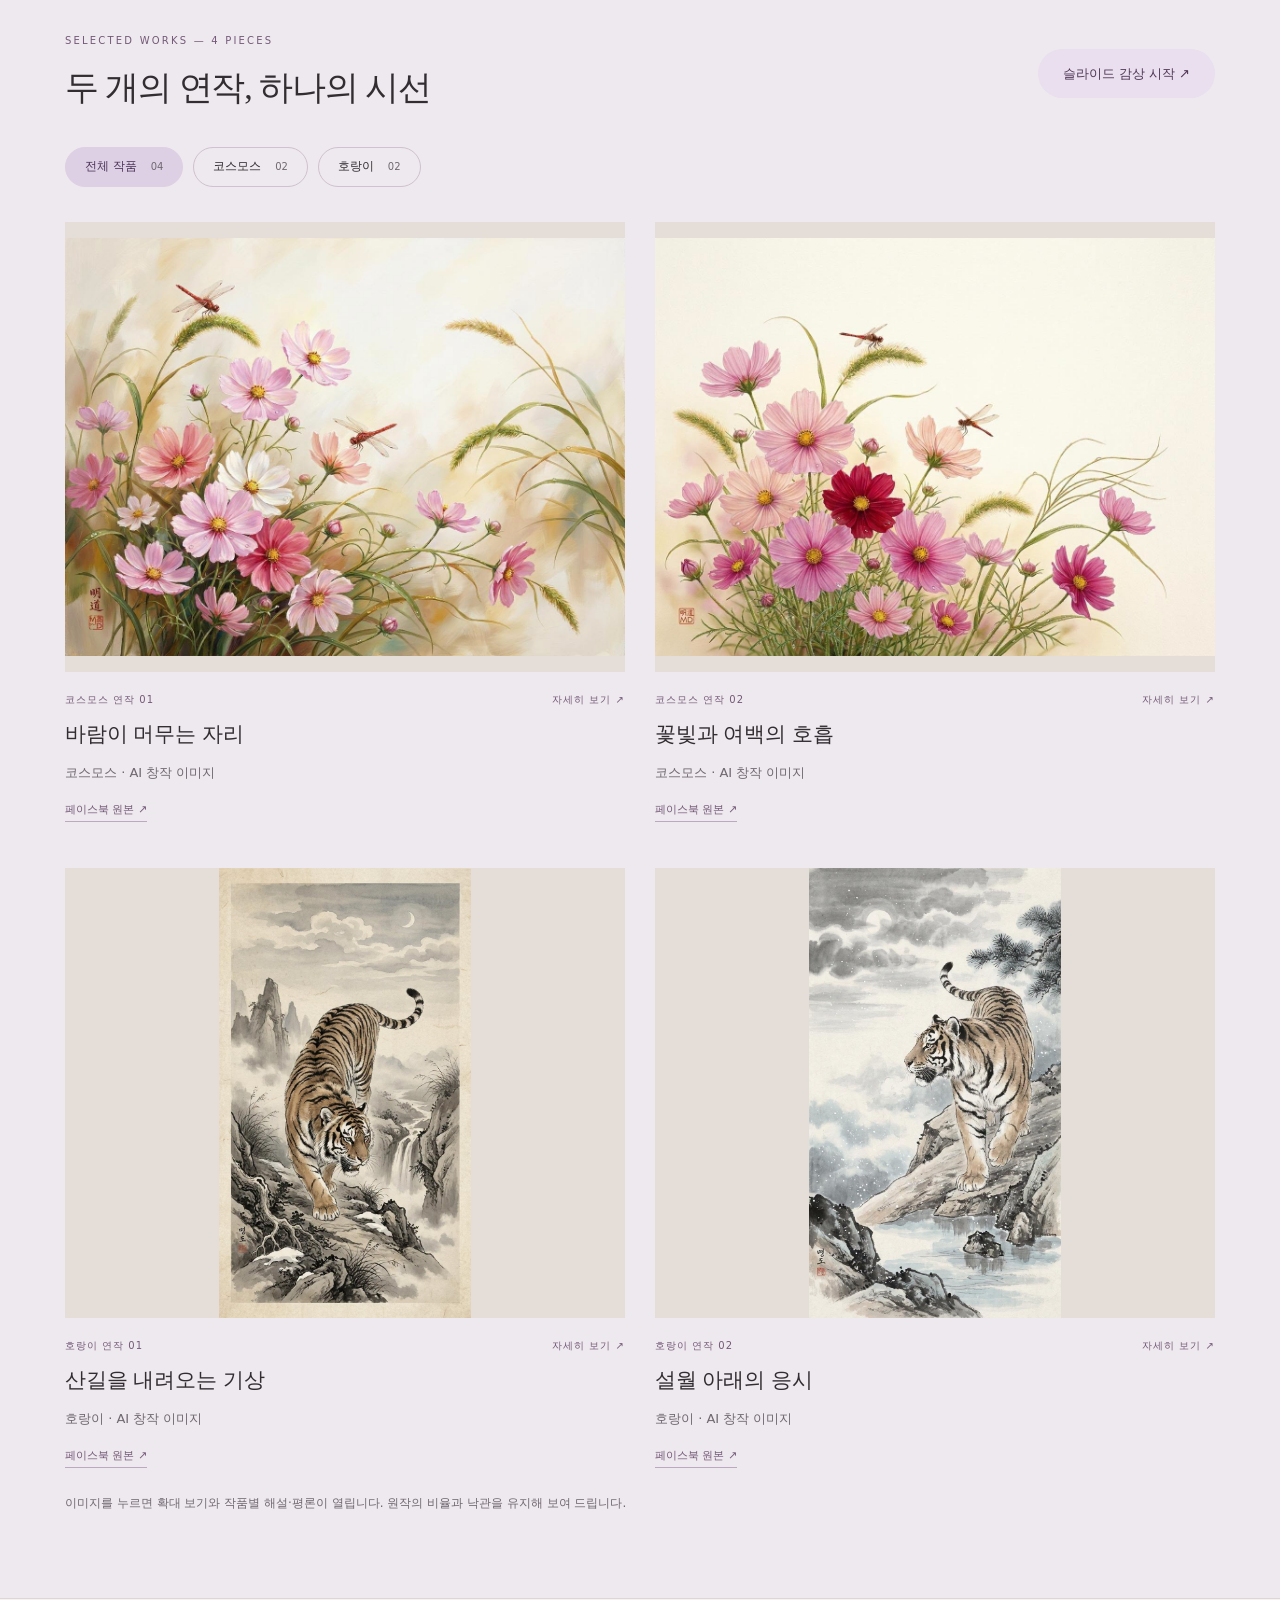
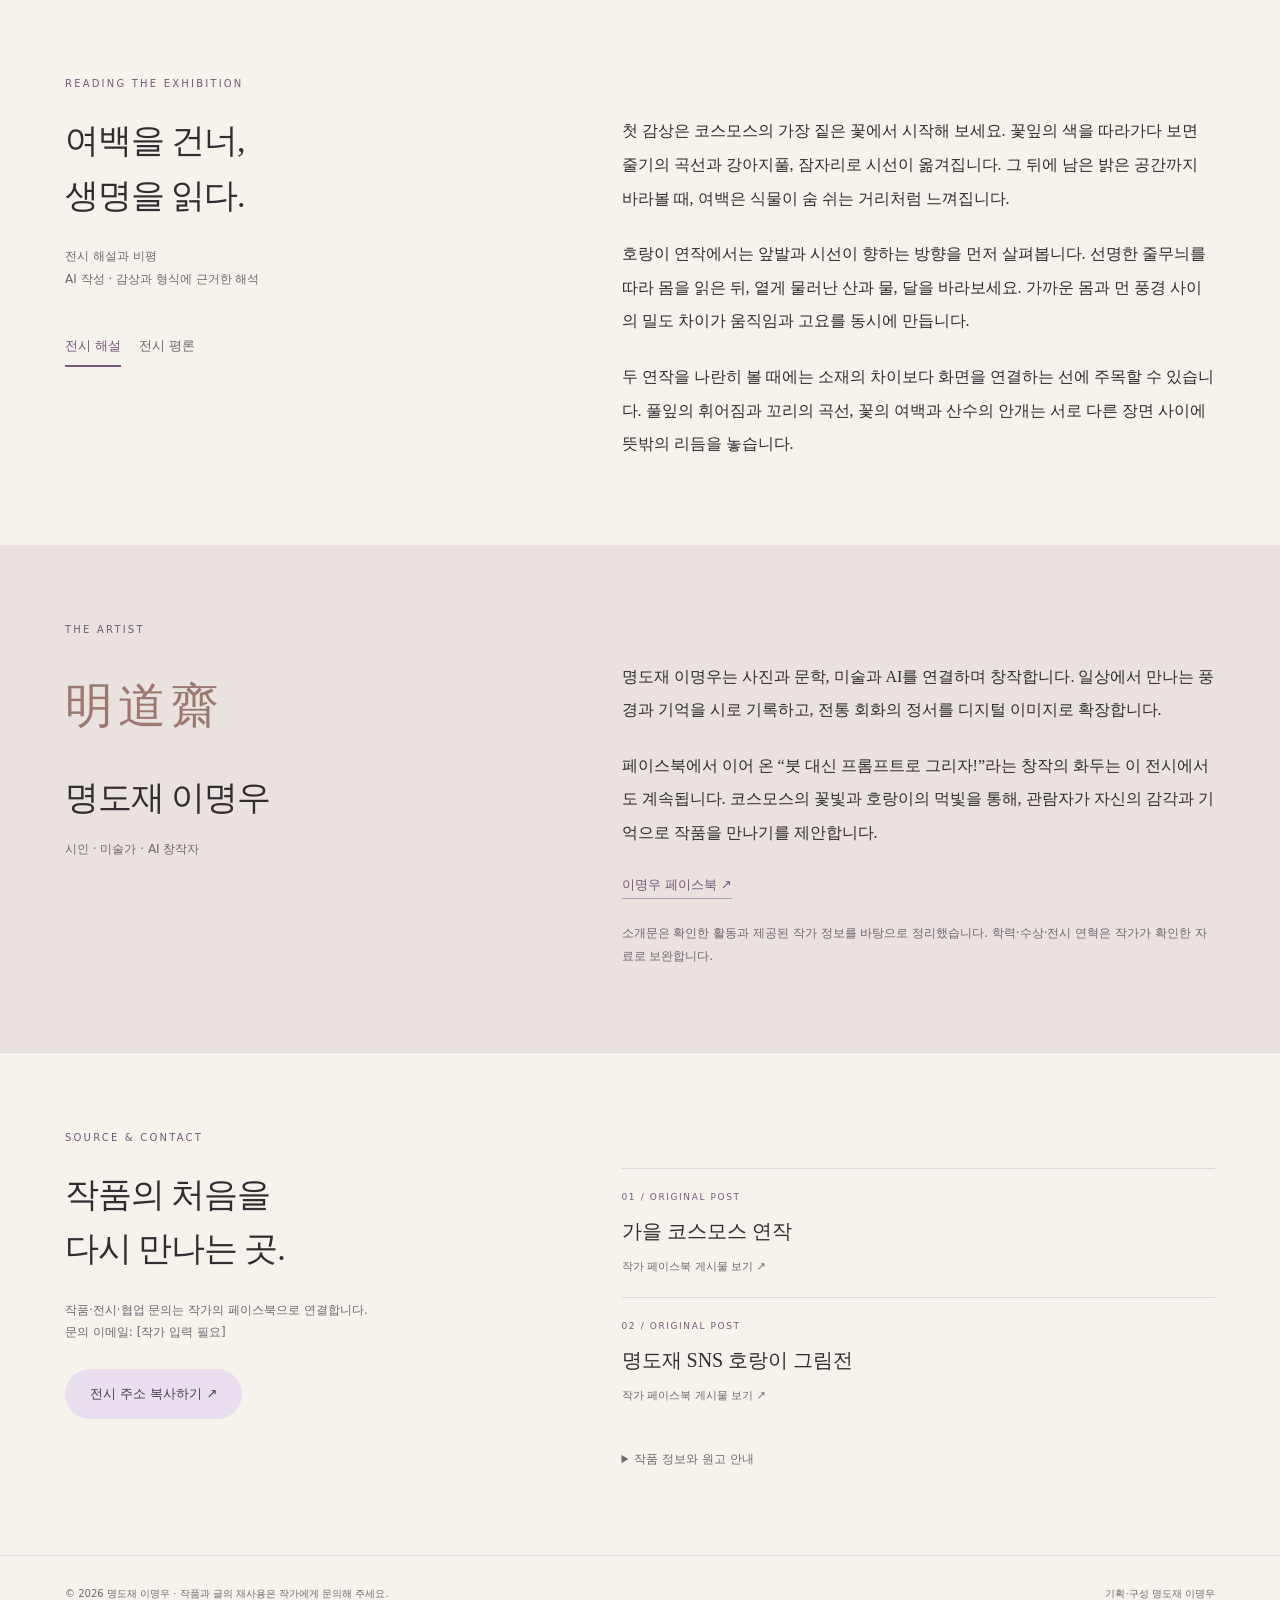
<file: exhibitions/cosmos-tiger/index.html>
<!doctype html>
<html lang="ko"><head><meta charset="utf-8"><meta name="viewport" content="width=device-width, initial-scale=1"><title>코스모스와 호랑이 | 명도재 이명우 작품전</title><meta name="description" content="명도재 이명우의 페이스북 작품으로 구성한 코스모스와 호랑이 온라인 전시. 꽃의 서정과 산의 기상을 작품 해설과 평론으로 감상합니다."><meta property="og:title" content="명도재 이명우 작품전 — 코스모스와 호랑이"><meta property="og:description" content="꽃의 서정과 호랑이의 기상. 작품 4점과 해설·평론을 만나는 온라인 갤러리."><meta property="og:type" content="website"><meta property="og:image" content="https://myeongdojae-cosmos-tiger.korea8014lee.chatgpt.site/assets/cosmos-01.jpg"><meta name="theme-color" content="#f6f3ed"><link rel="stylesheet" href="style.css"><script src="app.js" defer></script></head>
<body><a href="#main" class="skip">본문으로 건너뛰기</a><header><a class="brand" href="#home"><span class="seal" aria-hidden="true">明<br>道</span><span>명도재 이명우<small>ARTIST'S ONLINE EXHIBITION</small></span></a><nav aria-label="전시 메뉴"><a href="#exhibition">전시 소개</a><a href="#gallery">작품 감상</a><a href="#reading">해설·평론</a><a href="#artist">작가 소개</a><a href="#contact">문의 ↗</a></nav></header>
<main id="main"><section class="hero wrap" id="home"><div class="hero-heading"><div><p class="eyebrow">MYEONGDOJAE · DIGITAL ART EXHIBITION</p><h1>코스모스와 <em>호랑이</em></h1></div><p class="hero-line">꽃의 서정과<br>호랑이의 기상</p></div><div class="hero-pair"><figure class="cosmos-main"><button type="button" data-open="cosmos-01" aria-label="코스모스 연작 01 확대 감상"><img src="assets/cosmos-01.jpg" alt="분홍빛 코스모스와 잠자리, 넓은 크림색 여백의 작품" width="1200" height="896" fetchpriority="high"></button><figcaption><span>01 / COSMOS</span><span>바람과 꽃빛이 머무는 자리</span></figcaption></figure><figure class="tiger-main"><button type="button" data-open="tiger-02" aria-label="호랑이 연작 02 확대 감상"><img src="assets/tiger-02.jpg" alt="눈 내리는 달밤, 물가의 바위를 디디는 호랑이" width="768" height="1376" fetchpriority="high"></button><figcaption><span>02 / TIGER</span><span>먹빛 속에서 깨어나는 생명</span></figcaption></figure></div><div class="hero-bottom"><p>페이스북에 발표한 두 연작을<br>하나의 감상 공간으로 이어 갑니다.</p><a class="pill" href="#gallery">전시 입장하기 <span>↓</span></a></div></section>
<section class="wrap section intro-section" id="exhibition"><p class="eyebrow">PROLOGUE — TWO WAYS OF LIFE</p><div class="two-col"><h2>꽃은 흔들리고,<br>기상은 깨어난다.</h2><div class="prose"><p>작은 꽃잎에서 산중의 호랑이까지. 명도재 이명우의 두 연작은 서로 다른 크기의 생명을 바라봅니다. 코스모스의 가는 줄기에는 계절의 숨결이, 호랑이의 몸과 눈빛에는 산수의 긴장이 머뭅니다.</p><p>이 전시는 작가의 공개 페이스북 게시물에서 확인한 코스모스 2점과 호랑이 2점을 엮었습니다. 밝은 여백과 옅은 먹빛을 따라가며, 부드러움과 강인함이 한 작가의 화면 안에서 어떻게 이어지는지 살펴보세요.</p><p class="small-note">전시 부제와 작품별 소제목은 감상을 위해 새로 붙인 이름입니다. 개별 작품의 정식 제목은 작가 확인 후 반영합니다.</p></div></div></section>
<section class="gallery-section" id="gallery"><div class="wrap section"><div class="section-heading"><div><p class="eyebrow">SELECTED WORKS — 4 PIECES</p><h2>두 개의 연작, 하나의 시선</h2></div><button class="pill" id="slideshow" type="button">슬라이드 감상 시작 ↗</button></div><div class="filters" role="group" aria-label="연작 선택"><button data-filter="all" class="active" aria-pressed="true">전체 작품 <span>04</span></button><button data-filter="cosmos" aria-pressed="false">코스모스 <span>02</span></button><button data-filter="tiger" aria-pressed="false">호랑이 <span>02</span></button></div><p id="gallery-status" class="sr-only" aria-live="polite"></p><div class="gallery-grid" id="gallery-grid"></div><p class="small-note">이미지를 누르면 확대 보기와 작품별 해설·평론이 열립니다. 원작의 비율과 낙관을 유지해 보여 드립니다.</p></div></section>
<section class="wrap section" id="reading"><p class="eyebrow">READING THE EXHIBITION</p><div class="two-col essay-layout"><div><h2>여백을 건너,<br>생명을 읽다.</h2><p class="small-note">전시 해설과 비평<br>AI 작성 · 감상과 형식에 근거한 해석</p><div class="reading-tabs" role="tablist" aria-label="전시 글 선택"><button id="tab-guide" role="tab" aria-selected="true" aria-controls="panel-guide">전시 해설</button><button id="tab-critique" role="tab" aria-selected="false" aria-controls="panel-critique" tabindex="-1">전시 평론</button></div></div><div><article id="panel-guide" role="tabpanel" aria-labelledby="tab-guide" class="prose"><p>첫 감상은 코스모스의 가장 짙은 꽃에서 시작해 보세요. 꽃잎의 색을 따라가다 보면 줄기의 곡선과 강아지풀, 잠자리로 시선이 옮겨집니다. 그 뒤에 남은 밝은 공간까지 바라볼 때, 여백은 식물이 숨 쉬는 거리처럼 느껴집니다.</p><p>호랑이 연작에서는 앞발과 시선이 향하는 방향을 먼저 살펴봅니다. 선명한 줄무늬를 따라 몸을 읽은 뒤, 옅게 물러난 산과 물, 달을 바라보세요. 가까운 몸과 먼 풍경 사이의 밀도 차이가 움직임과 고요를 동시에 만듭니다.</p><p>두 연작을 나란히 볼 때에는 소재의 차이보다 화면을 연결하는 선에 주목할 수 있습니다. 풀잎의 휘어짐과 꼬리의 곡선, 꽃의 여백과 산수의 안개는 서로 다른 장면 사이에 뜻밖의 리듬을 놓습니다.</p></article><article id="panel-critique" role="tabpanel" aria-labelledby="tab-critique" class="prose" hidden><p>이 전시에 모인 네 이미지는 생명을 다루는 두 가지 거리를 보여 준다. 코스모스는 가까이 다가가 들여다보는 대상이고, 호랑이는 관람자의 공간으로 다가오는 존재다. 하나는 시선을 꽃 사이로 흩어 놓고, 다른 하나는 몸과 눈빛으로 모은다. 이러한 차이는 같은 창작자가 화면의 긴장을 조절하는 방식을 비교하게 한다.</p><p>코스모스의 화면에서 여백은 수동적인 배경이 아니다. 왼쪽과 아래에 집중된 식물의 밀도를 받아 주고, 줄기가 뻗어 갈 방향을 제공한다. 밝은 바탕과 분홍빛 꽃은 부드러운 감정을 불러오지만, 잠자리의 가는 몸과 날개는 장면에 작고 날카로운 리듬을 남긴다.</p><p>호랑이의 화면은 반대로 밀도의 중심을 몸에 둔다. 줄무늬의 선명함과 산수의 옅은 층이 만나면서, 동물은 안개에서 분리되어 나온 듯 보인다. 산길을 내려오는 자세와 옆을 응시하는 자세는 각각 전진과 경계의 감각을 만든다. 작가가 게시물에서 언급한 생명력은 이런 시각적 관계 안에서 구체화된다.</p><p>다만 전통적 도상과 정교한 AI 표현의 결합 자체가 곧 작품의 독자성은 아니다. 고르게 아름다운 꽃과 익숙한 산수의 조합은 예상 가능한 정서로 닫힐 수 있다. 이 작업의 다음 질문은 무엇을 생성했는가와 함께 무엇을 선택하고 지웠는가에 있다. 제작 과정과 수정의 판단이 더해질 때, 화면의 완결성 너머에서 개인의 미감도 선명해질 것이다.</p><p class="small-note">평론은 작품의 시각적 구성에 관한 해석이며, 작가 본인의 진술이나 외부 평론가의 기고로 표기하지 않습니다.</p></article></div></div></section>
<section class="artist-band" id="artist"><div class="wrap section"><p class="eyebrow">THE ARTIST</p><div class="two-col"><div><p class="artist-mark" aria-hidden="true">明道齋</p><h2>명도재 이명우</h2><p class="artist-caption">시인 · 미술가 · AI 창작자</p></div><div class="prose"><p>명도재 이명우는 사진과 문학, 미술과 AI를 연결하며 창작합니다. 일상에서 만나는 풍경과 기억을 시로 기록하고, 전통 회화의 정서를 디지털 이미지로 확장합니다.</p><p>페이스북에서 이어 온 “붓 대신 프롬프트로 그리자!”라는 창작의 화두는 이 전시에서도 계속됩니다. 코스모스의 꽃빛과 호랑이의 먹빛을 통해, 관람자가 자신의 감각과 기억으로 작품을 만나기를 제안합니다.</p><a class="text-link" href="https://www.facebook.com/KOREA8014LEE/" target="_blank" rel="noopener noreferrer">이명우 페이스북 ↗</a><p class="small-note">소개문은 확인한 활동과 제공된 작가 정보를 바탕으로 정리했습니다. 학력·수상·전시 연혁은 작가가 확인한 자료로 보완합니다.</p></div></div></div></section>
<section class="wrap section sources" id="contact"><p class="eyebrow">SOURCE & CONTACT</p><div class="two-col"><div><h2>작품의 처음을<br>다시 만나는 곳.</h2><p class="small-note">작품·전시·협업 문의는 작가의 페이스북으로 연결합니다.<br>문의 이메일: [작가 입력 필요]</p><button type="button" class="pill" id="share">전시 주소 복사하기 ↗</button><p id="share-status" role="status" class="small-note"></p></div><div><a class="source-row" href="https://www.facebook.com/KOREA8014LEE/posts/1786675589135782/" target="_blank" rel="noopener noreferrer"><span>01 / ORIGINAL POST</span><strong>가을 코스모스 연작</strong><small>작가 페이스북 게시물 보기 ↗</small></a><a class="source-row" href="https://www.facebook.com/KOREA8014LEE/posts/1750146886121986/" target="_blank" rel="noopener noreferrer"><span>02 / ORIGINAL POST</span><strong>명도재 SNS 호랑이 그림전</strong><small>작가 페이스북 게시물 보기 ↗</small></a><details><summary>작품 정보와 원고 안내</summary><p>수록 이미지는 이명우 작가의 공개 페이스북 게시물에서 확인했습니다. 코스모스 원문 게시일은 10월 4일, 호랑이 원문 게시일은 8월 22일로 표시되어 있습니다. 게시일과 실제 제작 연도는 구분합니다.</p><p>작품은 AI 창작 이미지이며, 화면에 표현된 수묵·담채·종이 질감이 실제 실물 재료를 뜻하지는 않습니다. 정식 작품명·제작 연도·출력 매체·실물 크기: [작가 입력 필요]</p><p>전시 제목과 작품 소제목, 해설과 평론은 이번 홈페이지를 위해 새로 구성했습니다. 자료 확인일: 2026년 10월 26일.</p></details></div></div></section></main>
<footer class="wrap"><span>© 2026 명도재 이명우 · 작품과 글의 재사용은 작가에게 문의해 주세요.</span><span>기획·구성 명도재 이명우</span></footer>
<dialog id="viewer" aria-labelledby="viewer-title"><div class="viewer-bar"><span id="viewer-count"></span><div><button id="auto" type="button" aria-pressed="false">자동 넘김 시작</button><button id="close" type="button" aria-label="확대 감상 닫기">닫기 ×</button></div></div><div class="viewer-layout"><div class="viewer-art"><button id="prev" type="button" aria-label="이전 작품">‹</button><img id="viewer-image" alt=""><button id="next" type="button" aria-label="다음 작품">›</button></div><div class="viewer-copy"><p class="eyebrow" id="viewer-category"></p><h2 id="viewer-title"></h2><p id="viewer-subtitle" class="viewer-subtitle"></p><p class="small-note">연작명과 번호는 전시 구분용 표기입니다.<br>소제목은 감상을 위한 제안입니다.</p><h3>작품해설</h3><p id="viewer-guide"></p><h3>작품평론</h3><p id="viewer-critique"></p><a id="viewer-source" class="text-link" target="_blank" rel="noopener noreferrer">페이스북 원본 보기 ↗</a><p class="small-note">해설·평론: AI 작성<br>정식 제목·제작 연도·출력 매체·실물 크기:<br>[작가 입력 필요]</p></div></div></dialog></body></html>
</file>
<file: style.css>
:root{--paper:#f5f2ec;--ink:#302b29;--muted:#6e6865;--line:#dcd5cc;--lavender:#e7def2;--purple:#66517a}*{box-sizing:border-box}html{scroll-behavior:smooth;scroll-padding-top:115px}body{margin:0;background:var(--paper);color:var(--ink);font:16px/1.85 "Noto Serif KR","Batang",serif}h1,h2,h3,p,figure{margin:0}h1,h2,h3{word-break:keep-all}p+p{margin-top:18px}button,input,textarea{font:inherit}button,a,input,textarea,summary{-webkit-tap-highlight-color:transparent}a{color:inherit;text-decoration:none}a:hover{text-decoration:underline}button{cursor:pointer}button:focus-visible,a:focus-visible,input:focus-visible,textarea:focus-visible,summary:focus-visible{outline:3px solid var(--purple);outline-offset:5px}.wrap{max-width:1320px;margin:auto;padding-left:60px;padding-right:60px}header{min-height:108px;display:flex;align-items:center;justify-content:space-between;padding:22px 60px;border-bottom:1px solid var(--line);background:rgba(245,242,236,.97);position:sticky;top:0;z-index:5}nav{display:flex;gap:30px;font-family:system-ui,sans-serif;font-size:14px}nav a:last-child{background:var(--lavender);padding:7px 18px;border-radius:25px}nav a{align-self:center}.brand{display:flex;gap:13px;align-items:center;font-size:19px;line-height:1.5}.brand small{display:block;font:10px/2 system-ui,sans-serif;color:var(--muted);letter-spacing:3px}.seal{background:#9c3c2d;color:#f8ede4;line-height:1.15;padding:6px 8px;font-size:17px}.hero{display:grid;grid-template-columns:.85fr 1.15fr;gap:40px;padding-top:55px;padding-bottom:72px;align-items:center}.eyebrow{font:11px/1.6 system-ui,sans-serif;letter-spacing:2px;color:var(--purple);margin-bottom:22px}h1{font-size:clamp(36px,4.5vw,64px);font-weight:500;line-height:1.4;letter-spacing:-3px}h1 em{font-style:normal;color:var(--purple)}.intro{margin-top:28px;color:var(--muted);line-height:1.9;font-size:17px}.pill{display:inline-flex;align-items:center;justify-content:space-between;gap:45px;border:0;background:var(--lavender);border-radius:40px;padding:13px 26px;color:#45364f;font-family:system-ui,sans-serif;font-size:14px}.hero .pill{margin-top:32px}.hero-note{font:12px/1.9 system-ui,sans-serif;margin-top:55px}.hero-note span{color:var(--muted)}.hero-art img{display:block;width:100%;mix-blend-mode:multiply}.hero-art figcaption{border-top:1px solid var(--line);display:flex;justify-content:space-between;padding-top:12px;font:11px/1.6 system-ui,sans-serif;color:var(--muted)}.section{padding-top:80px;padding-bottom:90px;border-top:1px solid var(--line)}.section-label{font:11px/1.5 system-ui,sans-serif;color:var(--purple);letter-spacing:2px;margin-bottom:35px}h2{font-size:34px;font-weight:500;line-height:1.5;letter-spacing:-1.4px}.artist-layout{display:grid;grid-template-columns:270px 1fr;gap:75px;align-items:center}.artist-layout h2{margin-bottom:20px}.artist-layout .eyebrow{margin-bottom:10px}.portrait{background:#e8e2d9;min-height:300px;display:flex;align-items:center;justify-content:center;flex-direction:column;gap:22px;color:#6a6058}.portrait-symbol{font-size:45px;letter-spacing:4px;writing-mode:vertical-rl;opacity:.6}.portrait p{text-align:center;font:12px/1.8 system-ui,sans-serif}.portrait p span{font-size:11px}.muted{font:12px/1.9 system-ui,sans-serif;color:var(--muted);margin-top:20px}details{font:13px/1.9 system-ui,sans-serif;margin-top:22px}summary{cursor:pointer}details p{margin-top:15px}.section-head{display:flex;justify-content:space-between;gap:40px;align-items:center;margin-bottom:30px}.section-head>p{font:13px/1.9 system-ui,sans-serif;color:var(--muted)}.filters{display:flex;gap:10px;flex-wrap:wrap;margin-bottom:30px}.filters button{padding:7px 17px;border:1px solid var(--line);border-radius:30px;background:transparent;font:13px/1.6 system-ui,sans-serif;color:var(--muted)}.filters .active{background:var(--lavender);border-color:var(--lavender);color:#45364f}.works-grid{display:grid;grid-template-columns:repeat(3,1fr);gap:28px}.work{border:0;background:transparent;text-align:left;padding:0;color:inherit}.work .image-well{background:#eae5dc;height:360px;display:flex;align-items:center;justify-content:center;overflow:hidden}.work img{height:100%;width:100%;object-fit:contain;transition:transform .3s}.work:hover img{transform:scale(1.025)}.work .num{display:block;font:10px system-ui,sans-serif;color:var(--purple);letter-spacing:2px;margin-top:22px}.work h3{font-size:19px;font-weight:500;margin:10px 0}.work p{font:12px/1.8 system-ui,sans-serif;color:var(--muted)}.reading-band{background:#ebe6df}.reading-band .section{border:0}.reading-row{display:grid;grid-template-columns:75px 240px 1fr;gap:25px;border-top:1px solid #cfc7bd;padding:30px 0}.reading-row>span{font-size:25px;color:var(--purple)}.reading-row h3{font-size:20px;font-weight:500}.reading-row p{font-size:15px}.reading-row button{display:block;border:0;border-bottom:1px solid #9e8aaf;background:none;color:var(--purple);padding:0;margin-top:18px;font-size:12px}.essay-layout{display:grid;grid-template-columns:1fr 1.4fr;gap:90px}.essay-meta{font:12px/1.9 system-ui,sans-serif;color:var(--muted);margin-top:45px}.essay-layout article{font-size:16px;line-height:2.15}.contact-band{background:#e9e0ef}.contact-band .section{border:0}.contact-grid{display:grid;grid-template-columns:1fr 1fr;gap:90px}.contact-grid h2{margin-bottom:22px}.contact-grid>div>p{font:14px/1.9 system-ui,sans-serif}.pending{color:#5c426f}.text-link{display:inline-block;margin-top:22px;border-bottom:1px solid #8f7c9c;font:13px/2 system-ui,sans-serif}form{font:13px/1.7 system-ui,sans-serif}label{display:block;margin-bottom:7px}input,textarea{width:100%;padding:12px 0;border:0;border-bottom:1px solid #aa9caf;background:transparent;border-radius:0;margin-bottom:22px;color:var(--ink)}textarea{resize:vertical}form .pill{background:#d7c6e3}footer{display:flex;flex-wrap:wrap;gap:20px;justify-content:space-between;padding-top:35px!important;padding-bottom:35px!important;font:10px/1.9 system-ui,sans-serif;letter-spacing:1px}footer details{width:100%;letter-spacing:0;font-size:11px;margin-top:0}dialog{border:0;background:var(--paper);color:var(--ink);max-width:1100px;width:94vw;max-height:92vh;padding:55px;overscroll-behavior:contain}dialog::backdrop{background:#26201ccd;backdrop-filter:blur(6px)}.close{position:absolute;top:12px;right:20px;border:0;background:var(--lavender);border-radius:50%;width:35px;height:35px;font-size:26px;line-height:1}.detail-layout{display:grid;grid-template-columns:1fr 1fr;gap:40px}.detail-layout img{width:100%;height:auto;max-height:72vh;object-fit:contain;position:sticky;top:0}.detail-layout h2{font-size:28px;margin-bottom:10px}.detail-layout h3{font-size:20px;margin-top:28px;margin-bottom:10px}.detail-layout p{font-size:14px}.detail-layout dl{font:12px/1.9 system-ui,sans-serif}.detail-layout dt{color:var(--purple);margin-top:12px}.detail-layout dd{margin:0}.detail-layout a{font:12px system-ui,sans-serif;text-decoration:underline}.skip{position:absolute;top:-80px;background:white;padding:10px;z-index:20}.skip:focus{top:0}[hidden]{display:none!important}@media(max-width:900px){header{padding:18px 25px;gap:15px;flex-wrap:wrap;position:relative}nav{gap:19px;flex-wrap:wrap;font-size:12px}.wrap{padding-left:26px;padding-right:26px}.hero{gap:15px}.hero-note{margin-top:25px}.artist-layout{gap:35px;grid-template-columns:200px 1fr}.work .image-well{height:280px}.reading-row{grid-template-columns:40px 180px 1fr;gap:15px}.essay-layout,.contact-grid{gap:40px}.detail-layout{gap:25px}}@media(max-width:620px){html{scroll-padding-top:15px}.hero{grid-template-columns:1fr;padding-top:38px;padding-bottom:45px}.hero-copy{max-width:90%}h1{font-size:42px;letter-spacing:-2px}.intro{font-size:15px;margin-top:20px}.hero-note{margin:23px 0 10px}.hero-art{margin-top:15px}.section{padding-top:45px;padding-bottom:50px}.section-label{margin-bottom:24px}h2{font-size:28px}.artist-layout{grid-template-columns:1fr;gap:30px}.portrait{min-height:230px;max-width:260px}.section-head{display:block}.section-head>p{margin-top:15px}.works-grid{grid-template-columns:1fr;gap:38px}.work .image-well{height:420px}.reading-row{grid-template-columns:32px 1fr}.reading-row>div:last-child{grid-column:2}.essay-layout,.contact-grid,.detail-layout{grid-template-columns:1fr;gap:28px}.essay-meta{margin-top:20px}.detail-layout img{position:static;max-height:60vh}dialog{padding:48px 22px 25px}.section-head h2{font-size:27px}footer{font-size:10px}.brand{font-size:17px}nav{gap:14px}.hero-art figcaption{font-size:10px}}@media(prefers-reduced-motion:reduce){html{scroll-behavior:auto}*{transition:none!important}}

/* Public homepage: six-step collaboration overview. */
.collab-intro{scroll-margin-top:105px}
.collab-steps{display:grid;grid-template-columns:repeat(3,minmax(0,1fr));gap:15px;margin:27px 0 23px}
.collab-steps article{background:#fbf8ff;border:1px solid #dfd3ed;border-radius:13px;padding:22px 20px;min-width:0}
.collab-steps article span{display:block;font:700 11px/1.7 system-ui,sans-serif;letter-spacing:.11em;color:#7552a0}
.collab-steps article h3{font-size:18px;color:#392951;margin:10px 0 8px;line-height:1.5}
.collab-steps article p{font-size:14px;line-height:1.8;color:#62546f;margin:0;word-break:keep-all}
.collab-notice{padding:16px 19px;border-left:3px solid #c4aede;background:#f9f5ff;color:#53456d;margin:20px 0!important;font-size:14px}
.collab-intro>.pill{display:inline-flex;margin:9px 0 0;background:#ebe3fa;color:#4b3674;border:1px solid #d6c5ee;text-decoration:none;font-weight:700}
@media(max-width:850px){.collab-steps{grid-template-columns:repeat(2,minmax(0,1fr))}}
@media(max-width:580px){.collab-steps{grid-template-columns:1fr}}
</file>
<file: admin/style.css>
:root{--paper:#f4f1e9;--card:#fffefa;--forest:#2d4336;--forest-dark:#26392e;--line:#e4dccd;--ink:#2a392f;--muted:#687469;--accent:#9f7d55;--cream:#ece4d4;--danger:#9b4137}
*{box-sizing:border-box}html{scroll-behavior:smooth}body{margin:0;color:var(--ink);background:var(--paper);font:15px/1.65 -apple-system,BlinkMacSystemFont,"Segoe UI","Malgun Gothic",sans-serif}button,input,select,textarea{font:inherit}button{cursor:pointer}a{color:inherit}button:focus-visible,a:focus-visible,input:focus-visible,select:focus-visible,textarea:focus-visible{outline:3px solid #bda47b;outline-offset:2px}
.studio-layout{display:grid;grid-template-columns:255px minmax(0,1fr);min-height:100vh}.sidebar{position:sticky;top:0;height:100vh;background:var(--forest-dark);color:#f4eee1;padding:29px 18px;display:flex;flex-direction:column;gap:35px}.identity{display:flex;align-items:center;gap:11px;text-decoration:none}.identity b{display:block;font-family:Georgia,serif;font-size:17px;letter-spacing:.1em}.identity small{display:block;color:#d5ccbb;font-size:10px;letter-spacing:.14em}.seal{display:grid;place-items:center;min-width:52px;height:52px;background:#a34b3b;font:24px Georgia,serif}.side-menu{display:grid;gap:11px}.side-menu button{padding:14px;border:1px solid #ffffff26;text-align:left;color:#f7f2e9;border-radius:4px;background:#ffffff0c;font-weight:650}.side-menu button.active,.side-menu button:hover{background:#dfd3bd;color:#273c30}.sidebar-bottom{margin-top:auto;color:#d5ccbb;font-size:12px}.sidebar-bottom a{text-decoration:none;color:#f1dbb6;font-weight:700}
.main{padding:25px clamp(17px,3vw,54px) 55px;width:100%;min-width:0}.topbar{display:flex;justify-content:space-between;align-items:center;gap:15px;flex-wrap:wrap;margin:0 0 28px;padding-bottom:18px;border-bottom:1px solid #d8cfbf}.topbar h1{font:normal clamp(25px,3vw,33px) Georgia,'Noto Serif KR',serif;margin:5px 0}.eyebrow{font-size:11px;color:var(--accent);letter-spacing:.19em;font-weight:800}.text-link{font-size:13px;color:#785839;text-decoration:none;border-bottom:1px solid #b39b7e}.view{display:none}.view.visible{display:block}
.dashboard-hero,.creator-banner{position:relative;overflow:hidden;background:linear-gradient(120deg,#d9e3d9 0%,#f7f0df 67%,#e1d2b5 100%);border:1px solid #ddd4c2;border-radius:3px;padding:clamp(28px,4vw,62px);margin-bottom:22px}.dashboard-hero:after{position:absolute;right:6%;top:-40px;content:"";height:280px;width:240px;transform:rotate(21deg);border-radius:50% 20% 45% 45%;background:linear-gradient(135deg,#829f8663,#c6a9834d);pointer-events:none}.dashboard-hero>*{position:relative;z-index:1}.dashboard-hero h2{font:normal clamp(35px,4.5vw,63px)/1.2 Georgia,'Noto Serif KR',serif;margin:15px 0}.dashboard-hero p{max-width:585px;color:#536456;font-size:15px;margin:0 0 23px}.creator-banner{padding:25px 30px}.creator-banner h2{font:normal clamp(25px,3.2vw,38px) Georgia,'Noto Serif KR',serif;margin:7px 0}.creator-banner p{margin:3px 0;color:#5c6c60}.primary,.subtle,.ghost,.danger{display:inline-block;border:1px solid transparent;padding:11px 17px;border-radius:4px;font-weight:700}.primary{background:var(--forest);color:#fff}.primary:hover{background:#425b48}.subtle{background:#e8e1d4;color:#344638}.subtle:hover{background:#dcd1bd}.ghost{background:transparent;border-color:#ccbda9;color:#566255}.danger{background:#fbebea;border-color:#efd4d1;color:var(--danger)}.primary:disabled,.subtle:disabled{opacity:.45;cursor:not-allowed}
.stats{display:grid;grid-template-columns:repeat(3,1fr);gap:12px;margin:22px 0 38px}.stats>div{background:var(--card);border:1px solid var(--line);padding:21px 23px}.stats span{display:block;color:var(--muted);font-size:13px}.stats b{display:block;font:normal 35px Georgia,serif;margin-top:6px}.section-heading{margin:26px 0 15px}.section-heading h2{font:normal 30px Georgia,'Noto Serif KR',serif;margin:6px 0}.section-heading p{color:var(--muted);margin:3px 0}.split{display:flex;justify-content:space-between;align-items:center;gap:15px;flex-wrap:wrap}.flow-grid{display:grid;grid-template-columns:repeat(5,minmax(0,1fr));gap:10px;margin-bottom:37px}.flow-grid>div{background:#fffefa;border-left:2px solid #a98a61;padding:20px 13px}.flow-grid span{color:var(--accent);font-size:11px}.flow-grid b{display:block;margin:9px 0;font-size:14px}.flow-grid p{margin:0;color:var(--muted);font-size:12px}.panel{border:1px solid var(--line);background:#fffdf8;padding:24px;border-radius:4px}.panel-heading{display:flex;align-items:center;justify-content:space-between;gap:15px;margin-bottom:17px}.panel-heading h2{margin:0;font:normal 25px Georgia,serif}
.process{display:grid;grid-template-columns:repeat(5,minmax(0,1fr));gap:8px;margin-bottom:16px}.process span{text-align:center;border:1px solid var(--line);background:#fffefa;padding:12px 6px;font-weight:650;font-size:12px;color:#75684d}
.form-section{margin-bottom:19px;padding:26px clamp(15px,3vw,35px);border:1px solid var(--line);background:var(--card);border-radius:4px}.form-section-header{margin-bottom:20px;padding-bottom:14px;border-bottom:1px solid var(--line)}.form-section-header>span,.form-section-header>div>span{color:var(--accent);font-family:Georgia,serif;letter-spacing:.16em;font-weight:700;font-size:12px}.form-section-header h2{font:normal clamp(23px,3vw,30px) Georgia,'Noto Serif KR',serif;margin:7px 0}.form-section-header p{margin:0;color:var(--muted);font-size:13px}.form-section label,.work-editor label{display:block;font-weight:650;margin-bottom:15px;font-size:13px}.form-section input:not([type=checkbox]):not([type=file]),.form-section textarea,.form-section select,.work-editor input:not([type=file]),.work-editor textarea{display:block;width:100%;margin-top:7px;padding:10px 12px;border:1px solid #d8d0c3;background:#fff;border-radius:3px;color:var(--ink)}.form-section textarea,.work-editor textarea{resize:vertical;min-height:75px}.form-section input[type=file],.work-editor input[type=file]{display:block;width:100%;font-size:12px;font-weight:400;margin-top:8px}.form-section label em{color:#99583b;font-style:normal;font-size:11px}.field-grid{display:grid;grid-template-columns:repeat(2,minmax(0,1fr));gap:0 17px}.hint,.helper{color:#687469;font-weight:400;font-size:12px}.image-preview,.art-upload-preview{display:grid;place-items:center;text-align:center;background:#f3f0ea;min-height:130px;border:1px dashed #d2c7b7;color:#728074;margin-top:10px;position:relative;overflow:hidden;padding:9px}.image-preview img,.art-upload-preview img{max-width:100%;max-height:280px;object-fit:contain}.portrait-preview img{max-height:200px}.image-preview button{margin-left:8px}.check{display:flex!important;align-items:flex-start;gap:9px}.check input{width:18px;height:18px;flex:none;margin:2px 0}
.artwork-list{display:grid;gap:17px}.work-editor{border:1px solid #ddd3c3;background:#fffefa;padding:20px;border-radius:4px}.work-header{display:flex;justify-content:space-between;align-items:center;gap:10px;flex-wrap:wrap;padding-bottom:12px;margin-bottom:15px;border-bottom:1px solid #eee4d7}.work-header h3{font:normal 23px Georgia,'Noto Serif KR',serif;margin:0}.work-header h3 small{font:10px Arial,sans-serif;color:#957c5f;letter-spacing:.12em}.work-tools{display:flex;gap:6px}.work-tools button{border:1px solid #d8cab8;background:#f3ebde;padding:7px 12px;color:#344739;border-radius:3px}.work-tools button:disabled{opacity:.4}.work-tools .danger{background:#fbeae8;color:var(--danger)}.work-fields{display:grid;grid-template-columns:minmax(170px,28%) minmax(0,1fr);gap:22px}.art-upload-preview{min-height:185px}.work-info-col{min-width:0}.work-image-col{min-width:0}.art-upload-preview img{max-height:215px}
.actionbar{display:flex;flex-wrap:wrap;align-items:center;gap:10px;padding:20px 0}.notice{min-height:26px;padding:4px 0;color:#3a6742;font-size:13px}.notice[data-kind=error]{color:var(--danger)}.preview-panel{margin-top:24px}.preview-panel[hidden]{display:none}.preview-panel iframe{width:100%;height:780px;border:1px solid #e1dacc;background:#fff}.tool-row{display:flex;gap:16px;flex-wrap:wrap;align-items:flex-end;margin-bottom:20px}.tool-row label{font-size:13px;font-weight:650}.tool-row input,.tool-row select{display:block;margin-top:7px;max-width:300px;padding:8px;border:1px solid #ddd3c5}.project-list{display:grid;gap:9px}.project-row{display:flex;justify-content:space-between;align-items:center;gap:14px;flex-wrap:wrap;border:1px solid #ebe2d3;background:white;padding:15px}.project-info h3{margin:0;font-size:18px}.project-info p{margin:3px 0 0;color:var(--muted);font-size:12px}.project-actions{display:flex;gap:6px}.project-actions button{padding:8px 12px}.recent-item{display:block;width:100%;text-align:left;border:1px solid #e7dfd3;background:white;padding:14px 16px;color:var(--ink)}.recent-item:hover{background:#f3eadc}.empty{color:var(--muted);font-size:13px}.guide{font-size:15px;max-width:920px}.guide p{margin:0 0 18px}
@media(max-width:1200px){.flow-grid{grid-template-columns:repeat(3,1fr)}.studio-layout{grid-template-columns:225px 1fr}}
@media(max-width:920px){.studio-layout{grid-template-columns:1fr}.sidebar{position:static;height:auto;gap:15px;padding:15px 18px}.side-menu{display:flex;flex-wrap:wrap;gap:7px}.side-menu button{padding:9px;font-size:12px}.sidebar-bottom{display:none}.main{padding:20px 17px}.work-fields{grid-template-columns:1fr}.art-upload-preview{min-height:135px}}
@media(max-width:630px){.dashboard-hero{padding:27px 21px}.dashboard-hero:after{opacity:.22}.field-grid,.stats,.process,.flow-grid{grid-template-columns:1fr 1fr}.process span{font-size:11px;padding:8px 4px}.form-section{padding:18px 14px}.form-section-header.split{align-items:flex-start}.actionbar button{width:100%}.topbar h1{font-size:25px}.preview-panel iframe{height:650px}.work-editor{padding:15px 11px}}
@media(max-width:400px){.field-grid{grid-template-columns:1fr}.flow-grid{grid-template-columns:1fr 1fr}.side-menu button{width:100%}.process{grid-template-columns:repeat(2,1fr)}}


/* MYEONGDOJAE creative room: introductory landing and exhibition workflow */
.creative-room-hero{padding:clamp(35px,5vw,65px) clamp(25px,4.2vw,65px);min-height:480px}
.creative-room-hero .hero-lead{font:normal clamp(17px,2vw,24px)/1.55 Georgia,'Noto Serif KR',serif;color:#2c4938;max-width:690px;margin:8px 0 12px}
.creative-room-hero .hero-actions{display:flex;align-items:center;gap:12px;flex-wrap:wrap;margin:26px 0 0}
.creative-room-hero .outline-link{display:inline-block;text-decoration:none;border:1px solid #788a78;padding:11px 18px;color:#2d4a39;background:#fff6}
.creative-room-hero .room-signature{color:#7b765f;font-size:12px;letter-spacing:.06em;margin-top:22px}
.story-section{margin:39px 0 42px}
.story-section .section-heading{margin:0 0 20px}
.story-section .section-heading h2{font:normal clamp(25px,3.2vw,37px)/1.4 Georgia,'Noto Serif KR',serif;margin:7px 0}
.story-section .section-heading p{max-width:800px}
.why-grid{display:grid;grid-template-columns:repeat(3,minmax(0,1fr));gap:15px}
.why-grid article{background:#fffefa;border:1px solid #e7dfd0;padding:27px;min-height:215px}
.why-icon{color:#ad8961;font:normal 28px Georgia,serif}
.why-grid h3{font:normal 22px Georgia,'Noto Serif KR',serif;margin:15px 0 10px}
.why-grid p{font-size:13px;color:#667366;margin:0}
.artist-showcase{display:grid;grid-template-columns:repeat(4,minmax(0,1fr));gap:14px}
.artist-example{display:block;background:#fffdfa;border:1px solid #e4dbcc;text-decoration:none;overflow:hidden;padding-bottom:18px;transition:transform .2s,border-color .2s}
.artist-example:hover{transform:translateY(-4px);border-color:#a58b64}
.artist-example .artist-motif{height:150px;margin-bottom:16px;position:relative;overflow:hidden;isolation:isolate}
.artist-motif:before,.artist-motif:after{content:"";position:absolute;border-radius:42% 21% 54% 26%;transform:rotate(-17deg)}
.artist-motif:before{width:38%;height:80%;left:19%;top:12%;background:#f3eee2a6}
.artist-motif:after{width:30%;height:60%;right:22%;bottom:3%;background:#3d4f4580}
.motif-water{background:linear-gradient(125deg,#a4c4ca,#e5e1cb 55%,#83a0b1)}
.motif-wood{background:linear-gradient(115deg,#ad8a68,#f0d5ae 64%,#6d5a4d)}
.motif-print{background:linear-gradient(125deg,#607f7a,#ddb98a 52%,#b77966)}
.motif-form{background:linear-gradient(130deg,#d4bbb2,#8c9ca8 65%,#ece0c8)}
.artist-example .genre,.artist-example h3,.artist-example p,.artist-example .visit{display:block;margin-left:18px;margin-right:18px}
.artist-example .genre{color:#9d7a53;letter-spacing:.12em;font-size:10px;font-weight:800}
.artist-example h3{font:normal 24px Georgia,'Noto Serif KR',serif;margin-top:7px;margin-bottom:7px}
.artist-example p{font-size:12px;color:#657264;line-height:1.75;min-height:88px}
.artist-example .visit{color:#8f6943;font-weight:750;font-size:12px}
.example-note{color:#677365;font-size:12px;margin-top:12px}
.creator-welcome{margin-bottom:15px}
.creator-welcome h2{font:normal clamp(31px,4vw,48px) Georgia,'Noto Serif KR',serif}
.creator-welcome h3{font:normal 20px Georgia,'Noto Serif KR',serif;color:#405944;margin:0 0 13px}
.creator-welcome>p{max-width:900px;line-height:1.8}
.creator-promise{display:flex;gap:12px;flex-wrap:wrap;margin:18px 0 21px}
.creator-promise span{border-left:2px solid #967a52;background:#fff8;padding:9px 14px;font-size:13px;color:#425744}
.creator-help{display:grid;grid-template-columns:repeat(3,minmax(0,1fr));gap:11px;margin-bottom:22px}
.creator-help article{background:#fffefa;border:1px solid #e4dccf;padding:18px}
.creator-help strong{display:block;color:#314b37;font-size:15px;margin-bottom:9px}
.creator-help p{color:#657266;font-size:13px;margin:0;line-height:1.8}
@media(max-width:1200px){.artist-showcase{grid-template-columns:repeat(2,minmax(0,1fr))}}
@media(max-width:800px){.why-grid,.creator-help{grid-template-columns:1fr}.why-grid article{min-height:auto}.artist-example p{min-height:0}.creative-room-hero{min-height:auto}.artist-example .artist-motif{height:145px}}
@media(max-width:520px){.artist-showcase{grid-template-columns:1fr 1fr;gap:8px}.artist-example .artist-motif{height:110px}.artist-example h3{font-size:20px}.artist-example .genre,.artist-example h3,.artist-example p,.artist-example .visit{margin-left:12px;margin-right:12px}.artist-example p{font-size:11px}.creative-room-hero .hero-actions .primary,.creative-room-hero .hero-actions .outline-link{width:100%;text-align:center}.creator-welcome{padding:24px 19px}}


/* Python video production and artwork registration state */
.video-production{margin-top:24px;padding:20px 21px;border:1px solid #d4c7b3;background:linear-gradient(135deg,#f8f5e9,#e8eee6);border-radius:5px}
.video-production-heading h3{font:normal 25px Georgia,'Noto Serif KR',serif;margin:7px 0 9px;color:#304638}
.video-production-heading p{font-size:13px;color:#607263;margin:0 0 15px}
.video-stats{font-size:14px;font-weight:750;color:#2d4e38;padding:10px 13px;background:#fffd;border-left:3px solid #8eab90}
.video-process{display:grid;grid-template-columns:repeat(5,minmax(0,1fr));gap:7px;margin:17px 0}
.video-process span{border:1px solid #d5cbbb;background:#fffdf8;padding:10px 8px;font-size:12px;color:#637061}
.video-tools{display:flex;gap:9px;flex-wrap:wrap;align-items:center;margin:12px 0}
.video-document-link{text-decoration:none;font-size:13px}
.video-manifest-label{display:block;font-weight:750;color:#334739;font-size:13px;margin-top:20px}
.video-manifest-label input{display:block;width:100%;max-width:490px;margin-top:8px;padding:8px;border:1px solid #cfc2af;background:#fff}
.work-video-status{display:inline-block;background:#edf3e9;border-left:3px solid #829b83;color:#3e6946;font-size:12px;font-weight:750;padding:7px 10px;margin:0 0 15px}
.video-production .helper{display:block;line-height:1.7}
@media(max-width:1150px){.video-process{grid-template-columns:repeat(3,minmax(0,1fr))}}
@media(max-width:600px){.video-process{grid-template-columns:1fr 1fr}.video-tools>*{width:100%;text-align:center}}


/* Interactive artwork music and film production controls */
.work-create-media{margin-top:20px;padding:16px 16px 13px;background:linear-gradient(130deg,#edf2eb,#faf6ed);border:1px solid #d6ddcf;border-radius:5px}
.media-buttons{display:flex;flex-wrap:wrap;gap:10px}
.media-buttons button{display:inline-flex;align-items:center;justify-content:center;min-width:150px;gap:8px;font-size:14px}
.media-buttons button:disabled{cursor:not-allowed;opacity:.48}
.work-create-status{color:#45614d;font-weight:700;font-size:13px;margin:12px 0}
.generated-media{display:grid;grid-template-columns:1fr;gap:9px}
.generated-media audio,.generated-media video{display:block;width:100%;max-height:360px;border-radius:4px;background:#1d2b23}
.generated-media a{justify-self:start;display:inline-block;padding:9px 14px;text-decoration:none;background:#fff;border:1px solid #9a8262;color:#59472b;font-size:13px;font-weight:750}
.generated-media a:hover{background:#e9e1d1}
.work-create-media .helper{display:block;margin-top:12px;color:#647566;font-size:12px;line-height:1.65}
@media(max-width:600px){.media-buttons button,.generated-media a{width:100%;text-align:center}}


/* MYEONGDOJAE simple exhibition workflow v11 */
.quick-hero{margin:0 0 14px;background:linear-gradient(110deg,#d9e6dd,#f6eddd);border:1px solid #d4d9cc;padding:24px 28px;border-radius:6px}
.quick-hero h2{font:normal clamp(25px,3.7vw,41px) Georgia,'Noto Serif KR',serif;margin:8px 0 12px;color:#2f4737}
.quick-hero p{margin:0;color:#57685d;font-size:15px}
.quick-steps{display:grid;grid-template-columns:repeat(4,minmax(0,1fr));gap:9px;margin-bottom:12px}
.quick-steps span{background:#fffdf8;border:1px solid #e3dbcb;padding:13px;color:#516456;font-size:13px;font-weight:700;text-align:center}
.quick-help{background:#faf6ec;border:1px solid #e3d9c8;padding:13px 17px;border-radius:4px;margin-bottom:15px;color:#667366;font-size:13px}
.quick-help summary,.optional-details>summary{cursor:pointer;font-weight:750;color:#3b573f;list-style:none}
.quick-help summary::-webkit-details-marker,.optional-details>summary::-webkit-details-marker{display:none}
.quick-help summary:before,.optional-details>summary:before{content:"＋";display:inline-block;margin-right:8px;color:#967044}
.quick-help[open] summary:before,.optional-details[open]>summary:before{content:"－"}
.optional-details{border:1px solid #e2d9c7;border-radius:5px;background:#fffdf8;padding:13px 17px;margin:10px 0 16px}
.optional-details[open]{padding-bottom:18px}
.optional-details>summary{padding:1px 0 8px}
.optional-details[open]>summary{border-bottom:1px solid #e5ddce;margin-bottom:16px}
details.form-section{display:block}
details.form-section>.form-section-header{margin-top:10px}
.batch-upload{border:2px dashed #91a18d;border-radius:6px;padding:18px;background:#f0f5ed;margin:0 0 19px}
.batch-upload label{display:block;font-weight:800;font-size:16px;color:#304b38;margin:0}
.batch-upload p{font-size:12px;margin:6px 0 10px;color:#617065}
.batch-upload input{width:100%;font-size:13px}
.work-extra{margin-top:6px}
.quick-work-title{font-size:15px!important;color:#364e3d;font-weight:800!important}
.work-create-media{margin-top:13px}
.execute-artwork{font-size:15px!important;flex:1;min-height:51px;background:#245438!important;border-color:#245438!important}
.execute-artwork:hover{background:#33684a!important}
.work-create-media .media-buttons .subtle{font-size:12px;min-width:110px}
.quick-finish{display:flex;gap:14px;align-items:center;justify-content:space-between;border:1px solid #b7c9b4;background:linear-gradient(120deg,#e2ece1,#f6f5e8);padding:19px 21px;margin:22px 0 12px;border-radius:6px;flex-wrap:wrap}
.quick-finish strong{font:normal 24px Georgia,'Noto Serif KR',serif;color:#274935}
.quick-finish p{margin:4px 0 0;color:#5d6d5d;font-size:13px}
.quick-finish-actions{display:flex;flex-wrap:wrap;gap:9px}
.quick-finish-actions button{min-height:46px}
.quick-rights{margin:0 0 14px;padding:12px 13px;background:#fff9ec;border:1px solid #ead7b9}
.quick-rights label{display:flex;gap:11px;align-items:center;cursor:pointer;font-size:13px;font-weight:700}
.quick-rights input{width:19px;height:19px;flex:none}
.advanced-production{margin-bottom:0;background:#f9f8f3}
@media(max-width:950px){.quick-steps{grid-template-columns:repeat(2,minmax(0,1fr))}}
@media(max-width:650px){.quick-hero{padding:20px 17px}.quick-finish{display:block}.quick-finish-actions{margin-top:12px}.quick-finish-actions button{width:100%}.quick-finish-actions{display:grid}.batch-upload{padding:14px}.execute-artwork{width:100%}}


/* 20-second film-score brief for each artwork */
.music-style-brief{margin:3px 0 16px;border:1px solid #cad8c7;background:#fffefa;border-radius:5px;padding:12px 14px}
.music-style-brief>summary{cursor:pointer;color:#314c3b;font-size:13px;font-weight:800}
.music-style-brief>summary::marker{color:#886942}
.music-style-brief>p[data-music-prompt]{white-space:normal;overflow-wrap:anywhere;color:#4f6553;font-size:13px;line-height:1.8;padding:11px;border-radius:4px;background:#f1f5ee;border-left:3px solid #9fae9a;margin:12px 0}
.music-style-brief .subtle{font-size:12px;padding:9px 12px}
.music-style-brief .helper{margin-top:8px!important;font-size:12px;color:#697669}

/* 20-second cinematic art film camera movement guidance */
.cinematic-caption{background:linear-gradient(95deg,#e3ece4,#fff9ed);border-left:3px solid #72927d;padding:10px 12px;font-size:12px;font-weight:750;color:#365443;line-height:1.8;margin:2px 0 14px}


/* MYEONGDOJAE studio 3.0 — SONU-inspired artist production dashboard */
:root{--paper:#080d1e;--card:#111a2d;--forest:#6f3ee2;--forest-dark:#0e162a;--line:#27314b;--ink:#edf2ff;--muted:#9daac6;--accent:#a88dff;--cream:#141e32}
body{background:var(--paper);color:var(--ink)}.studio-layout{grid-template-columns:215px minmax(0,1fr)}
.sidebar{background:#0f1729;border-right:1px solid #202d45;padding:25px 13px;gap:27px}
.identity{gap:9px}.identity b{font-size:14px;color:#fff}.identity small{color:#9aa5c6;font-size:9px}.seal{background:#6738c6;min-width:43px;height:43px;font-size:18px;border-radius:5px}
.side-menu{gap:5px}.side-menu button{background:transparent;border:0;color:#9ba9c9;font-size:13px;padding:12px 11px;border-radius:6px;font-weight:600}
.side-menu button.active,.side-menu button:hover{background:#6d37e6;color:#fff}
.sidebar-bottom{color:#9daac6}.sidebar-bottom a{color:#cbb4ff}
.main{padding:27px clamp(17px,3vw,45px) 58px;max-width:1500px;margin-inline:auto}
.topbar{border-bottom-color:#202e45}.topbar h1{color:#fff}.text-link{color:#c5b3ff;border-color:#6e4ec0}
.eyebrow{color:#ab90ff}.section-heading h2,.panel-heading h2,.form-section-header h2{color:#f6f4ff}
.section-heading p,.form-section-header p{color:#a7b3cb}
.sonu-heading{display:flex;justify-content:space-between;align-items:center;gap:25px;margin:5px 0 19px;padding-bottom:20px;border-bottom:1px solid #243049}
.sonu-heading h2{font:700 clamp(27px,3.4vw,42px)/1.1 system-ui,sans-serif;color:#fff;margin:9px 0}.sonu-heading h2 strong{color:#c4afff}
.sonu-heading p{font-size:13px;color:#98a8c9;margin:0;max-width:640px}.sonu-new{white-space:nowrap}
.sonu-overview{display:grid;grid-template-columns:minmax(0,2.1fr) minmax(230px,1fr);gap:14px}
.sonu-workflow,.sonu-checklist{padding:23px;background:#11182a;border:1px solid #232d45;border-radius:12px}
.sonu-panel-head h3,.sonu-checklist h3{margin:4px 0 13px;color:#fff;font-size:20px}.sonu-tip{float:right;margin-top:-37px;font-size:11px;color:#84e0af;background:#144b3d;padding:3px 9px;border-radius:20px}
.sonu-steps{display:grid;grid-template-columns:repeat(2,minmax(0,1fr));gap:8px}
.sonu-steps button{min-height:105px;background:#121d34;color:#edf2ff;border:1px solid #293653;border-radius:9px;text-align:left;padding:13px 15px;display:flex;flex-direction:column;align-items:flex-start;gap:3px}
.sonu-steps button:hover{background:#1b2845;border-color:#8554ef}
.sonu-step-no{background:#763df0;color:#fff;width:23px;height:23px;font-size:11px;font-weight:800;border-radius:100%;display:grid;place-items:center;margin-bottom:2px}
.sonu-steps b{font-size:13px}.sonu-steps small{color:#94a4c3;font-size:11px}.sonu-checklist p{font-size:12px;color:#a0abc3}
.sonu-check-row{background:#172238;border:1px solid #1e2b42;border-radius:6px;padding:10px 12px;margin:9px 0;font-size:12px;color:#d4dff0}.sonu-checklist .subtle{margin-top:14px;width:100%;text-align:center}
.dashboard-hero,.creator-banner{background:linear-gradient(120deg,#192543,#111b32 70%,#292047);border-color:#2a3653}
.dashboard-hero:after{background:linear-gradient(135deg,#8062cf55,#4e67a533)}
.dashboard-hero h2,.creator-banner h2{color:#fff}.dashboard-hero p,.creator-banner p{color:#b8c5db}
.primary{background:#713be9;color:#fff}.primary:hover{background:#8859ef}.subtle{background:#24314a;color:#e7ebf6}.subtle:hover{background:#344363}.ghost{color:#d5e2f7;border-color:#53607a}.danger{background:#402331;border-color:#6d3744;color:#ffb7bc}
.stats>div,.flow-grid>div,.panel,.form-section,.work-editor,.why-grid article,.artist-example,.creator-help article{background:#121b2f;color:#e7efff;border-color:#2a3652}
.stats span,.flow-grid p{color:#9baac5}.flow-grid span,.form-section-header>span,.form-section-header>div>span{color:#ac95ff}
.process span,.video-process span{background:#17233a;border-color:#2a3652;color:#cfddf8}
.form-section input:not([type=checkbox]):not([type=file]),.form-section textarea,.form-section select,.work-editor input:not([type=file]),.work-editor textarea{background:#0c1528;border-color:#384661;color:#f5f6ff}
.form-section input::placeholder,.work-editor input::placeholder,.work-editor textarea::placeholder{color:#7483a4}
.image-preview,.art-upload-preview{background:#0f192b;border-color:#334560;color:#9baac6}
.hint,.helper{color:#9eacc6}.work-video-status{background:#193c35;color:#b8f1d0;border-color:#3b9170}
.work-create-media,.video-production{background:linear-gradient(125deg,#151f36,#181d33);border-color:#354461}
.work-create-status,.video-production-heading h3,.video-stats{color:#c5def6}
.video-stats{background:#1a2a3b}
.video-production-heading p,.video-production .helper{color:#a1afcb}
.dashboard-panel .project-list,.project-list{color:#ecf1fc}.recent-item{background:#1a2740;color:#f5f7ff;border-color:#324462}
.story-section .section-heading h2{color:#f2f4ff}
.creator-help strong{color:#f3f0ff}
@media(max-width:990px){.studio-layout{grid-template-columns:180px minmax(0,1fr)}.sonu-overview{grid-template-columns:1fr}}
@media(max-width:680px){.studio-layout{grid-template-columns:1fr}.sidebar{position:relative;height:auto;padding:14px;gap:12px}.side-menu{grid-template-columns:repeat(2,minmax(0,1fr))}.sidebar-bottom{display:none}.main{padding:19px 14px 40px}.sonu-heading{align-items:flex-start;flex-direction:column}.sonu-new{width:100%}.sonu-steps{grid-template-columns:repeat(2,minmax(0,1fr))}}


/* Dashboard saved exhibition thumbnails */
#recent-projects{display:grid;grid-template-columns:repeat(3,minmax(0,1fr));gap:14px}
#recent-projects .studio-project-card{display:flex;flex-direction:column;text-align:left;align-items:stretch;gap:0;padding:0;overflow:hidden;border:1px solid #283958;border-radius:10px;background:#151e32;color:#f4f6ff;min-width:0;cursor:pointer}
#recent-projects .studio-project-card:hover{border-color:#8b66f0;transform:translateY(-2px)}
.studio-project-thumb,.studio-project-empty{width:100%;height:160px;display:block;object-fit:cover;background:linear-gradient(120deg,#334258,#18213a,#4d406b)}
.studio-project-empty{display:grid;place-items:center;font-size:11px;letter-spacing:.18em;color:#ada0de}
.studio-project-details{display:flex;flex-direction:column;padding:14px 15px;gap:6px}
.studio-project-details strong{font-size:14px}.studio-project-details small{font-size:11px;color:#97a8c7}
@media(max-width:850px){#recent-projects{grid-template-columns:repeat(2,minmax(0,1fr))}}
@media(max-width:470px){#recent-projects{grid-template-columns:1fr}}


/* v12.1 — complete studio 3.0 control room, keeping all art editing features */
.sidebar{overflow-y:auto}
.side-menu button[data-jump]{padding-left:25px;font-size:12px;color:#acb9da}
.side-menu button[data-jump]:before{content:"·";margin-right:9px;color:#9871fa}
.side-menu button[data-jump]:hover{background:#273454;color:#fff}
.sonu-overview{margin-bottom:19px}
.sonu-check-row{display:flex;align-items:center;gap:9px}
.sonu-mark{display:grid;place-items:center;flex:0 0 22px;width:22px;height:22px;border:1px solid #506082;border-radius:5px;color:#8e9bb7;font-size:13px;font-weight:800}
.sonu-check-row.done{background:#163b35;border-color:#256554;color:#b6f7d5}
.sonu-check-row.done .sonu-mark{color:#98efc4;border-color:#39775f;background:#245243}
.dashboard-panel{margin-top:8px}
.dashboard-panel .panel-heading h2{font:700 20px/1.4 system-ui,"Malgun Gothic",sans-serif}
.studio-about{background:#111a2d;border:1px solid #273651;border-radius:9px;margin:20px 0 12px;padding:0 20px 20px}
.studio-about:not([open]){padding-bottom:0}
.studio-about>summary{padding:17px 2px;color:#c5d2e8;font-weight:750;font-size:14px;cursor:pointer;list-style:revert}
.studio-about>summary:hover{color:#d3c2ff}
.studio-about[open]>summary{border-bottom:1px solid #2e3a51;margin-bottom:22px}
.studio-about .dashboard-hero{margin-bottom:22px}
#title,#artist,#genre,#status{scroll-margin-top:24px}
#artist-optional,#artwork-list,#quick-finish{scroll-margin-top:26px}
.quick-hero{background:linear-gradient(115deg,#172342,#252044);border-color:#384260}
.quick-hero h2{color:#f5f1ff}.quick-hero p{color:#b5c5e0}
.quick-steps span{background:#17223b;border-color:#34425e;color:#cddbf2}
.quick-help,.optional-details{background:#151f35;border-color:#38435f;color:#d7e3f7}
.quick-help summary,.optional-details>summary{color:#ddcffd}
.optional-details[open]>summary{border-bottom-color:#38435f}
.batch-upload{background:#14263b;border-color:#506a90}
.batch-upload label{color:#d9e9ff}.batch-upload p{color:#a4b4d1}
.quick-work-title{color:#e8e4ff}
.quick-finish{background:linear-gradient(110deg,#192c37,#24264b);border-color:#4b5674}
.quick-finish strong{color:#f5efff}.quick-finish p{color:#bdcce1}
.work-create-media{background:linear-gradient(120deg,#192740,#252b48);border-color:#3b4e6d}
.work-create-status{color:#b7e4d3}
.generated-media a{background:#232f47;border-color:#657299;color:#f0eaff}
.notice:not([data-kind="error"]){color:#9ae7ba}
.creator-help p,.artist-example p,.why-grid article p,.flow-grid p{color:#abb8d2}
.form-section label em{color:#ebba9e}
.form-section input[type=file],.work-editor input[type=file],.batch-upload input[type=file]{color:#ceddf7}
input[type=file]::file-selector-button{border:1px solid #5a6993;background:#233353;color:#edf2ff;padding:6px 10px;border-radius:4px;cursor:pointer}
#status-filter,#import-json{color:#f1f4ff;background:#151f35;border:1px solid #384461;padding:8px;border-radius:5px}
@media(max-width:680px){
 .studio-layout{min-height:100vh}
 .sidebar{overflow:visible}
 .side-menu{grid-template-columns:repeat(2,minmax(0,1fr))}
 .side-menu button{min-height:42px}
 .sonu-checklist,.sonu-workflow{padding:15px}
 .studio-about{padding:0 14px 14px}
 .sonu-heading h2{font-size:29px}
}
@media(max-width:390px){.sonu-steps{grid-template-columns:1fr}.side-menu{grid-template-columns:1fr 1fr}}


/* v12.3 — pure-white, light-palette ONLY for "미술작품 전시 홈페이지 만들기".
   The dashboard keeps its original navy control-room theme. */
body[data-studio-view="create"]{background:#fff;color:#27364c}
body[data-studio-view="create"] .studio-layout{background:#fff}
body[data-studio-view="create"] .sidebar{
 background:#f8faff;color:#34425b;border-right:1px solid #dce3f2
}
body[data-studio-view="create"] .identity b{color:#263754}
body[data-studio-view="create"] .identity small{color:#677791}
body[data-studio-view="create"] .seal{background:#eadfff;color:#63409f}
body[data-studio-view="create"] .side-menu button{color:#485971;background:#fff;border:1px solid #edf0f7}
body[data-studio-view="create"] .side-menu button[data-jump]{color:#556584}
body[data-studio-view="create"] .side-menu button:hover,
body[data-studio-view="create"] .side-menu button.active,
body[data-studio-view="create"] .side-menu button[data-jump]:hover{
 background:#eae3ff;color:#55349d;border-color:#d7c6fa
}
body[data-studio-view="create"] .sidebar-bottom{color:#61708a}
body[data-studio-view="create"] .sidebar-bottom a{color:#624599}
body[data-studio-view="create"] .main{background:#fff}
body[data-studio-view="create"] .topbar{background:#fff;border-bottom-color:#e6eaf3}
body[data-studio-view="create"] .topbar h1{color:#1f304a}
body[data-studio-view="create"] .eyebrow{color:#7a55b8}
body[data-studio-view="create"] .text-link{color:#7050a9;border-color:#c0addd}
#view-create{background:#fff;color:#27364c}
#view-create .quick-hero{background:linear-gradient(115deg,#fff,#f8f6ff 60%,#edf7ff);border:1px solid #dce3f2}
#view-create .quick-hero h2{color:#263752}
#view-create .quick-hero p{color:#52647a}
#view-create .quick-steps span{background:#f6f8ff;border:1px solid #e0e6f2;color:#4c5a74}
#view-create .quick-help,
#view-create .optional-details,
#view-create .form-section,
#view-create .work-editor,
#view-create .panel,
#view-create .preview-panel{
 background:#fff;color:#293a50;border-color:#dfe5ef
}
#view-create .quick-help>summary,
#view-create .optional-details>summary{color:#3f4d71}
#view-create .optional-details[open]>summary,
#view-create .form-section-header,
#view-create .work-header{border-bottom-color:#e5e9f2}
#view-create .form-section-header h2,
#view-create .form-section h2,
#view-create .form-section h3,
#view-create .panel-heading h2,
#view-create .work-header h3{color:#29394f}
#view-create .form-section-header>span,
#view-create .form-section-header>div>span,
#view-create .work-header h3 small{color:#8464b5}
#view-create .form-section-header p,
#view-create .hint,
#view-create .helper,
#view-create .work-info-col p,
#view-create .video-production-heading p{color:#586981}
#view-create label,
#view-create .video-manifest-label,
#view-create .quick-work-title,
#view-create .batch-upload label{color:#35455e}
#view-create .form-section label em{color:#b05d52}
#view-create .form-section input:not([type=checkbox]):not([type=file]),
#view-create .form-section textarea,
#view-create .form-section select,
#view-create .work-editor input:not([type=file]),
#view-create .work-editor textarea,
#view-create .publish-token-row input{
 background:#fff;color:#27364c;border:1px solid #cdd7e5
}
#view-create input::placeholder,
#view-create textarea::placeholder{color:#8694a6}
#view-create .image-preview,
#view-create .art-upload-preview{background:#f9fbff;border-color:#d4deea;color:#6b7d93}
#view-create .batch-upload{background:#f4f9ff;border:2px dashed #a7c3e2}
#view-create .batch-upload p{color:#60748a}
#view-create input[type=file]{color:#43556e}
#view-create input[type=file]::file-selector-button{
 background:#eee8ff;border:1px solid #d5c8f1;color:#563b8b
}
#view-create .primary{background:#e7dcff;color:#4c2b8a;border:1px solid #c9b5f4}
#view-create .primary:hover{background:#d9c9fa;color:#3e2078}
#view-create .subtle{background:#eef5ff;color:#35567f;border:1px solid #d1e0f3}
#view-create .subtle:hover{background:#e0edff}
#view-create .ghost{background:#fff;color:#50617b;border-color:#cbd5e4}
#view-create .danger{background:#fff3f2;color:#a54040;border-color:#edcece}
#view-create .work-tools button{background:#f8f9fd;color:#40536e;border-color:#d8e0ec}
#view-create .work-tools button.danger{background:#fff0ef;color:#aa4946}
#view-create .quick-finish{background:linear-gradient(110deg,#f5faff,#f7f0ff);border-color:#d7ddef}
#view-create .quick-finish strong{color:#293b58}
#view-create .quick-finish p{color:#64728b}
#view-create .quick-rights{background:#fffdf5;border:1px solid #eee3bc;color:#3f4a5c}
#view-create .work-create-media,
#view-create .video-production{background:linear-gradient(125deg,#f9fbff,#f8f6ff);border:1px solid #d7e1f0}
#view-create .cinematic-caption{background:linear-gradient(90deg,#eef8ff,#fbf7ff);border-left-color:#8faedc;color:#3e5776}
#view-create .music-style-brief{background:#fff;border:1px solid #d9e2f0}
#view-create .music-style-brief>summary{color:#44577c}
#view-create .music-style-brief p{color:#526780}
#view-create .work-create-status{color:#3c6870}
#view-create .work-video-status{background:#eaf9f1;color:#2c7351;border-left-color:#8dccb1}
#view-create .generated-media a{background:#f1edff;color:#64409a;border-color:#cbb8ef}
#view-create .generated-media audio,
#view-create .generated-media video{background:#e4eaf5}
#view-create .video-process span,
#view-create .process span{background:#f9faff;border:1px solid #dce3ef;color:#53637a}
#view-create .video-stats{background:#f0faf7;color:#315f5d;border-left-color:#76b3a6}
#view-create .video-production-heading h3{color:#304d6a}
#view-create .video-production .helper{color:#596b85}
#view-create .publish-panel{background:#fafdff;color:#263b51;border:1px solid #d8e2ef;border-radius:9px;padding:22px}
#view-create .publish-panel h3{color:#2d4260}
#view-create .publish-help,
#view-create .publish-status{color:#5a6f83}
#view-create .publish-help-link{color:#7054a5}
#view-create .notice:not([data-kind="error"]){color:#2b7653}
#view-create .notice[data-kind="error"]{color:#a52b36}
#view-create .preview-panel iframe{background:#fff;border-color:#d2ddeb}
body[data-studio-view="create"] :is(button,a,input,textarea,select):focus-visible{outline:3px solid #a988ed;outline-offset:2px}

/* Distinct workflow step anchor; the export button retains #quick-finish. */
#finish-section{scroll-margin-top:26px}


/* v12.4 — ALL creation-studio buttons and button-like links use soft lavender.
   Applied on dashboard, white exhibition editor, projects and help screens. */
:root{
  --studio-button-bg:#e8ddfc;
  --studio-button-hover:#dac7f8;
  --studio-button-pressed:#d1b9f5;
  --studio-button-border:#c9b3eb;
  --studio-button-ink:#503178;
}
.studio-layout :is(button, a.primary, a.subtle, a.ghost, a.danger, a.outline-link, a.video-document-link, .generated-media a){
  background:var(--studio-button-bg)!important;
  background-image:none!important;
  border:1px solid var(--studio-button-border)!important;
  color:var(--studio-button-ink)!important;
  border-radius:7px;
  box-shadow:none;
}
.studio-layout :is(button, a.primary, a.subtle, a.ghost, a.danger, a.outline-link, a.video-document-link, .generated-media a):not(:disabled):hover{
  background:var(--studio-button-hover)!important;
  border-color:#b69adf!important;
  color:#402364!important;
}
.studio-layout :is(button, a.primary, a.subtle, a.ghost, a.danger, a.outline-link, a.video-document-link, .generated-media a):active{
  background:var(--studio-button-pressed)!important;
}
.studio-layout button.active,
.studio-layout .side-menu button.active{
  background:#d4c0f6!important;
  border-color:#a887db!important;
  color:#412568!important;
  font-weight:800;
}
.studio-layout button:disabled{
  background:#ede6f8!important;
  border-color:#d7cbe6!important;
  color:#786b88!important;
  opacity:.64;
  cursor:not-allowed;
}
.studio-layout :is(button, a.primary, a.subtle, a.ghost, a.danger, a.outline-link, a.video-document-link, .generated-media a):focus-visible{
  outline:3px solid #9e7bdb;
  outline-offset:3px;
}
.studio-layout input[type="file"]::file-selector-button,
.studio-layout input[type="file"]::-webkit-file-upload-button{
  background:var(--studio-button-bg)!important;
  border:1px solid var(--studio-button-border)!important;
  color:var(--studio-button-ink)!important;
  padding:7px 12px;
  border-radius:6px;
}
.studio-layout input[type="file"]::file-selector-button:hover{
  background:var(--studio-button-hover)!important;
}
/* Sidebar formerly used white/purple text on dark buttons; use deep-violet on lavender. */
.studio-layout .side-menu button[data-jump]{
  color:var(--studio-button-ink)!important;
}
.studio-layout .side-menu button[data-jump]:before{
  color:#704aad;
}
/* Keep image/video preview players themselves visually distinct from action buttons. */


/* v12.5 — ONLY the artwork music & video creation buttons are soft-purple
   with dark-violet text, identical to the other studio buttons. */
.studio-layout #view-create .media-buttons button[data-act="make-music"],
.studio-layout #view-create .media-buttons button[data-act="make-video"]{
  background:#ebe3fa!important;
  background-image:none!important;
  border:1px solid #d6c5ee!important;
  color:#4b3674!important;
  font-weight:800;
}
.studio-layout #view-create .media-buttons button[data-act="make-music"]:not(:disabled):hover,
.studio-layout #view-create .media-buttons button[data-act="make-video"]:not(:disabled):hover{
  background:#dfd1f4!important;
  border-color:#baa1e2!important;
  color:#4b3674!important;
}
.studio-layout #view-create .media-buttons button[data-act="make-music"]:active,
.studio-layout #view-create .media-buttons button[data-act="make-video"]:active{
  background:#d1bfe9!important;
  color:#4b3674!important;
}
.studio-layout #view-create .media-buttons button[data-act="make-music"]:disabled,
.studio-layout #view-create .media-buttons button[data-act="make-video"]:disabled{
  background:#f3ecfc!important;
  border-color:#ded1ec!important;
  color:#6b6081!important;
  opacity:.65;
}


/* Matching music/video shortcuts in the left production menu. */
.studio-layout .side-menu button[data-jump="music-controls"],
.studio-layout .side-menu button[data-jump="video-controls"]{
  background:#ebe3fa!important;
  border:1px solid #d6c5ee!important;
  color:#4b3674!important;
  font-weight:800;
}
.studio-layout .side-menu button[data-jump="music-controls"]:hover,
.studio-layout .side-menu button[data-jump="video-controls"]:hover{
  background:#dfd1f4!important;
  border-color:#baa1e2!important;
  color:#4b3674!important;
}
.studio-layout .side-menu button[data-jump="music-controls"]:before,
.studio-layout .side-menu button[data-jump="video-controls"]:before{
  color:#4b3674!important;
}


/* Artist portrait uploader lives inside 01 · Exhibition Basic Information. */
#view-create .artist-portrait-section{
  scroll-margin-top:28px;
  margin:20px 0 23px;
  padding:20px 22px;
  background:#fbf9ff!important;
  border:1px solid #dacbed!important;
  border-radius:12px;
  color:#283954;
}
#view-create .artist-portrait-heading h3{
  color:#412d63!important;
  font-size:20px;
  font-weight:750;
  line-height:1.35;
  margin:0 0 5px;
}
#view-create .artist-portrait-heading p{
  color:#56677c!important;
  font-size:13px;
  margin:0 0 16px;
}
#view-create .artist-photo-layout{
  display:grid;
  grid-template-columns:minmax(0,1fr) minmax(170px,235px);
  gap:21px;
  align-items:start;
}
#view-create .artist-photo-upload{
  min-width:0;
}
#view-create .artist-photo-upload label{
  color:#493569!important;
  display:block;
  font-weight:750;
  margin:0 0 9px;
}
#view-create .artist-photo-upload input[type="file"]{
  display:block;
  width:100%;
  padding:12px;
  margin:0 0 13px;
  color:#493569!important;
  border:1px dashed #bca6df!important;
  background:#f2ebff!important;
  border-radius:9px;
  cursor:pointer;
}
#view-create .artist-photo-upload input[type="file"]::file-selector-button{
  background:#e6dcf9!important;
  border:1px solid #c8b5ea!important;
  color:#4b3674!important;
  border-radius:7px;
  padding:9px 12px;
  margin-right:10px;
  font-weight:700;
}
#view-create .artist-photo-upload .helper{
  color:#596b81!important;
  font-size:12px;
  margin:0 0 8px;
}
#view-create .artist-photo-layout #portrait-preview{
  min-height:225px;
  padding:12px;
  margin:0;
  color:#6a577f!important;
  background:#fff!important;
  border:1px dashed #c6b6df!important;
  border-radius:10px;
}
#view-create .artist-photo-layout #portrait-preview img{
  width:auto;
  max-width:100%;
  max-height:240px;
  object-fit:contain;
  border-radius:7px;
}
#view-create .artist-photo-layout #portrait-preview button{
  margin:8px 0 0;
  justify-self:center;
}
@media(max-width:660px){
  #view-create .artist-portrait-section{padding:16px 14px}
  #view-create .artist-photo-layout{grid-template-columns:1fr;gap:14px}
  #view-create .artist-photo-layout #portrait-preview{min-height:185px}
}

/* Artist's name sits immediately below the portrait upload/preview area. */
#view-create .artist-portrait-section .artist-name-after-photo{
  display:block;
  max-width:480px;
  margin:17px 0 0;
  font-size:14px;
  font-weight:750;
  color:#412d63!important;
}
#view-create .artist-portrait-section .artist-name-after-photo input{
  display:block;
  width:100%;
  margin-top:7px;
  padding:11px 13px;
  color:#27364e!important;
  background:#fff!important;
  border:1px solid #c8b5e7!important;
  border-radius:9px!important;
}
#view-create .artist-portrait-section .artist-name-after-photo input:focus-visible{
  outline:3px solid #b49bd8!important;
  outline-offset:2px;
}
</file>
<file: design-system.css>
/* MYEONGDOJAE unified light design system • 2026-10-26
   White canvas, lilac navigation, function-specific low-chroma actions.
   This stylesheet intentionally changes presentation only; all links and controls remain intact. */
:root{
  color-scheme:light;
  --md-white:#ffffff;--md-text:#25344b;--md-muted:#526278;--md-line:#dce2ee;
  --md-lilac:#ebe3fa;--md-lilac-hover:#dfd1f4;--md-lilac-strong:#c59aee;
  --md-blue:#eaf3ff;--md-green:#e9f6e8;--md-rose:#fff0f0;
  --md-soft:#f8f9ff;--md-text-purple:#4b3674;
}
html{background:#fff}
body{background:#fff!important;color:var(--md-text)!important}
body :is(h1,h2,h3,h4){color:#25344b}
body :is(p,.muted,.helper,.hint,.small){color:var(--md-muted)}
header,.top,body .sidebar,body .topbar{
  background:#fafbff!important;color:#25344b!important;
  border-color:var(--md-line)!important;
}
header :is(.brand,.logo),.sidebar .identity b,.sidebar .brand b{color:#273951!important}
header .muted,.sidebar .sidebar-bottom,.sidebar .sidebar-foot{color:#596b81!important}
header .sidebar-bottom a,.sidebar .sidebar-bottom a{color:#4b3674!important}
body :is(.hero,.dashboard-hero,.creator-banner,.quick-hero){
  background:linear-gradient(115deg,#ffffff 0%,#f7f5ff 48%,#ecf7ff 100%)!important;
  color:#263852!important;border-color:#e1e5f0!important;
}
body :is(.hero,.dashboard-hero,.creator-banner,.quick-hero) :is(h1,h2,h3,strong){color:#263852!important}
body :is(.hero,.dashboard-hero,.creator-banner,.quick-hero) :is(p,small){color:#52647a!important}
body :is(.hero,.dashboard-hero,.creator-banner,.quick-hero) .eyebrow{color:#71559f!important}
body .hero .seal{color:#694b97!important;border-color:#cbb9e4!important;background:#f5f0fc!important}
body :is(.panel,.card,.stats>div,.stat,.tips,.form-section,.work-editor,.creator-help article,.why-grid article,.studio-project-card,.artist-example,.stage,.info,.review,.notice){
  background:#fff!important;color:#27384e!important;border-color:#dce3ef!important;
}
body :is(.card,.panel,.form-section,.stage,.work-editor) :is(h2,h3,strong){color:#2b3c55!important}
body :is(.card,.panel,.form-section,.stage,.work-editor) :is(p,small){color:#566980}
body .stage-head,body .quick-steps span,body .process span,body .video-process span{
  background:#f4f6ff!important;color:#40556e!important;border-color:#dee5f1!important;
}
body :is(.notice,.review,.quote){background:#f9f7ff!important;color:#35445b!important}
body :is(footer,.foot){background:#f8f9fd!important;color:#586b81!important;border-color:#dce3ed!important}
body :is(footer,.foot) :is(a,p,small){color:#53657b!important}
body :is(.cover,.intro){background:linear-gradient(120deg,#f4f9ff,#f8f4ff)!important;color:#344860!important}
body .intro :is(p,.edition),body .cover :is(p,h1,h2){color:#405571!important}
body .eyebrow,body .sectionnum,body .kicker{color:#7961a9!important}
body .source{color:#385578!important}
body .seal{background:#eee5fa!important;color:#634796!important}
body .sidebar :is(.identity small,.brand small){color:#67758d!important}
body .logo,body .brand{color:#253952!important}

/* Navigation is consistent on all public pages, without swallowing brand/logo links. */
nav a:not(.brand):not(.logo),
header > div > a:not(.brand):not(.logo),
header > .wrap > a:not(.brand):not(.logo),
.sidebar nav button,
.side-menu button,
.nav-item{
  display:inline-flex;align-items:center;justify-content:center;gap:.35rem;
  background:var(--md-lilac)!important;color:var(--md-text-purple)!important;
  border:1px solid #d6c5ee!important;border-radius:9px!important;
  padding:9px 13px;line-height:1.4;text-align:center;
  text-decoration:none!important;font-weight:700;
}
nav a:not(.brand):not(.logo):hover,
header > div > a:not(.brand):not(.logo):hover,
.sidebar nav button:hover,.side-menu button:hover,.nav-item:hover{
  background:var(--md-lilac-hover)!important;color:#39245d!important;
}
.sidebar nav button.active,.side-menu button.active,.nav-item.active{
  background:#dac5f4!important;color:#32204e!important;border-color:#bda0e7!important;
}
body :is(button,.btn,.action,a.button,.links a,.search,.link,.source,.outline-link,.generated-media a):not(.brand):not(.logo){
  background:var(--md-lilac)!important;color:var(--md-text-purple)!important;
  border:1px solid #d5c5ed!important;border-radius:9px!important;
  text-decoration:none;
}
body :is(button,.btn,.action,a.button,.links a,.search,.link,.source,.outline-link,.generated-media a):not(.brand):not(.logo):hover:not(:disabled){
  background:var(--md-lilac-hover)!important;color:#39265e!important;
  border-color:#baa1e2!important;
}
/* Output / preview / informational actions: pale blue */
body :is(.subtle,.secondary,.ghost,[id*="preview"],[id*="export"],[id*="backup"],.source):not(.nav-item):not(.card){
  background:var(--md-blue)!important;color:#315273!important;border-color:#cdddf0!important;
}
body :is(.subtle,.secondary,.ghost,[id*="preview"],[id*="export"],[id*="backup"],.source):not(.nav-item):not(.card):hover:not(:disabled){
  background:#dceafd!important;color:#284763!important;
}
/* Delete and destructive actions remain identifiable while light. */
body :is(.danger,[id="remove"],[data-act="remove"]){
  background:var(--md-rose)!important;color:#933b45!important;border-color:#edccd2!important;
}
body :is(.danger,[id="remove"],[data-act="remove"]):hover:not(:disabled){
  background:#ffe1e4!important;color:#842f39!important;
}
/* Production actions match the SAME lilac as all other navigation/buttons. */
body .studio-layout .media-buttons button[data-act="make-music"],
body .studio-layout .media-buttons button[data-act="make-video"],
body .studio-layout .side-menu button[data-jump="music-controls"],
body .studio-layout .side-menu button[data-jump="video-controls"]{
 background:var(--md-lilac)!important;
 color:var(--md-text-purple)!important;
 border:1px solid #d6c5ee!important;
 font-weight:800!important;
}
body .studio-layout .media-buttons button[data-act="make-music"]:hover:not(:disabled),
body .studio-layout .media-buttons button[data-act="make-video"]:hover:not(:disabled),
body .studio-layout .side-menu button[data-jump="music-controls"]:hover,
body .studio-layout .side-menu button[data-jump="video-controls"]:hover{
 background:var(--md-lilac-hover)!important;
 color:#39265e!important;
 border-color:#baa1e2!important;
}
/* Studio dashboard: warm white surface, restrained blue/lavender hierarchy and contrast. */
body .studio-layout,body .studio-layout .main{background:#fff!important;color:#26364b!important}
body .studio-layout .sidebar{background:#f8faff!important;color:#30415c!important}
body .studio-layout .topbar h1,body .studio-layout .sonu-heading h2,
body .studio-layout .section-heading h2{color:#253751!important}
body .studio-layout .sonu-heading{border-color:#dfe6f1!important}
body .studio-layout .sonu-heading h2 strong{color:#6f519f!important}
body .studio-layout .sonu-heading p{color:#536985!important}
body .studio-layout .sonu-workflow{
  background:linear-gradient(115deg,#fff,#faf7ff)!important;
  color:#273954!important;border-color:#e0d9ee!important;
}
body .studio-layout .sonu-checklist{
  background:linear-gradient(115deg,#fff,#f2f8ff)!important;
  color:#273954!important;border-color:#d8e5f1!important;
}
body .studio-layout :is(.sonu-panel-head h3,.sonu-checklist h3){color:#263954!important}
body .studio-layout .sonu-checklist p{color:#526881!important}
body .studio-layout .sonu-steps button{
  background:#f3effd!important;color:#304361!important;border:1px solid #e1d7f3!important;
}
body .studio-layout .sonu-steps button:hover{
  background:#e8def9!important;color:#304361!important;
}
body .studio-layout .sonu-steps button small{color:#586981!important}
body .studio-layout .sonu-step-no{background:#d6c3f3!important;color:#39275d!important}
body .studio-layout .sonu-tip{background:#e4f5e8!important;color:#2d684e!important}
body .studio-layout .sonu-check-row{
  background:#f2f7fd!important;border:1px solid #dde5f1!important;color:#33475f!important;
}
body .studio-layout .sonu-check-row.done{
  background:#e7f6ed!important;border-color:#b9e2cb!important;color:#22583d!important;
}
body .studio-layout .sonu-check-row.done .sonu-mark{
 background:#d2ecd9!important;color:#25543d!important;border-color:#9bcbad!important;
}
body .studio-layout .studio-about{background:#fcfbff!important;color:#36485f!important;border-color:#e0e3f1!important}
body .studio-layout .studio-about summary{color:#485b74!important}
body .studio-layout .studio-project-empty{background:linear-gradient(120deg,#f6f1ff,#eff6ff)!important;color:#6d5799!important}
body .studio-layout .studio-project-details{background:#fff!important}
body .studio-layout .studio-project-details strong{color:#293e58!important}
body .studio-layout .studio-project-details small{color:#596d83!important}
body .studio-layout .form-section,
body .studio-layout .work-editor{background:#fff!important;color:#27364c!important}
body .studio-layout :is(.form-section input,.form-section textarea,.form-section select,.work-editor input,.work-editor textarea){
  background:#fff;color:#24374f;border-color:#ced9e8;
}
body .studio-layout :is(.quick-help,.optional-details,.music-style-brief,.work-create-media,.video-production){
  background:#f9fbff!important;color:#30445d!important;border-color:#dfe5ef!important;
}
body .studio-layout :is(.quick-help summary,.optional-details>summary,.music-style-brief>summary){color:#445675!important}
body .studio-layout .quick-finish{background:linear-gradient(120deg,#eff7ff,#f5efff)!important;color:#30435d!important}
body .studio-layout .quick-finish :is(p,strong){color:#435873!important}
body .studio-layout :is(.stat,.stats>div,.flow-grid>div){background:#f8faff!important;border-color:#e2e7f1!important;color:#293e5a!important}
body .studio-layout :is(.stats>div span,.flow-grid p){color:#536780!important}
body .studio-layout :is(.stats>div b,.flow-grid b){color:#273e5a!important}
body .studio-layout .side-menu button[data-jump]:before{color:#694399!important}
body :is(button,a):focus-visible{outline:3px solid #aa84df!important;outline-offset:3px}
body button:disabled{opacity:.55;cursor:not-allowed}
/* The standalone demo uses the same white sidebar and button family. */
body .app{background:#fff!important}
body .app .sidebar{background:#f8faff!important;color:#293a56!important}
body .app .sidebar .brand b{color:#293b54!important}
body .app .sidebar .brand small{color:#64768e!important}
body .app .sidebar-foot{color:#607289!important}
@media(max-width:700px){
 body .studio-layout .sonu-steps{grid-template-columns:repeat(2,minmax(0,1fr))}
 nav a:not(.brand):not(.logo){padding:8px 10px}
}

/* Exhibition website creator: pale lavender headline/title background. */
body[data-studio-view="create"] .studio-layout .topbar{
  background:#f2eaff!important;
  border:1px solid #dfcff4!important;
  border-radius:12px;
  padding:19px 23px;
  margin-bottom:24px;
}
body[data-studio-view="create"] .studio-layout .topbar h1{
  color:#33254c!important;
  font-weight:700;
}
body[data-studio-view="create"] .studio-layout .topbar .eyebrow{
  color:#72569c!important;
}
body[data-studio-view="create"] .studio-layout #view-create .quick-hero{
  background:linear-gradient(110deg,#f2eaff 0%,#f8f3ff 80%,#fff 100%)!important;
  color:#33254c!important;
  border:1px solid #dfcff4!important;
  border-radius:12px;
}
body[data-studio-view="create"] .studio-layout #view-create .quick-hero h2{
  color:#33254c!important;
  font-weight:700;
}
body[data-studio-view="create"] .studio-layout #view-create .quick-hero p{
  color:#4d4263!important;
}

/* Saved art exhibitions: replace legacy black filters/import controls with lilac. */
body .studio-layout #view-projects .section-heading{
  background:linear-gradient(115deg,#f5efff,#fbfaff)!important;
  border:1px solid #e4d9f2!important;
  border-radius:12px;padding:18px 20px;margin-bottom:17px;
}
body .studio-layout #view-projects .section-heading h2{
  color:#34274d!important;
}
body .studio-layout #view-projects .tool-row{
  background:#fbf9ff!important;
  border:1px solid #e3d8f3!important;
  border-radius:10px;
  padding:16px;
  align-items:flex-end;
}
body .studio-layout #view-projects .tool-row label{
  color:#4b3674!important;
  font-weight:700;
}
body .studio-layout #view-projects #projects-new,
body .studio-layout #view-projects #status-filter,
body .studio-layout #view-projects #import-json{
  background:#ebe3fa!important;
  background-image:none!important;
  color:#4b3674!important;
  border:1px solid #d6c5ee!important;
  border-radius:9px!important;
}
body .studio-layout #view-projects #status-filter{
  min-width:155px;cursor:pointer;
  color-scheme:light;
}
body .studio-layout #view-projects #status-filter option{
  background:#f7f1ff!important;color:#35264e!important;
}
body .studio-layout #view-projects #import-json{
  max-width:100%;width:min(100%,345px);
  padding:7px;
}
body .studio-layout #view-projects #import-json::file-selector-button,
body .studio-layout #view-projects #import-json::-webkit-file-upload-button{
  background:#ebe3fa!important;
  border:1px solid #cbb8e9!important;
  border-radius:7px!important;
  color:#4b3674!important;
  font-weight:700;
  padding:8px 12px;
  margin-right:12px;
  cursor:pointer;
}
body .studio-layout #view-projects #projects-new:hover:not(:disabled),
body .studio-layout #view-projects #status-filter:hover,
body .studio-layout #view-projects #import-json::file-selector-button:hover{
  background:#dfd1f4!important;
}
body .studio-layout #view-projects .project-list,
body .studio-layout #view-projects .project-row{
  background:#fff!important;
  color:#293b55!important;
  border-color:#e1ddec!important;
}
body .studio-layout #view-projects .project-info h3{
  color:#283b56!important;
}
body .studio-layout #view-projects .project-info p{
  color:#576781!important;
}
</file>
<file: admin/collaboration.css>
/* 명도재 6단계 협업 — white canvas, pale lavender work cards. */
#view-create .collaboration-panel{scroll-margin-top:30px;background:#fff;border:1px solid #e1d9ee;border-radius:14px;padding:22px}
#view-create .collaboration-panel .form-section-header{background:linear-gradient(110deg,#f2eaff,#faf8ff)!important;border-radius:10px;padding:20px;border:1px solid #dfcff4}
#view-create .collaboration-panel .form-section-header h2{color:#35254f!important}
#view-create .collaboration-panel .form-section-header p{color:#536279!important}
#collaboration-summary{padding:14px 17px!important;margin:12px 0 18px;color:#56406f!important;font-weight:700;background:#f9f5ff!important;border:1px solid #e5d9f5;border-radius:9px}
#collaboration-summary[data-ready="true"]{background:#eff9f3!important;color:#245a3a!important;border-color:#cfe9d5}
.collaboration-grid{display:grid;grid-template-columns:repeat(2,minmax(0,1fr));gap:16px}
.collaboration-stage{min-width:0;background:#fff;border:1px solid #dbceed;border-radius:12px;overflow:hidden}
.collaboration-stage>summary{display:flex;flex-wrap:wrap;align-items:center;gap:4px 12px;padding:18px 20px;cursor:pointer;background:#f5f0ff;color:#382858;list-style-position:inside}
.collaboration-stage>summary::marker{color:#7757a3}
.collaboration-stage>summary .collaboration-stage-number{width:100%;font:700 11px/1.7 system-ui,sans-serif;letter-spacing:1px;color:#73549a}
.collaboration-stage>summary strong{flex:1;min-width:150px;font-size:18px;font-weight:800;color:#3b2a59}
.collaboration-stage>summary small{display:block;width:100%;font-size:12px;line-height:1.6;color:#53627c}
.collaboration-stage-state{margin-left:auto;font:700 12px/1.6 system-ui,sans-serif;color:#5b4182;background:#e8dbf8;border-radius:15px;padding:3px 9px}
.collaboration-stage[data-status="승인 완료"]>summary{background:#f1f9f5}
.collaboration-stage[data-status="승인 완료"] .collaboration-stage-state{background:#d8f0e0;color:#276242}
.collaboration-fields{padding:17px 19px 21px;background:#fff}
#view-create .collaboration-fields label{display:block;margin:0 0 14px;font-size:13px;font-weight:700;color:#46355f}
#view-create .collaboration-fields input:not([type=checkbox]),
#view-create .collaboration-fields select,
#view-create .collaboration-fields textarea{width:100%;display:block;min-width:0;margin:7px 0 0;padding:10px 12px;border:1px solid #d1c2e4;border-radius:8px;background:#fff!important;color:#2b3348!important;font:inherit}
#view-create .collaboration-fields textarea{resize:vertical}
#view-create .collaboration-fields select option{background:#fff!important;color:#2b3348!important}
.collaboration-review-list{padding:13px 16px 8px;border:1px solid #d7c7eb;background:#fbf8ff;border-radius:10px;margin:10px 0 14px}
.collaboration-review-list legend{color:#4b3971;font-weight:800;font-size:13px;padding:0 6px}
#view-create .collaboration-fields .collaboration-review-item,
#view-create .collaboration-fields .collaboration-final-signoff{display:flex;gap:10px;align-items:flex-start;font-size:12px;line-height:1.6;margin-bottom:10px;color:#3f355b}
#view-create .collaboration-fields input[type=checkbox]{flex:0 0 17px;width:17px;height:17px;margin:2px 0 0;accent-color:#7752a0}
#view-create .collaboration-final-signoff{padding:13px;background:#f6f0ff;border-radius:9px;border:1px solid #ddd0ef}
.collaboration-field-alert{color:#ae3551;font-weight:700;font-size:12px;min-height:0;margin:0 0 9px}
.collaboration-field-alert:empty{display:none}
.collaboration-issue-link,.collaboration-actions .collaboration-issues{display:inline-flex;align-items:center;text-decoration:none;background:#ebe3fa!important;color:#4b3674!important;border:1px solid #d6c5ee!important;border-radius:9px;padding:10px 13px;font-weight:750;font-size:12px}
.collaboration-issue-link:hover,.collaboration-actions .collaboration-issues:hover{background:#dfd1f4!important}
.collaboration-actions{display:flex;flex-wrap:wrap;gap:11px;margin:20px 0 10px}
.collaboration-actions button{background:#ebe3fa!important;color:#4b3674!important;border:1px solid #d6c5ee!important;border-radius:9px;padding:11px 15px}
.collaboration-panel>.helper{color:#576983!important;line-height:1.7}
@media(max-width:890px){.collaboration-grid{grid-template-columns:1fr}}
@media(max-width:600px){#view-create .collaboration-panel{padding:14px}.collaboration-stage>summary{padding:15px}}
</file>
<file: literary-newspaper/styles.css>
:root{--bg:#f7f5ee;--paper:#fffdf8;--ink:#202521;--soft:#6f706b;--line:#d7d4cc;--dark:#202821;--red:#8c352d;--gold:#b58b51;--silver:#edeae3;--serif:'Noto Serif KR','Batang',serif;--sans:'Noto Sans KR','Malgun Gothic',sans-serif;--reading:1.06rem}
*{box-sizing:border-box}html{scroll-behavior:smooth}body{margin:0;background:var(--bg);color:var(--ink);font-family:var(--sans);font-size:15px;-webkit-font-smoothing:antialiased;line-height:1.7}button,input{font:inherit}button{cursor:pointer}button:focus-visible,a:focus-visible,input:focus-visible{outline:3px solid #bb8b50;outline-offset:3px}a{color:inherit;text-decoration:none}.shell{width:min(1200px,calc(100% - 54px));margin:auto}.skip{position:absolute;top:-80px;left:14px;z-index:200;background:white;padding:12px}.skip:focus{top:12px}.utility{background:#202821;color:#f7f0e4;font-size:11px;letter-spacing:.02em}.utility-inner{display:flex;justify-content:space-between;align-items:center;gap:20px;min-height:37px}.muted-white{color:#aeb7ae}.utility-right{display:flex;align-items:center;gap:11px}.utility-button{background:transparent;border:1px solid #667168;border-radius:3px;color:#f6ecda;height:24px;min-width:27px;font-weight:800}.utility-sep{width:1px;height:12px;background:#667168}.masthead{padding:17px 0 19px}.mast-meta{border-bottom:1px solid var(--line);padding:0 0 11px;display:flex;justify-content:space-between;letter-spacing:.08em;font-size:11px;color:var(--soft)}.brand{width:100%;display:flex;flex-direction:column;align-items:center;gap:5px;padding:17px 0 10px;background:transparent;border:0;color:var(--ink)}.brand-hanja{font:700 13px var(--serif);letter-spacing:.28em;color:var(--gold)}.brand-korean{font:900 clamp(34px,5.5vw,68px)/1.3 var(--serif);letter-spacing:-.08em;white-space:nowrap}.mast-slogan{display:flex;align-items:center;justify-content:space-between;border-bottom:5px double var(--ink);padding:10px 0 13px;color:var(--soft);font-size:12px;letter-spacing:.02em}.mast-ornament{color:var(--gold);font-size:14px}.main-nav{background:var(--dark);color:#f7f1e7;position:sticky;top:0;z-index:80;box-shadow:0 2px 10px #0002}.nav-scroller{display:flex;overflow-x:auto;scrollbar-width:thin;white-space:nowrap}.nav-scroller .nav-external{display:inline-flex;align-items:center;color:#f4d79b;font-size:12px;padding:12px 13px;white-space:nowrap;}.nav-scroller .nav-external:hover{color:white;background:#344038}.nav-scroller button{padding:15px 16px;color:#e2e8dc;border:0;background:transparent;font-size:13px;font-weight:700;border-bottom:3px solid transparent;white-space:nowrap}.nav-scroller button:hover,.nav-scroller button.active{color:white;border-bottom-color:#d8b677;background:#344038}.small-count{font-size:10px;border:1px solid #9997;padding:0 4px;border-radius:20px}.info-band{border-bottom:1px solid var(--line);background:var(--paper)}.info-line{display:flex;gap:12px;align-items:center;min-height:36px;font-size:11px}.info-spacer{flex:1}.muted{color:var(--soft)}.red-dot{display:inline-block;background:var(--red);height:6px;width:6px;border-radius:50%;vertical-align:middle;margin-right:7px}.line-sep{color:#ccc}.main-content{padding-top:28px;padding-bottom:70px;min-height:65vh}.loading{padding:100px;text-align:center;color:var(--soft)}.eyebrow{color:var(--red);font-size:11px;font-weight:800;letter-spacing:.09em;text-transform:uppercase}.headline-serif{font-family:var(--serif);letter-spacing:-.055em;line-height:1.38;word-break:keep-all}.section-heading{border-top:4px double var(--ink);padding:12px 0 11px;margin:0 0 21px;display:flex;align-items:end;justify-content:space-between;gap:20px}.section-heading h2{font:800 clamp(21px,3.2vw,28px) var(--serif);margin:0;letter-spacing:-.06em}.section-heading .side-note{font-size:11px;color:var(--soft)}.hero{display:grid;grid-template-columns:1.09fr .91fr;gap:30px;padding:30px 0 34px;border-bottom:1px solid var(--line)}.hero-text{align-self:center}.hero-title{font:900 clamp(30px,4vw,47px)/1.36 var(--serif);letter-spacing:-.065em;margin:14px 0 18px;word-break:keep-all}.hero-title span{color:var(--red)}.hero-lead{font:600 17px/1.8 var(--serif);word-break:keep-all;margin:0 0 18px}.hero-desc{color:#646963;line-height:1.9;font-size:13px;margin-bottom:24px}.hero-media{position:relative;min-height:395px;margin:0;background:#e7e5dc;overflow:hidden}.hero-media img{width:100%;height:100%;position:absolute;object-fit:cover}.media-caption{position:absolute;left:0;right:0;bottom:0;padding:35px 18px 14px;background:linear-gradient(transparent,#000a);color:#fff;font-size:11px}.btn-primary,.btn-secondary,.mini-action{display:inline-flex;gap:8px;align-items:center;justify-content:center;border:1px solid var(--dark);padding:11px 16px;min-height:42px;font-size:12px;font-weight:800;transition:.2s}.btn-primary{background:var(--dark);color:#fff}.btn-primary:hover{background:var(--red);border-color:var(--red)}.btn-secondary{background:transparent;color:var(--ink)}.btn-secondary:hover{background:var(--silver)}.button-group{display:flex;flex-wrap:wrap;gap:9px}.front-plate{display:grid;grid-template-columns:minmax(0,1.73fr) minmax(260px,.8fr);gap:32px;margin:34px 0 42px}.front-column{min-width:0}.side-column{padding-left:25px;border-left:1px solid var(--line)}.feature-card{display:grid;grid-template-columns:140px 1fr;gap:21px;padding:18px 0 20px;border-bottom:1px solid var(--line)}.feature-card:first-of-type{padding-top:0}.feature-number{border:1px solid var(--line);background:var(--paper);display:flex;align-items:center;justify-content:center;color:var(--red);font:800 48px var(--serif);min-height:120px}.feature-card h3{font:800 21px/1.45 var(--serif);margin:7px 0;letter-spacing:-.04em;word-break:keep-all}.feature-card h3 a:hover,.essay-card h3 a:hover,.archive-item:hover strong{color:var(--red)}.feature-card p{font-size:12px;line-height:1.75;color:var(--soft);margin:0 0 10px}.byline{font-size:11px;color:var(--soft)}.side-list{list-style:none;margin:0;padding:0}.side-list li{display:grid;grid-template-columns:32px 1fr;gap:11px;align-items:start;padding:14px 0;border-bottom:1px solid var(--line)}.side-list span{font:800 21px var(--serif);color:var(--red)}.side-list button{padding:0;background:none;border:0;text-align:left;color:var(--ink);font:700 13px/1.65 var(--serif)}.side-list button:hover{color:var(--red)}.side-note-card{background:var(--silver);padding:25px;margin:25px 0}.side-note-card blockquote{font:600 16px/2 var(--serif);margin:12px 0}.side-note-card p{font-size:11px;color:var(--soft)}.part-panels{display:grid;grid-template-columns:repeat(4,1fr);gap:16px;margin:17px 0 48px}.part-panel{min-height:175px;text-align:left;border:1px solid var(--line);background:var(--paper);padding:19px 18px;display:flex;flex-direction:column;align-items:flex-start;justify-content:space-between}.part-panel:hover{border-color:var(--red);transform:translateY(-2px)}.part-panel .part-count{color:var(--red);font-size:11px;font-weight:800}.part-panel h3{margin:6px 0;font:800 21px var(--serif)}.part-panel p{margin:0;color:var(--soft);font-size:11px}.part-panel .arrow{align-self:flex-end;font-size:21px}.editorial-banner{display:grid;grid-template-columns:1fr 290px;gap:30px;padding:32px;background:var(--dark);color:white;overflow:hidden;align-items:center;margin:35px 0}.editorial-banner h2{font:800 clamp(22px,3vw,31px)/1.5 var(--serif);margin:9px 0}.editorial-banner p{font-size:13px;line-height:1.9;color:#d8dfd6}.editorial-banner .side-big{font:900 110px/.85 var(--serif);color:#ffffff16;text-align:center}.editorial-banner .eyebrow{color:#d9bd83}.editorial-banner button{background:white;color:var(--dark);border:0;padding:10px 15px;font-weight:800;margin-top:6px}.search-panel{display:flex;flex-wrap:wrap;align-items:center;gap:10px;margin:19px 0 25px}.search-box{flex:1;min-width:210px;position:relative}.search-box input{width:100%;border:1px solid var(--line);background:var(--paper);padding:12px 14px 12px 36px;color:var(--ink);outline:0}.search-icon{position:absolute;left:12px;top:10px;font-size:17px;color:var(--soft)}.select-input{background:var(--paper);color:var(--ink);padding:12px 14px;border:1px solid var(--line)}.search-count{font-size:12px;color:var(--soft)}.archive-layout{display:grid;grid-template-columns:220px 1fr;gap:29px}.archive-sidebar{border-right:1px solid var(--line);padding-right:20px;align-self:start;position:sticky;top:68px}.archive-sidebar h3{font:800 16px var(--serif);margin:5px 0 13px}.archive-sidebar button{display:block;width:100%;text-align:left;background:transparent;color:var(--ink);border:none;border-bottom:1px solid var(--line);padding:11px 2px;font-size:12px}.archive-sidebar button.chosen,.archive-sidebar button:hover{color:var(--red);font-weight:800}.archive-list{display:grid;grid-template-columns:repeat(2,minmax(0,1fr));column-gap:25px}.archive-item{display:grid;grid-template-columns:36px 1fr;gap:13px;padding:18px 0;border-bottom:1px solid var(--line);width:100%;background:none;border-top:0;border-left:0;border-right:0;text-align:left;color:var(--ink)}.archive-item .archive-no{font:800 17px var(--serif);color:var(--red)}.archive-item strong{font:800 17px var(--serif);display:block;margin-bottom:6px}.archive-item small{color:var(--soft);font-size:11px;line-height:1.7;display:block}.archive-item em{font-style:normal;color:var(--red);font-size:10px;font-weight:700}.empty-results{grid-column:1/-1;padding:60px 10px;text-align:center;color:var(--soft)}.reader-breadcrumb{font-size:12px;color:var(--soft);margin-bottom:21px}.reader-breadcrumb a:hover{color:var(--red)}.reading-grid{display:grid;grid-template-columns:minmax(0,1fr) 257px;gap:36px}.reading-main{min-width:0}.reader-article-head{padding-bottom:25px;border-bottom:5px double var(--ink)}.reader-title{font:900 clamp(31px,4vw,48px)/1.35 var(--serif);letter-spacing:-.06em;margin:12px 0 15px;word-break:keep-all}.reader-description{font:500 17px/1.9 var(--serif);color:var(--soft);margin:0 0 17px}.reader-actions{display:flex;flex-wrap:wrap;gap:9px;margin:16px 0 0}.mini-action{background:transparent;min-height:35px;padding:6px 11px;border-color:var(--line);color:var(--ink)}.mini-action:hover{background:var(--silver)}.reading-section{margin:28px 0 0}.reading-label{display:flex;align-items:center;gap:12px;margin:0 0 19px;font-size:12px;font-weight:900;color:var(--red);letter-spacing:.04em}.reading-label::after{content:'';height:1px;background:var(--line);flex:1}.poem-paper{padding:34px 42px 35px;background:var(--paper);border:1px solid var(--line);border-left:5px solid var(--gold)}.poem-text{font:500 var(--reading)/2.25 var(--serif);white-space:pre-wrap;word-break:keep-all;margin:0}.review-block{background:var(--silver);border-top:2px solid var(--red);padding:29px 35px;margin-top:30px}.review-block p{font:400 15px/2.05 var(--sans);margin:0;word-break:keep-all}.review-block h3{font:800 21px var(--serif);margin:0 0 16px}.review-sign{font-size:12px;color:var(--soft);margin-top:17px;display:block;text-align:right}.reading-sidebar{border-left:1px solid var(--line);padding-left:24px;align-self:start;position:sticky;top:75px}.reading-sidebar h3{font:800 19px var(--serif);margin:7px 0 13px}.reading-sidebar .toc-list{max-height:410px;overflow:auto;border-top:2px solid var(--ink)}.toc-list button{width:100%;display:flex;align-items:center;gap:8px;padding:8px 0;border:none;border-bottom:1px solid var(--line);background:none;color:var(--ink);text-align:left;font-size:12px}.toc-list button span{color:var(--soft);font-size:11px}.toc-list button.current{color:var(--red);font-weight:900}.bottom-nav{border-top:3px double var(--ink);display:flex;gap:12px;justify-content:space-between;margin-top:35px;padding-top:18px}.bottom-nav button{flex:1;text-align:left;border:1px solid var(--line);background:var(--paper);padding:13px;color:var(--ink)}.bottom-nav button:last-child{text-align:right}.bottom-nav button:disabled{opacity:.35;cursor:not-allowed}.bottom-nav span{display:block;color:var(--soft);font-size:10px}.bottom-nav strong{font-family:var(--serif)}.about-hero{border-top:5px double var(--ink);padding:43px 0 35px}.about-hero h1{font:900 clamp(28px,4.5vw,49px)/1.45 var(--serif);letter-spacing:-.06em;margin:15px 0 20px}.about-hero p{font-size:16px;line-height:2.1;max-width:800px;word-break:keep-all}.about-hero .signature{color:var(--red);font-weight:800;text-align:right;margin-top:27px}.diary-top{padding:27px 31px;background:var(--paper);border:1px solid var(--line);margin-bottom:25px}.diary-top h2{font:900 28px var(--serif);margin:8px 0}.diary-top p{color:var(--soft);font-size:13px}.diary-card{border-bottom:1px solid var(--line);padding:24px 0}.diary-card h3{font:800 21px var(--serif);margin:5px 0 12px}.diary-card p{font-size:13px;line-height:2;color:var(--soft);margin:0 0 11px}.diary-card .read-link{color:var(--red);font-size:12px;font-weight:800;border:0;background:none;padding:4px 0}.footer{background:var(--dark);color:#e2e4df;padding:32px 0 0;font-size:12px}.footer-inner{display:grid;grid-template-columns:1fr 1fr;gap:45px}.footer-logo{font:800 26px var(--serif);color:#fff}.footer-inner p{line-height:2;color:#c2c9c0}.footer-note{font-size:11px}.footer-last{border-top:1px solid #465048;padding:13px 0;margin-top:20px;font-size:10px;color:#aeb8ae}.toast{position:fixed;z-index:200;right:20px;bottom:20px;background:var(--dark);color:white;padding:12px 19px;box-shadow:0 10px 30px #0003;opacity:0;pointer-events:none;transition:opacity .15s;max-width:320px}.toast.visible{opacity:1}body[data-theme="sepia"]{--bg:#f1e8d6;--paper:#fbf2df;--silver:#eae0ca;--ink:#372f24;--soft:#736958;--dark:#42382c;--line:#d3c2a6}body[data-theme="dark"]{--bg:#151a18;--paper:#222a26;--silver:#2e3832;--ink:#edf2eb;--soft:#abb4ab;--dark:#131816;--line:#455047;--red:#e7a29b;--gold:#c6ac75}.poem-paper,.review-block,.feature-card,.archive-item,.side-note-card{transition:background .2s}body[data-theme="dark"] .hero-desc,body[data-theme="dark"] .feature-card p{color:#bbc4ba}body[data-theme="dark"] .media-caption{color:white}
@media(max-width:950px){.hero{grid-template-columns:1fr 1fr;gap:22px}.hero-media{min-height:330px}.front-plate{gap:20px;grid-template-columns:minmax(0,1.5fr) minmax(220px,.85fr)}.part-panels{grid-template-columns:repeat(2,1fr)}.feature-card{grid-template-columns:100px 1fr}.feature-number{min-height:105px;font-size:37px}.reading-grid{grid-template-columns:1fr 210px;gap:25px}.reading-sidebar{padding-left:15px}.editorial-banner{grid-template-columns:1fr 130px}}
@media(max-width:700px){.shell{width:calc(100% - 28px)}.utility{font-size:10px}.utility-right{gap:7px}.masthead{padding-top:7px}.mast-meta{font-size:10px}.mast-meta span:last-child{display:none}.brand{padding:16px 0 5px}.brand-korean{font-size:clamp(27px,8vw,46px)}.brand-hanja{font-size:10px}.mast-slogan{font-size:10px;gap:8px}.mast-slogan span:last-child{max-width:60%;text-align:right}.nav-scroller .nav-external{display:inline-flex;align-items:center;color:#f4d79b;font-size:12px;padding:12px 13px;white-space:nowrap;}.nav-scroller .nav-external:hover{color:white;background:#344038}.nav-scroller button{padding:11px 13px}.info-line .muted,.info-line .line-sep{display:none}.info-line{font-size:10px}.main-content{padding-top:19px}.hero{grid-template-columns:1fr;padding:13px 0 26px;gap:21px}.hero-title{font-size:34px}.hero-media{min-height:275px;order:-1}.front-plate{grid-template-columns:1fr;gap:10px}.side-column{padding-left:0;border-left:0}.front-column{margin-bottom:10px}.section-heading h2{font-size:22px}.feature-card{grid-template-columns:84px 1fr;gap:13px}.feature-number{font-size:29px;min-height:90px}.feature-card h3{font-size:16px}.feature-card p{font-size:11px}.part-panels{gap:10px;margin-bottom:22px}.part-panel{padding:15px;min-height:150px}.part-panel h3{font-size:17px}.editorial-banner{grid-template-columns:1fr;padding:25px}.editorial-banner .side-big{display:none}.archive-layout{grid-template-columns:1fr}.archive-sidebar{display:flex;gap:9px;border:0;padding:0;position:static;overflow-x:auto}.archive-sidebar h3{display:none}.archive-sidebar button{width:auto;white-space:nowrap;padding:7px 11px;border:1px solid var(--line);font-size:11px}.archive-list{grid-template-columns:1fr}.reading-grid{grid-template-columns:1fr}.reading-sidebar{border:0;border-top:2px solid var(--line);padding:19px 0;position:static;order:2}.reader-title{font-size:30px}.poem-paper{padding:26px 23px}.review-block{padding:25px 21px}.poem-text{font-size:var(--reading)}.footer-inner{grid-template-columns:1fr;gap:10px}.hide-xs{display:none}}
@media print{.utility,.main-nav,.info-band,.footer,.reader-actions,.reading-sidebar,.bottom-nav,.search-panel,.no-print,.toast{display:none!important}body{background:white!important;color:#111!important}.shell{width:100%!important}.masthead{padding:0}.main-content{padding:8px!important}.poem-paper,.review-block{background:white!important;border-color:#555!important;break-inside:avoid}.reading-grid{display:block}.reader-title{font-size:27px}.reader-description{font-size:12px}.poem-text{font-size:12px}.review-block p{font-size:11px}}

.narration-card{background:linear-gradient(135deg,#e9e7dd,#faf7ed);border:1px solid var(--line);border-left:5px solid #96794d;border-radius:4px;margin:22px 0 30px;padding:22px 24px;color:#2b302c}.narration-kicker{font-size:10px;letter-spacing:.16em;color:#8a6344;font-weight:800}.narration-card h2{font:800 22px var(--serif);margin:7px 0}.narration-desc{font-size:13px;line-height:1.7;margin:0 0 16px;color:#4c564f}.narration-controls{display:flex;gap:9px;flex-wrap:wrap}.narration-controls button:disabled{opacity:.4;cursor:not-allowed}.narration-settings{display:flex;align-items:center;flex-wrap:wrap;gap:16px;margin:16px 0 8px;font-size:12px}.narration-settings select{padding:5px 8px;border:1px solid #c9c5ba;border-radius:4px;background:#fff;max-width:200px}.narration-settings input{accent-color:#8c352d}.narration-status{font-size:12px;font-weight:700;color:#6e5137;margin:8px 0}.narration-disclosure{font-size:11px;line-height:1.65;color:#676f69;margin:10px 0 0}@media(max-width:550px){.narration-card{padding:17px 15px}.narration-controls button{flex:1}.narration-card h2{font-size:19px}}@media print{.narration-card{display:none!important}}

/* v3 Speech synthesis diagnostics and device handoff */
.narration-help{border:1px solid #ac8061;border-left:4px solid #9a503f;background:#fff8ed;padding:16px 18px;margin:12px 0 16px;font-size:13px;line-height:1.75;color:#563e32}
.narration-help[hidden]{display:none!important}
.narration-help strong{display:block;font-size:14px;margin-bottom:7px}
.narration-help p{margin:8px 0}
.narration-help-actions{display:flex;gap:8px;flex-wrap:wrap;margin-top:12px}
.narration-help-actions a,.narration-help-actions button{display:inline-flex;align-items:center;justify-content:center;border:1px solid #8c5d43;color:#563e32;background:#fff;padding:8px 12px;border-radius:3px;font-size:12px;font-weight:700;text-decoration:none}
.narration-help-actions a:hover,.narration-help-actions button:hover{background:#f5e2c9}
.narration-help-actions :focus-visible{outline:3px solid #bb8b50}
@media(max-width:430px){.narration-help{padding:13px}.narration-help-actions a,.narration-help-actions button{flex:1}}

.native-audio-box{padding:20px;background:#f3f0e7;border:1px solid #d7cabc;margin:12px 0 19px;border-radius:9px;color:#31362d}.native-audio-title{font-weight:750;margin:8px 0}.native-poetry-audio{display:block;width:100%;min-height:52px}.native-audio-status{font-size:12px;margin:10px 0 0;color:#4e553d}.native-audio-note,.audio-support-tip{font-size:12px;color:#655f52;line-height:1.7}.audio-support-tip{border-left:3px solid #ad8066;padding-left:9px}.native-audio-note{margin-bottom:0}.native-audio-box .eyebrow{font-size:11px}@media(max-width:550px){.native-audio-box{padding:13px 11px}}

/* Chrome browser handoff for Facebook/Instagram/Kakao embedded views */
.chrome-open-banner{background:#ecf2ed;border-bottom:1px solid #b4c8bc;color:#253a30;position:relative;z-index:7}
.chrome-open-inner{padding:12px 0;display:flex;justify-content:space-between;gap:18px;align-items:center}
.chrome-open-inner strong{font-size:13px}.chrome-open-inner p{font-size:12px;margin:2px 0 0;line-height:1.65}
.chrome-open-button,.chrome-poem-tip button,.chrome-copy-button{background:#24523a;border:1px solid #24523a;color:white;border-radius:5px;padding:11px 14px;cursor:pointer;font-weight:700;font-size:12px;white-space:nowrap}
.chrome-open-button:hover,.chrome-poem-tip button:hover,.chrome-copy-button:hover{background:#153c29}
.chrome-poem-tip{background:#ecf2ed;border:1px solid #b4c8bc;border-radius:6px;margin:8px 0 18px;padding:10px 12px;display:flex;align-items:center;justify-content:space-between;gap:12px;font-size:12px;color:#253a30}
.chrome-poem-tip span{font-weight:700}
.chrome-open-help{background:#f1eee7;border:1px solid #d3b775;padding:12px 14px;margin:9px auto;max-width:1150px;border-radius:5px;font-size:12px;color:#343b31}
.chrome-open-help[hidden]{display:none!important}
.chrome-open-help p{margin:0 0 9px;line-height:1.8}
.chrome-copy-feedback{font-size:11px;margin-left:9px}
@media(max-width:700px){.chrome-open-inner,.chrome-poem-tip{flex-direction:column;align-items:stretch}.chrome-open-button,.chrome-poem-tip button{width:100%}.chrome-copy-feedback{display:block;margin:8px 0}}
@media print{.chrome-open-banner,.chrome-poem-tip,.chrome-open-help{display:none!important}}
</file>
<file: exhibitions/cosmos-tiger/style.css>
:root{--paper:#f6f3ed;--ink:#312d31;--muted:#706871;--purple:#745978;--lavender:#e9dfee;--line:#ddd4dc;--rose:#ae7789}*{box-sizing:border-box}html{scroll-behavior:smooth;scroll-padding-top:105px}body{margin:0;background:var(--paper);color:var(--ink);font:16px/1.9 'Noto Serif KR','Batang',serif}h1,h2,h3,p,figure{margin:0}h1,h2,h3{word-break:keep-all}button,input{font:inherit}button{cursor:pointer;color:inherit}a{color:inherit;text-decoration:none}a:hover{text-decoration:underline}button:focus-visible,a:focus-visible,summary:focus-visible{outline:3px solid var(--purple);outline-offset:5px}.wrap{max-width:1360px;margin:auto;padding-left:65px;padding-right:65px}header{min-height:98px;padding:20px 55px;display:flex;align-items:center;justify-content:space-between;gap:30px;border-bottom:1px solid var(--line);position:sticky;top:0;z-index:5;background:#f6f3edf5}header .brand{display:flex;align-items:center;gap:13px;font-size:19px;line-height:1.6}.brand small{display:block;font:9px/1.6 system-ui,sans-serif;letter-spacing:2px;color:var(--purple)}.seal{color:#f8ede5;background:#9c423e;font-size:17px;padding:6px 8px;line-height:1.15}nav{display:flex;gap:30px;font:13px/1.7 system-ui,sans-serif;align-items:center}nav a:last-child{background:var(--lavender);padding:9px 18px;border-radius:30px}.eyebrow{font:10px/1.7 system-ui,sans-serif;letter-spacing:2.2px;color:var(--purple);margin-bottom:22px}.hero{padding-top:48px;padding-bottom:50px}.hero-heading{display:flex;justify-content:space-between;align-items:end;margin-bottom:35px}.hero h1{font-size:clamp(36px,4.7vw,64px);line-height:1.4;letter-spacing:-2.4px;font-weight:500}.hero h1 em{font-style:normal;color:var(--purple)}.hero-heading .eyebrow{margin-bottom:10px}.hero-line{font-size:16px;color:var(--purple);line-height:1.9;padding-bottom:6px}.hero-pair{display:grid;grid-template-columns:1.8fr .72fr;gap:32px;align-items:center}.hero-pair figure{min-width:0}.hero-pair button{border:0;padding:0;background:transparent;width:100%;display:block}.hero-pair img{width:100%;height:auto;display:block}.hero-pair .tiger-main{padding:0 18px}.hero-pair figcaption{font:10px/1.8 system-ui,sans-serif;display:flex;justify-content:space-between;gap:10px;color:var(--muted);border-top:1px solid var(--line);padding-top:12px;margin-top:16px}.tiger-main figcaption{flex-direction:column;gap:0}.hero-bottom{display:flex;align-items:center;justify-content:space-between;margin-top:30px}.hero-bottom p{font:13px/1.9 system-ui,sans-serif;color:var(--muted)}.pill{display:inline-flex;align-items:center;justify-content:space-between;gap:36px;border:0;background:var(--lavender);color:#503655;border-radius:40px;padding:13px 25px;font:13px/1.8 system-ui,sans-serif}.section{padding-top:76px;padding-bottom:84px;border-top:1px solid var(--line)}h2{font-size:34px;line-height:1.6;font-weight:500;letter-spacing:-1.1px}.two-col{display:grid;grid-template-columns:1fr 1.3fr;gap:100px}.prose{font-size:16px;line-height:2.1}.prose p+p{margin-top:22px}.small-note{font:12px/1.9 system-ui,sans-serif!important;color:var(--muted);margin-top:22px}.gallery-section{background:#eee9ee}.gallery-section .section{border:0}.section-heading{display:flex;justify-content:space-between;gap:25px;align-items:center}.section-heading .eyebrow{margin-bottom:12px}.filters{display:flex;gap:10px;margin:32px 0 35px;flex-wrap:wrap}.filters button{padding:8px 19px;border:1px solid #cfc1d0;border-radius:30px;background:transparent;font:12px/1.8 system-ui,sans-serif}.filters span{font-size:10px;color:var(--muted);margin-left:10px}.filters button.active{background:#ddd0e4;color:#4d345a;border-color:#ddd0e4}.gallery-grid{display:grid;grid-template-columns:repeat(2,minmax(0,1fr));gap:45px 30px}.art-card button{padding:0;border:0;background:transparent;width:100%;text-align:left}.image-well{background:#e4ddd8;height:450px;display:flex;justify-content:center;align-items:center;overflow:hidden}.image-well img{width:100%;height:100%;object-fit:contain;transition:transform .3s}.art-card button:hover img{transform:scale(1.015)}.art-card h3{font-size:21px;font-weight:500;line-height:1.5;margin:10px 0}.art-card .card-meta{display:flex;justify-content:space-between;gap:10px;margin-top:19px;color:var(--purple);font:10px/1.8 system-ui,sans-serif;letter-spacing:1px}.art-card p{font:13px/1.8 system-ui,sans-serif;color:var(--muted)}.art-card .source-link{font:11px/2 system-ui,sans-serif;color:var(--purple);display:inline-block;border-bottom:1px solid #bca8c0;margin-top:12px}.essay-layout{align-items:start}.reading-tabs{display:flex;gap:18px;margin-top:35px}.reading-tabs button{padding:8px 0;border:0;border-bottom:2px solid transparent;background:none;font:13px/1.8 system-ui,sans-serif;color:var(--muted)}.reading-tabs button[aria-selected=true]{border-color:var(--purple);color:var(--purple)}.artist-band{background:#e9e2df}.artist-band .section{border:0}.artist-mark{font-size:48px;letter-spacing:5px;color:#9b7970;margin-bottom:20px}.artist-caption{font:12px/1.9 system-ui,sans-serif;color:var(--muted);margin-top:13px}.text-link{display:inline-block;color:var(--purple);border-bottom:1px solid #b49ab8;font:13px/2 system-ui,sans-serif;margin-top:22px}.sources .pill{margin-top:25px}.source-row{display:flex;flex-direction:column;padding:20px 0;border-top:1px solid var(--line)}.source-row>span{font:9px/1.8 system-ui,sans-serif;letter-spacing:1.6px;color:var(--purple)}.source-row strong{font-weight:500;font-size:20px;margin:7px 0}.source-row small{font:11px/1.8 system-ui,sans-serif;color:var(--muted)}details{font:12px/1.9 system-ui,sans-serif;color:var(--muted);margin-top:22px}summary{cursor:pointer}details p{margin-top:14px}footer{display:flex;gap:25px;justify-content:space-between;font:10px/1.9 system-ui,sans-serif;color:var(--muted);border-top:1px solid var(--line);padding-top:28px!important;padding-bottom:28px!important}dialog{padding:0;border:0;background:#f6f3ed;color:var(--ink);max-width:1250px;width:94vw;max-height:94vh;overscroll-behavior:contain}dialog::backdrop{background:#211923df;backdrop-filter:blur(5px)}.viewer-bar{position:sticky;top:0;z-index:2;background:#f6f3edf5;display:flex;justify-content:space-between;align-items:center;padding:17px 25px;border-bottom:1px solid var(--line);font:11px/1.9 system-ui,sans-serif}.viewer-bar>div{display:flex;gap:14px}.viewer-bar button{border:0;border-radius:25px;background:var(--lavender);padding:7px 15px;font:12px/1.8 system-ui,sans-serif}.viewer-layout{display:grid;grid-template-columns:1.2fr .8fr;gap:0}.viewer-art{position:sticky;top:69px;height:78vh;background:#e7e0da;display:flex;align-items:center;justify-content:center;padding:20px 32px}.viewer-art img{width:100%;height:100%;object-fit:contain}.viewer-art>button{position:absolute;top:45%;border:0;width:33px;height:45px;border-radius:30px;background:#f8f5efe0;color:#57365d;font-size:33px;line-height:1}#prev{left:9px}#next{right:9px}.viewer-copy{padding:35px 30px 40px}.viewer-copy h2{font-size:27px;line-height:1.5}.viewer-copy .eyebrow{margin-bottom:15px}.viewer-subtitle{color:var(--purple);font-size:17px;margin-top:10px}.viewer-copy h3{font-size:18px;font-weight:500;margin:28px 0 12px}.viewer-copy>p{font-size:14px;line-height:2}.viewer-copy .small-note{margin-top:18px}.skip{position:absolute;top:-70px;left:5px;background:white;padding:10px;z-index:10}.skip:focus{top:5px}.sr-only{position:absolute;width:1px;height:1px;overflow:hidden;clip-path:inset(50%)}[hidden]{display:none!important}@media(max-width:950px){.wrap{padding-left:28px;padding-right:28px}header{padding:18px 28px;gap:20px;flex-wrap:wrap;position:relative}nav{gap:20px;font-size:12px}.two-col{gap:45px;grid-template-columns:1fr 1.2fr}.hero-pair{gap:20px;grid-template-columns:1.6fr .75fr}.hero-pair .tiger-main{padding:0}.hero-pair figcaption{font-size:9px}.image-well{height:360px}.viewer-layout{grid-template-columns:1fr 1fr}.viewer-copy{padding:28px 22px}}@media(max-width:620px){html{scroll-padding-top:15px}.wrap{padding-left:22px;padding-right:22px}header{padding:18px 22px;gap:18px}.brand small{font-size:8px}nav{gap:16px;flex-wrap:wrap}nav a:last-child{padding:6px 12px}.hero{padding-top:32px;padding-bottom:35px}.hero-heading{display:block;margin-bottom:25px}.hero h1{font-size:37px;letter-spacing:-1.6px}.hero-line{margin-top:15px;font-size:13px}.hero-line br{display:none}.hero-pair{grid-template-columns:1fr .6fr;gap:15px;align-items:center}.hero-pair figcaption{margin-top:11px;padding-top:8px;font-size:8px;display:block}.hero-pair figcaption span{display:block}.hero-bottom{gap:15px}.hero-bottom p{font-size:11px}.pill{padding:11px 17px;gap:20px;font-size:12px}.section{padding-top:45px;padding-bottom:50px}.two-col{grid-template-columns:1fr;gap:25px}h2{font-size:28px}.prose{font-size:15px;line-height:2}.eyebrow{font-size:9px;letter-spacing:1.6px;margin-bottom:18px}.section-heading{display:block}.section-heading .pill{margin-top:22px}.filters{margin:25px 0}.gallery-grid{grid-template-columns:1fr;gap:35px}.image-well{height:auto;min-height:230px;max-height:580px}.image-well img{height:auto;max-height:580px;object-fit:contain}.art-card h3{font-size:20px}.reading-tabs{margin-top:20px}.artist-mark{font-size:39px;margin-bottom:12px}.small-note{font-size:11px!important}footer{display:block}footer span{display:block;margin:7px 0}.viewer-layout{grid-template-columns:1fr}.viewer-art{position:relative;top:0;height:57vh;min-height:330px;padding:15px 32px}.viewer-bar{padding:12px;font-size:10px;gap:10px}.viewer-bar>div{gap:8px}.viewer-bar button{font-size:10px;padding:7px 11px}.viewer-copy{padding:25px 22px}.viewer-copy h2{font-size:26px}}@media(prefers-reduced-motion:reduce){html{scroll-behavior:auto}*{transition:none!important}}
</file>
